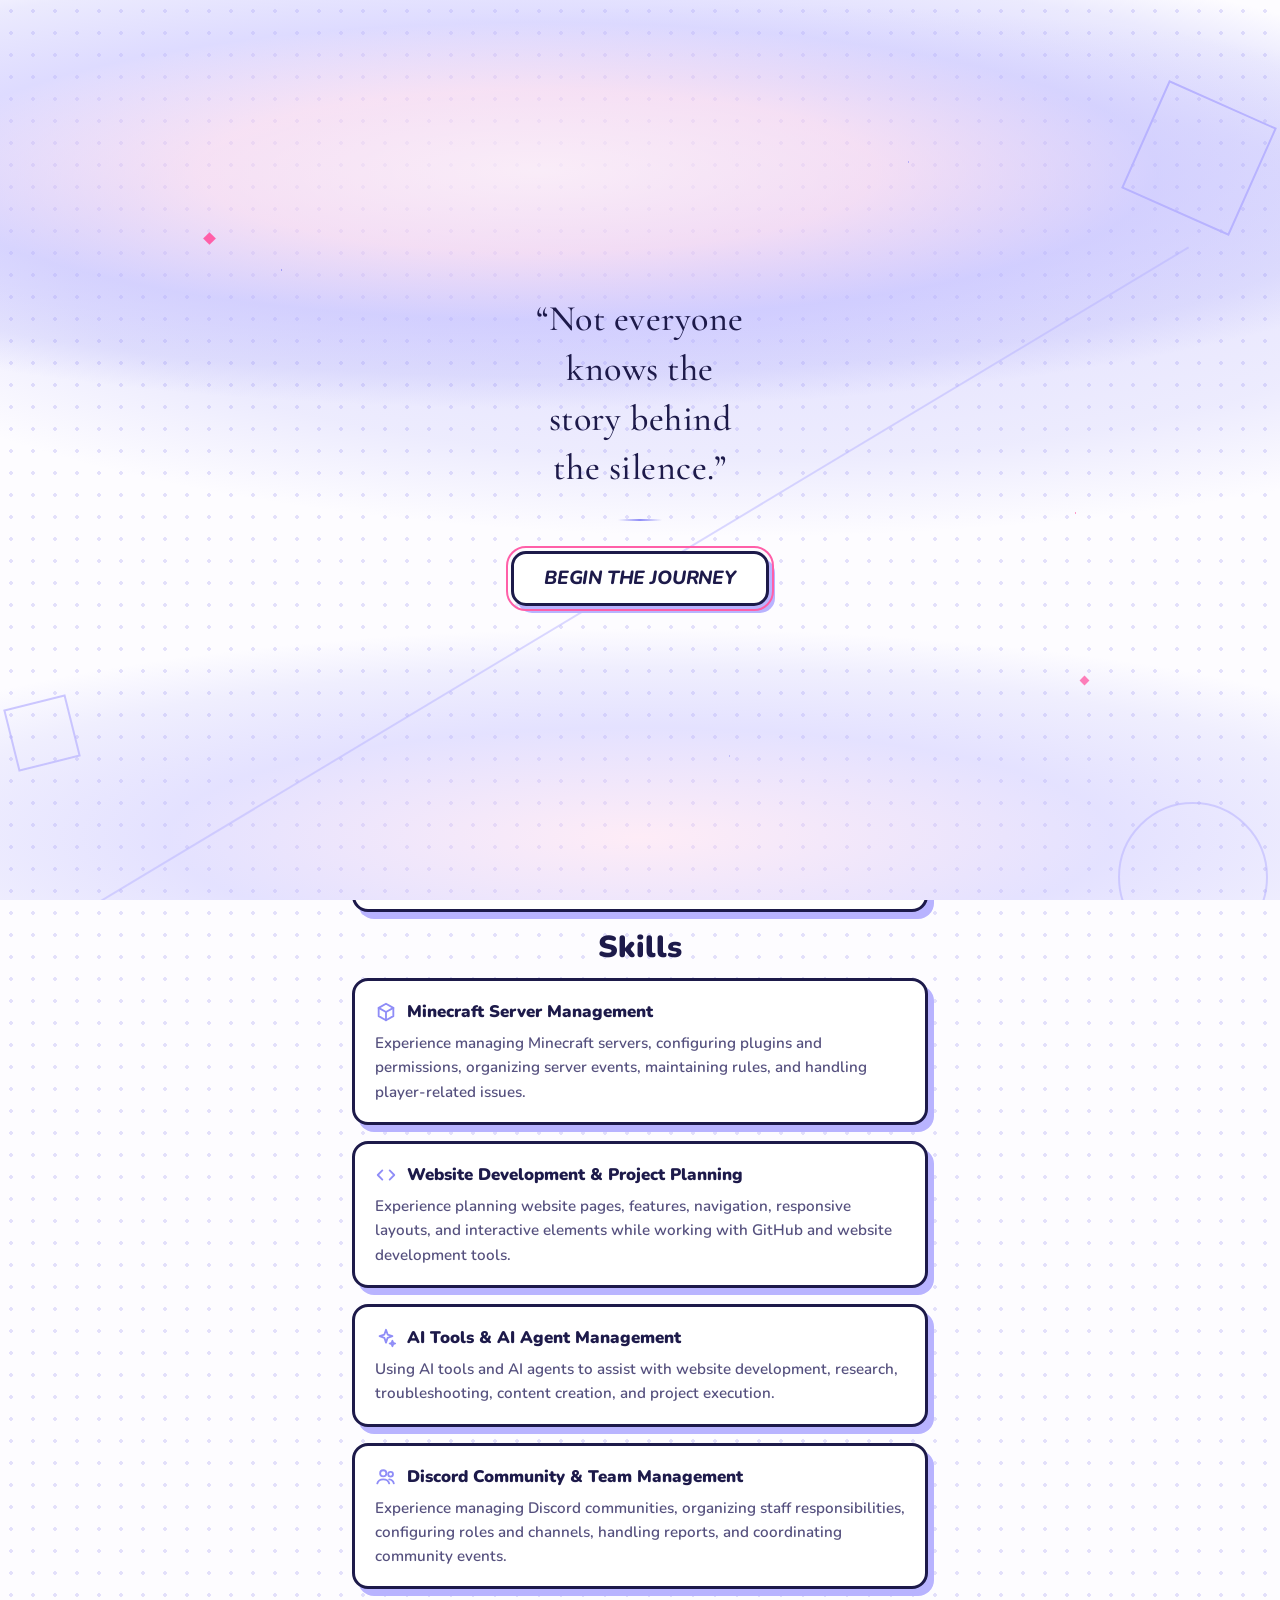
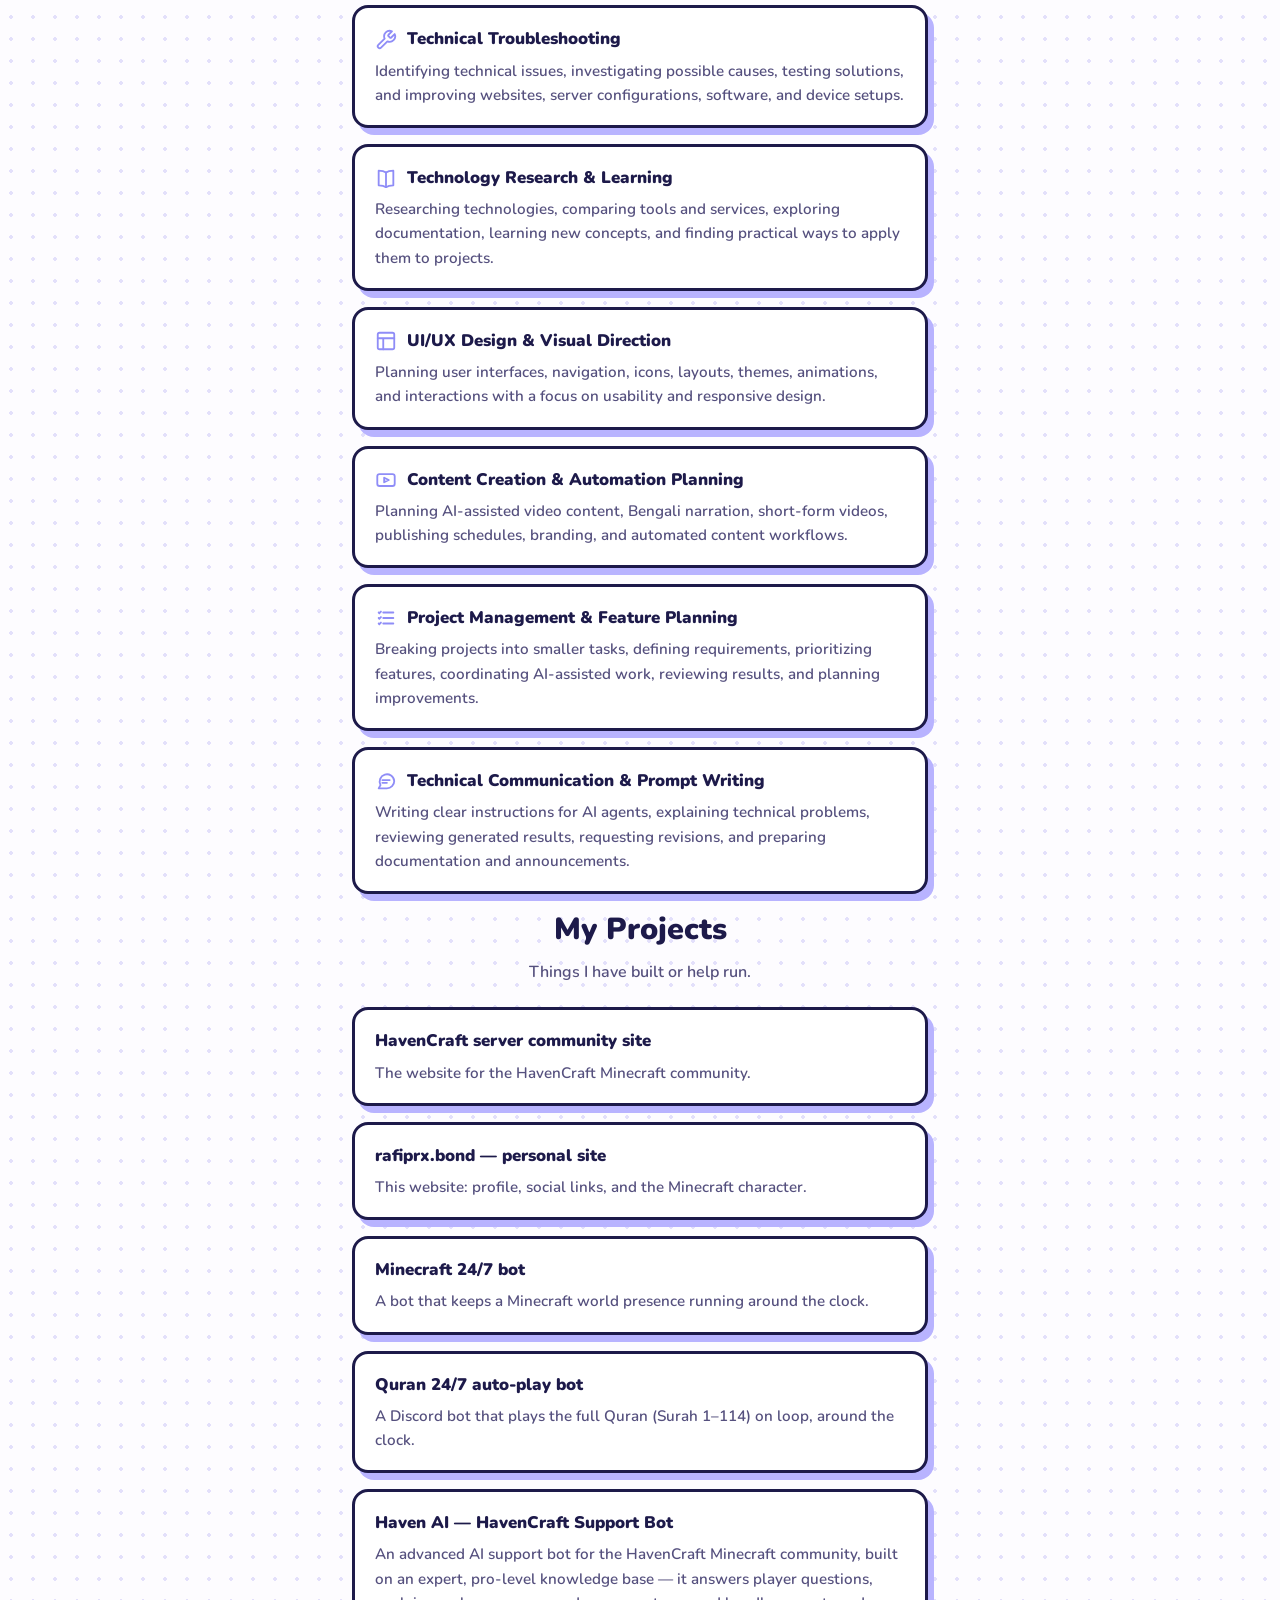
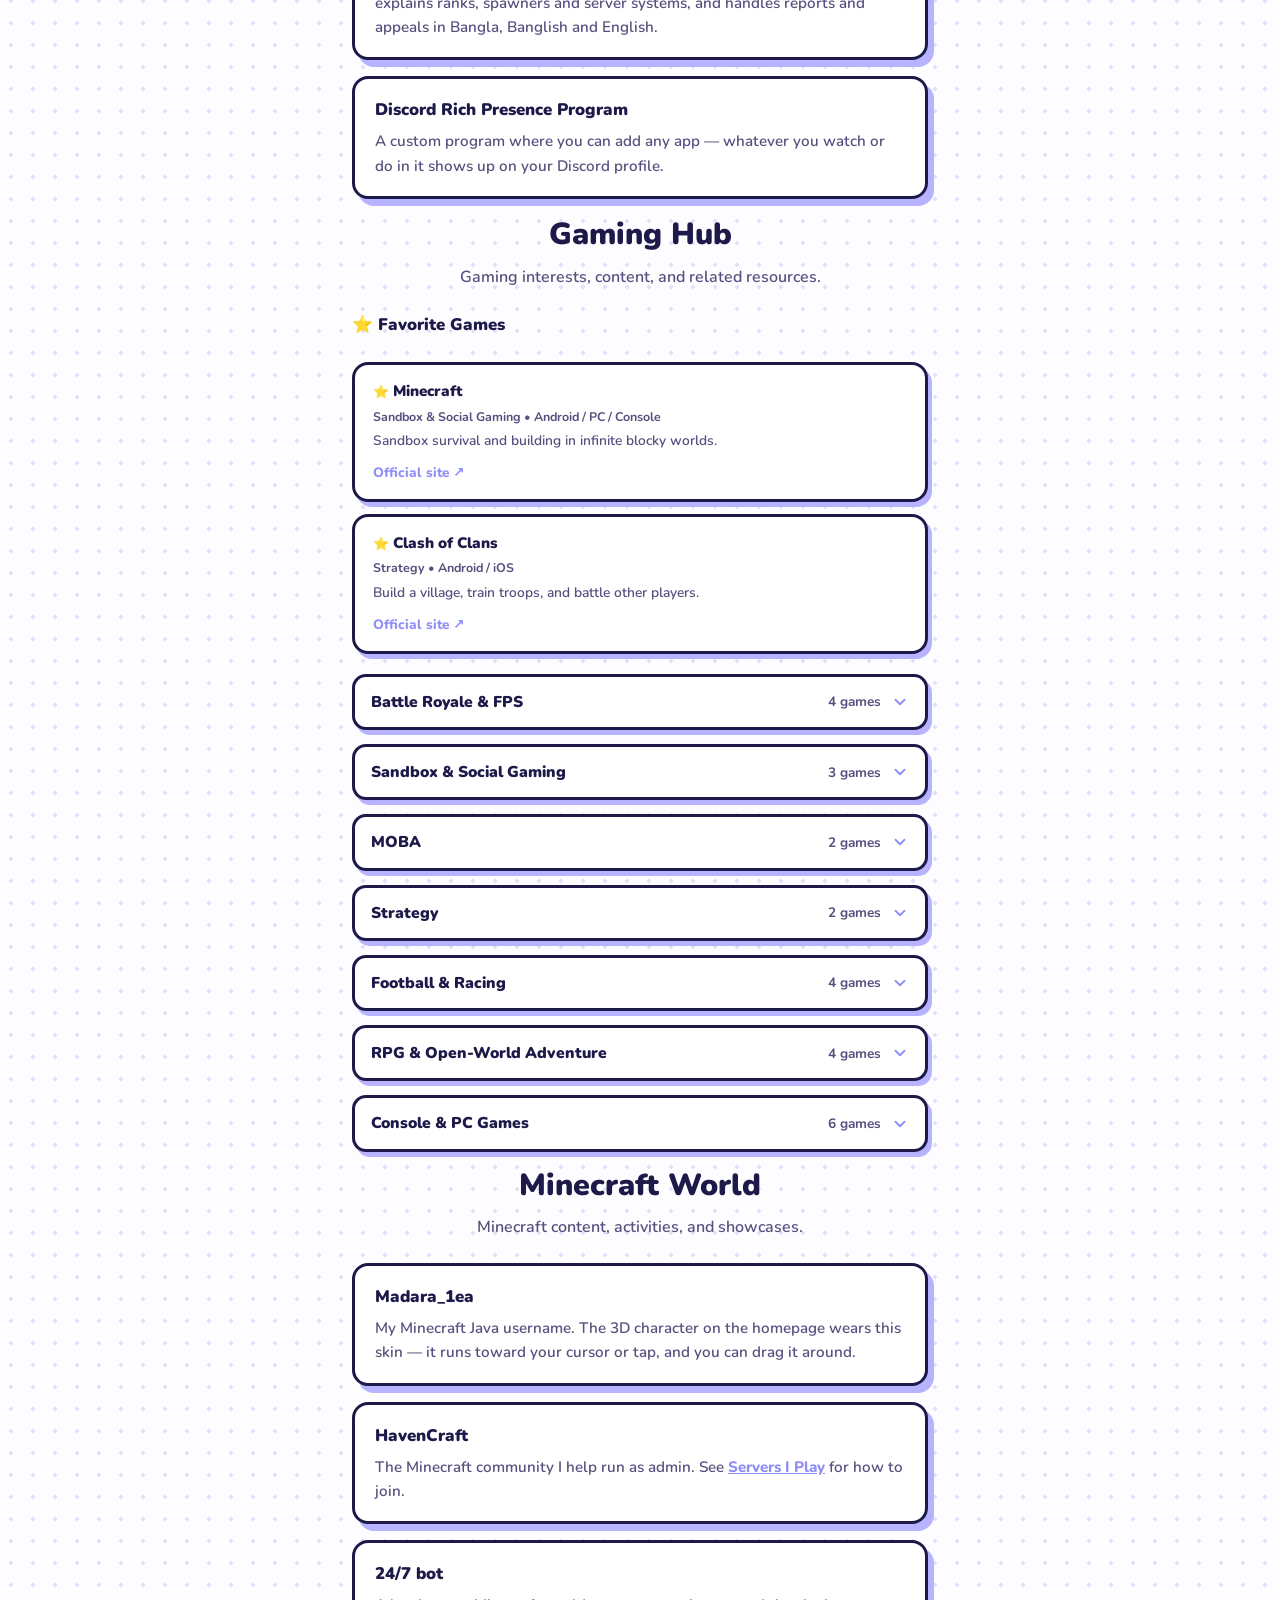
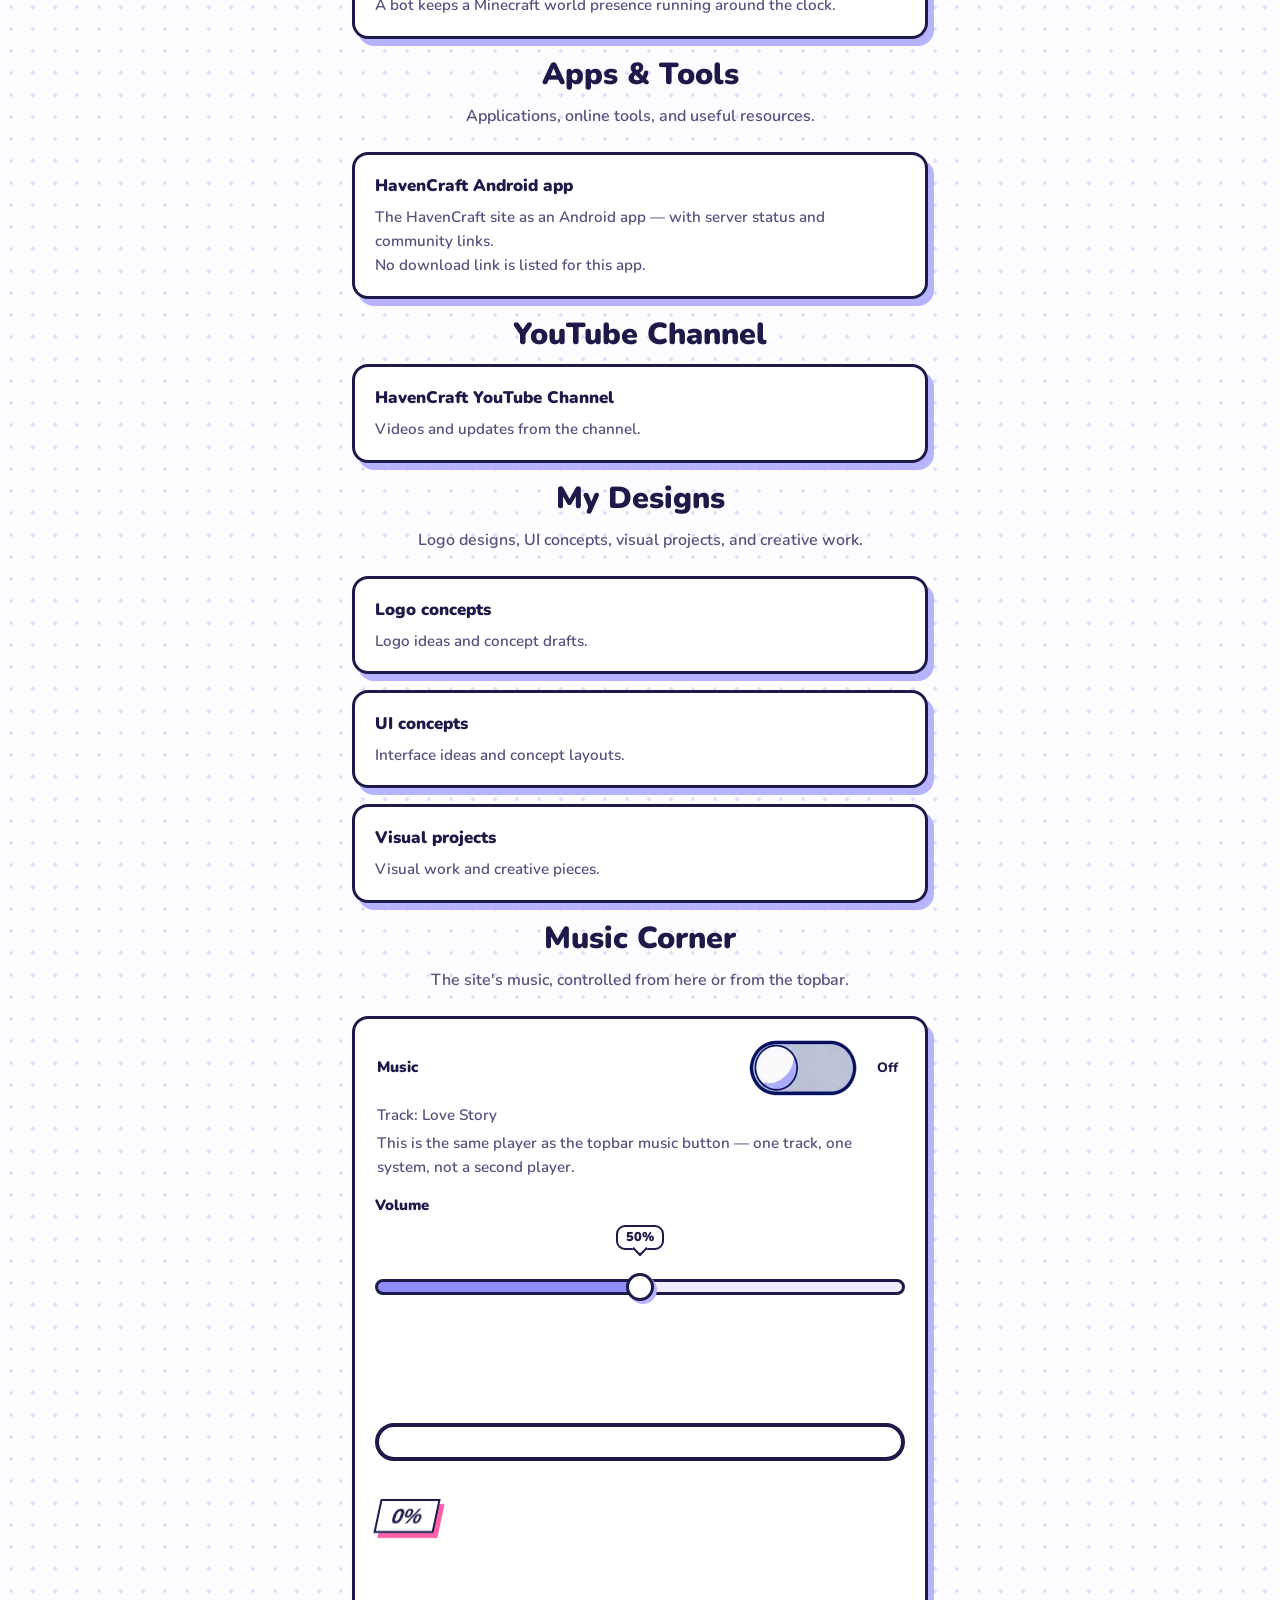
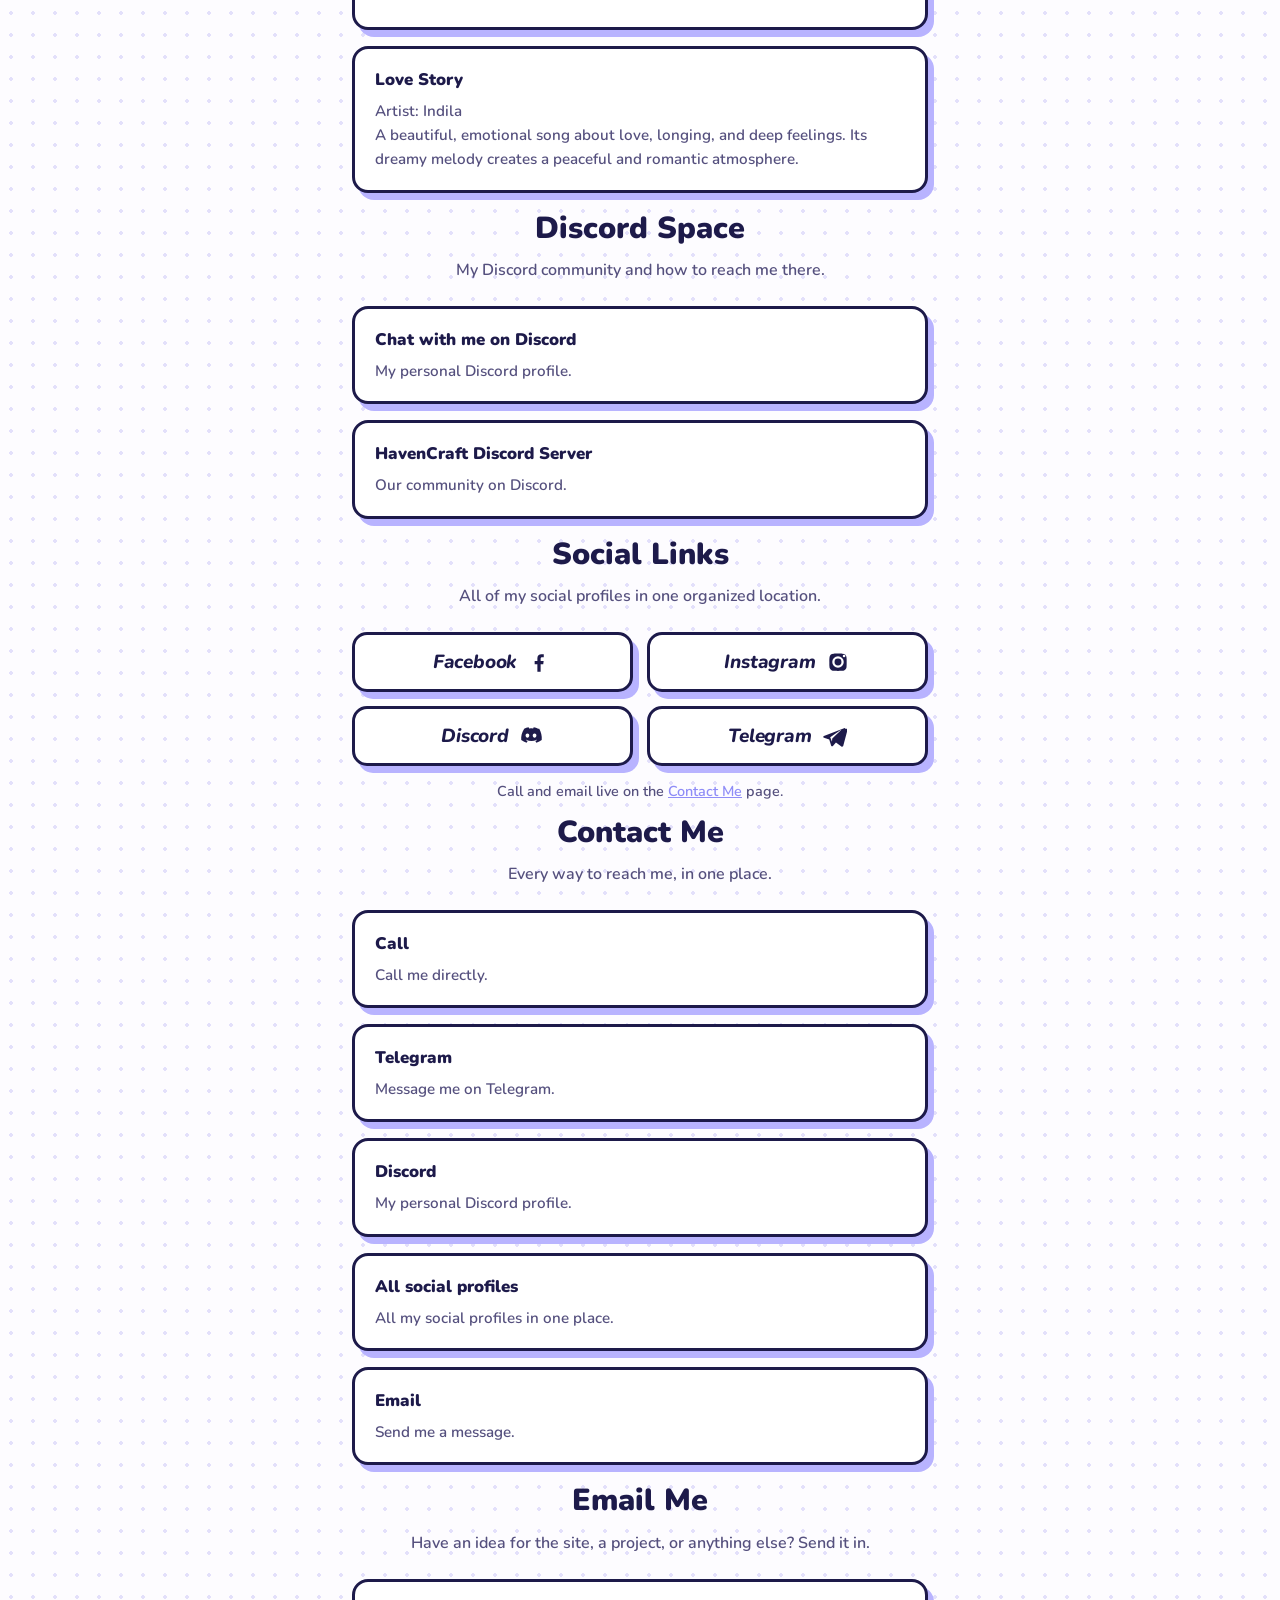
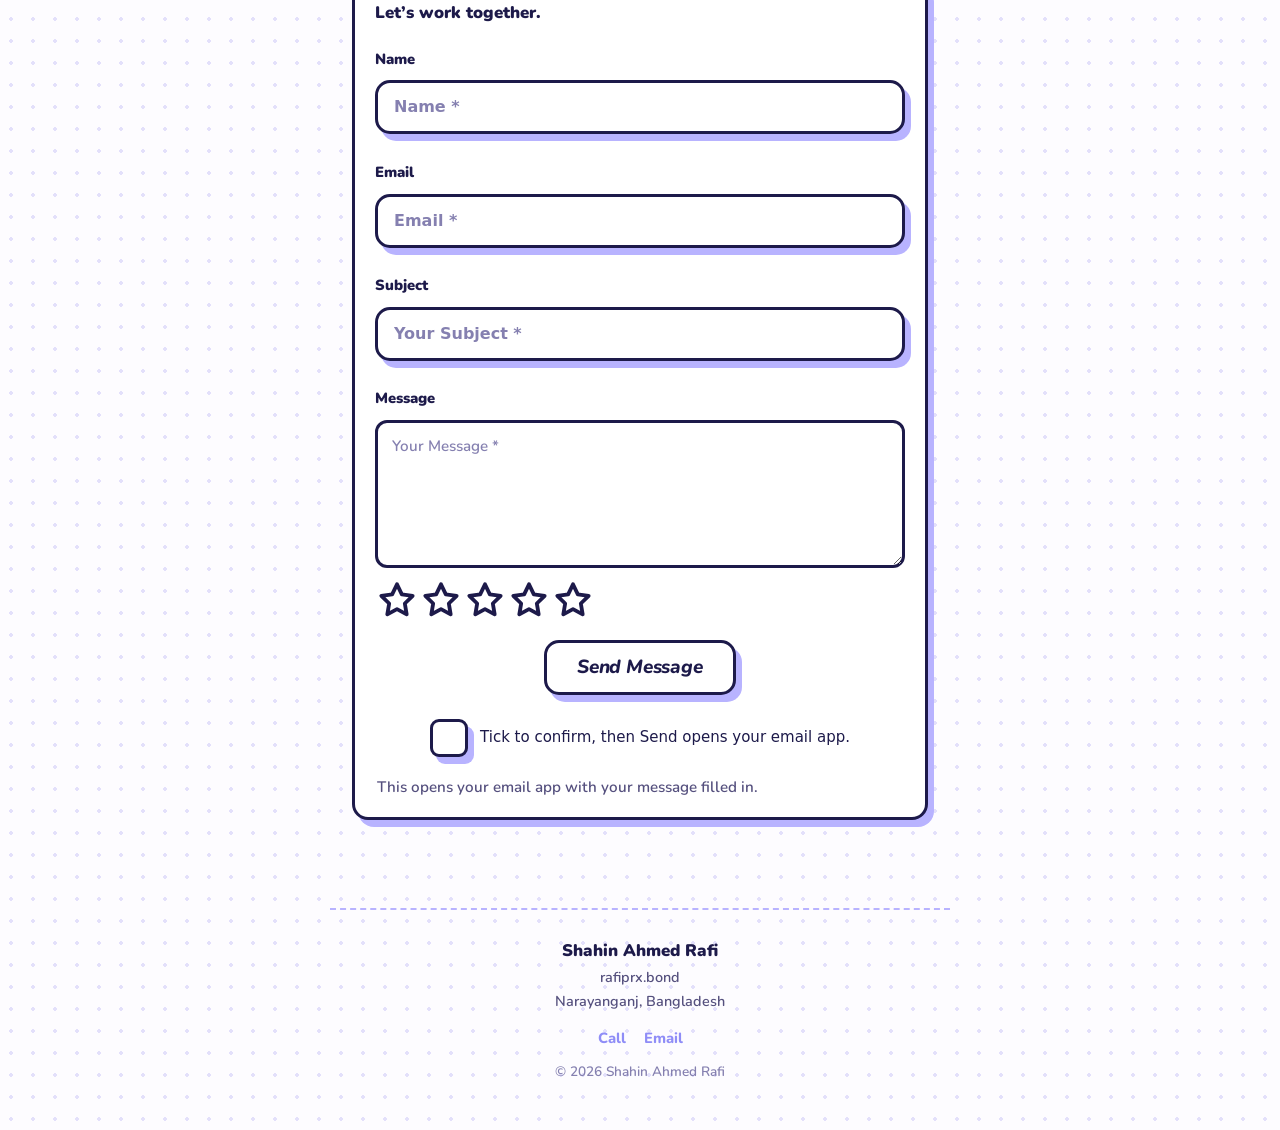
<file: index.html>
<!DOCTYPE html>
<html lang="en" data-theme="light">
<head>
<meta charset="UTF-8">
<meta name="viewport" content="width=device-width, initial-scale=1.0">
<title>About Me</title>
<meta name="description" content="Life is short focus on what truly matters, grow daily, and leave a positive impact.">
<link rel="icon" href="data:,">
<meta name="color-scheme" content="light dark">
<script>
/* Always open in Light theme on every fresh load — any previously saved
   theme is ignored and cleared, so Dark never carries over to the next visit.
   Switching to Dark still works for the current visit only. */
(function(){try{localStorage.removeItem('rafiprx-theme');}catch(e){}document.documentElement.setAttribute('data-theme','light');})();
</script>
<script>
/* Entry gate state before first paint: visitors who already entered in this
   tab session skip the Entry Page; everyone else sees it first. */
(function(){try{if(sessionStorage.getItem('rafiprx-entered')==='1'){document.documentElement.classList.add('entered');}else{document.documentElement.classList.add('gated');}}catch(e){document.documentElement.classList.add('gated');}})();
</script>
<link rel="preconnect" href="https://fonts.googleapis.com">
<link rel="preconnect" href="https://fonts.gstatic.com" crossorigin>
<link href="https://fonts.googleapis.com/css2?family=Cormorant+Garamond:ital,wght@0,500;0,600;1,500&family=Nunito:ital,wght@0,600;0,800;0,900;1,800;1,900&display=swap" rel="stylesheet">
<script defer src="assets/skinview3d.bundle.js"></script>
<style>
  /* Animated controls keep their own default colours; only layout widths are set here.
     The dark theme below re-skins them to match the page's dark paper. */
  :root{
    --sk-slider-width:100%;
    --sk-input-width:100%;
    --sk-progress-width:100%;
  }
  [data-theme="dark"]{
    --sk-ink:#f2f0ff; --sk-card:#262052; --sk-pri:#8f8df7; --sk-acc:#ff5fa8;
    --sk-soft:#3d3577; --sk-dim:#a49fd0; --sk-track:#453d85; --sk-sh:6px 7px 0 #14102c;
    --sk-btn-line:#f2f0ff; --sk-alt-line:#f2f0ff;
  }

  /* ---------- Page theme: white paper, lavender / violet line, pink accents ---------- */
  :root, :root[data-theme="light"]{
    color-scheme:light;
    --paper:#fdfcff; --paper-dot:#e3e0fb;
    --ink:#1d1a4a; --muted:#55507e; --faint:#8580b0;
    --lav:#8f8df7; --lav-soft:#b8b3ff; --lav-bg:#efedff;
    --pink:#ff5fa8; --pink-bg:#ffeef6;
    --card:#ffffff; --line:#1d1a4a;
    --shadow:6px 7px 0 var(--lav-soft);
    --focus:#7e22ce;
  }
  :root[data-theme="dark"]{
    color-scheme:dark;
    --paper:#16132e; --paper-dot:#241e4d;
    --ink:#f2f0ff; --muted:#c6c1ea; --faint:#a49fd0;
    --lav-bg:#241e4d; --card:#1f1a42; --line:#b8b3ff;
    --shadow:6px 7px 0 #0d0a22; --pink-bg:#3a1f38;
    --focus:#d8b4fe;
  }
  *{margin:0;padding:0;box-sizing:border-box}
  /* overscroll-behavior:none — no rubber-band travel past the top or
     bottom of the page; scrolling ends at the footer. */
  html{scroll-behavior:smooth;overflow-x:hidden;overscroll-behavior:none}
  /* The animated controls bleed a local effects canvas 160px past their box
     on every side (inside their shadow roots). Clipping — not hiding — the
     root's horizontal overflow keeps that bleed from widening the page,
     which on phones pushed the fixed top bar's right-hand buttons off
     screen. */
  @supports (overflow:clip){
    html{overflow-x:clip}
    body{overflow-x:clip}
  }
  /* The animated controls' effects canvases bleed ~160px past their hosts
     inside their shadow roots, which still inflated the body's scroll
     width on phones even with the root clipped. Clipping horizontal
     overflow at the top-level section containers stops the bleed from
     widening the page; the effects themselves still paint across the
     full screen width on phones, and the roaming character sits in its
     own fixed full-screen layer (below), so it is not clipped either. */
  #destViews, main.card, .site-footer, .entry-frame{overflow-x:clip}
  body{
    font-family:"Nunito",system-ui,-apple-system,"Segoe UI",sans-serif;
    font-weight:600;
    color:var(--ink);
    min-height:100vh;
    position:relative;
    overflow-x:hidden;
    line-height:1.55;
    background:
      radial-gradient(var(--paper-dot) 1.6px, transparent 1.7px) 0 0/22px 22px,
      var(--paper);
    transition:background-color .35s ease, color .35s ease;
  }
  a{color:var(--lav)}
  button,[role="button"]{min-height:36px}
  a:focus-visible, button:focus-visible{outline:2px solid var(--focus);outline-offset:3px}

  .card{position:relative;z-index:1;width:100%;max-width:620px;margin:0 auto;text-align:center;padding:clamp(72px,8vh,76px) 22px 72px}
  /* The hero card hosts the fixed 3D character: its stacking context sits
     above the destination sections, so the character always renders on top
     of section cards — never sliding under them. The top bar (z 60),
     settings (70), drawer (80) and entry gate (200) still stay above it. */
  #homeView{z-index:30}
  .card[hidden]{display:none}

  /* ---------- 3D avatar: fixed overlay, displayed at 27% via scale (~100px tall) ---------- */
  .avatar-wrap{position:relative;height:132px;width:104px;flex:0 0 104px}
  /* The roaming character lives inside this fixed, viewport-sized layer:
     inset:0 pins the layer itself to the screen, and overflow:hidden clips
     the character's transformed box inside it, so the character can never
     add scrollable height or width to the document. (A transformed fixed
     element fed the page's scrollable overflow in the phone WebView,
     opening a long empty void below the footer that grew as you scrolled.) */
  .char-layer{position:fixed;inset:0;overflow:hidden;pointer-events:none;z-index:40}
  /* The layer and wrapper stay pointer-events:none — roaming is driven by
     window-level listeners and the character never blocks a tap, click,
     link or form field underneath it. Only the canvas itself re-enables
     pointer events, so a press that lands on the character's own small
     displayed box (~78×100px) is captured by the character instead of
     passing through to the text below: hold and drag to lead it around —
     it runs after the pointer while the press lasts.
     touch-action:none makes a finger drag move it rather than scroll, and
     user-select / -webkit-touch-callout:none make sure pressing and
     holding the character can never select or call out page text. */
  .skin-viewer{width:min(74vw,290px);height:372px;margin:0;position:absolute;left:0;top:0;transform-origin:0 0;pointer-events:none}
  .skin-viewer .skin-ph{position:absolute;left:50%;top:8%;transform:translateX(-50%);width:125px;height:125px;border-radius:22px;pointer-events:none;display:none;animation:phPulse 1.6s ease-in-out infinite}
  @keyframes phPulse{0%,100%{opacity:.55}50%{opacity:1}}
  .skin-viewer canvas{width:100%;height:100%;display:block;border-radius:18px;pointer-events:auto;touch-action:none;user-select:none;-webkit-user-select:none;-webkit-touch-callout:none;cursor:grab}
  .skin-viewer canvas:active{cursor:grabbing}
  .skin-note{color:var(--muted);font-size:.9rem;padding:24px 10px}

  h1{font-size:clamp(1.35rem,4.6vw,1.9rem);font-weight:900;line-height:1.3;letter-spacing:-.01em;margin:26px 0 30px}

  /* ---------- hero top (approved mockup): name + roles + intro beside the
     character, quote under them, About cards directly below the quote ---------- */
  .hero-top{display:flex;align-items:center;gap:16px;text-align:left;margin-top:4px}
  .hero-text{flex:1 1 auto;min-width:0}
  .hero-name{font-size:clamp(1.65rem,6.2vw,2.45rem);font-weight:900;line-height:1.15;letter-spacing:-.01em}
  .hero-roles{margin-top:8px;font-weight:900;color:var(--lav);font-size:clamp(.9rem,3.3vw,1.03rem);line-height:1.45}
  .hero-intro{margin-top:8px;color:var(--muted);line-height:1.55;font-size:.97rem}

  /* ---------- social pills + contact halves (animated secondary buttons inside the original links) ---------- */
  .pills{display:flex;flex-direction:column;gap:14px;margin-top:38px}
  /* homepage social grid, as on the original site: 4 icon-only buttons in a row */
  .pills-grid{display:grid;grid-template-columns:repeat(4,1fr);gap:10px}
  .pills-grid .pill-link{display:flex;min-width:0}
  .pills-grid sakuga-button{flex:1 1 0;min-width:0}
  .pills-grid .pill-txt{display:none}
  .pills-grid .pill-link svg{width:30px;height:30px;margin:0;vertical-align:middle}
  .pill-link{display:inline-flex;text-decoration:none}
  .pill-link svg{width:26px;height:26px;fill:currentColor;vertical-align:-7px;margin-left:9px}
  /* Social Links: two rows of two equal-width pills — Facebook + Instagram
     on the first row, Discord + Telegram on the second. */
  .dest-social{display:grid;grid-template-columns:1fr 1fr;gap:14px;margin-top:6px}
  .dest-social .pill-link{display:flex;min-width:0}
  .dest-social .pill-link sakuga-button{flex:1 1 0;min-width:0}
  .contact-split{display:flex;gap:14px;margin-top:26px}
  .contact-half{flex:1 1 0;min-width:0;display:flex;text-decoration:none}
  .contact-half sakuga-button{flex:1 1 0;min-width:0}
  .contact-half svg{width:20px;height:20px;fill:currentColor;vertical-align:-4px;margin-right:7px}
  .contact-half svg[fill="none"]{fill:none;stroke:currentColor}

  /* ---------- top bar ---------- */
  .topbar{position:fixed;top:0;left:0;right:0;height:56px;z-index:60;display:flex;align-items:center;justify-content:space-between;padding:0 12px}
  .topbar-right{display:flex;align-items:center;gap:10px}
  .topbar-btn{position:relative;width:42px;height:42px;border-radius:50%;background:var(--card);border:2.5px solid var(--line);color:var(--ink);cursor:pointer;display:flex;align-items:center;justify-content:center;transition:transform .18s ease;flex:0 0 42px;font-family:inherit}
  .topbar-btn:active{transform:scale(.94)}
  .topbar-btn svg{width:21px;height:21px}
  .theme-toggle svg{position:absolute;inset:0;margin:auto;transition:opacity .45s ease,transform .45s ease}
  .theme-toggle .ic-moon{opacity:1;transform:rotate(0deg) scale(1)}
  .theme-toggle .ic-sun{opacity:0;transform:rotate(-90deg) scale(.5)}
  :root[data-theme="light"] .theme-toggle .ic-moon{opacity:0;transform:rotate(90deg) scale(.5)}
  :root[data-theme="light"] .theme-toggle .ic-sun{opacity:1;transform:rotate(0deg) scale(1)}
  /* Mute slash: the A(top-left) -> D(bottom-right) diagonal, built from two
     halves. Muting: one half draws in from corner A, the other from corner
     D, and they meet at the centre. Unmuting: the halves split at the
     centre and slide back out to A and D until the line is gone. Each half
     is a 17px bar rotated 45deg about its outer (corner) end, so scaleX
     grows/shrinks it along the diagonal from that corner. Both halves lie
     on the same diagonal through the button centre, and at full length
     each one runs ~3px PAST the centre, so the two overlap there: the
     muted slash is one continuous stick with no gap, no step and no
     pinched joint. The meeting ends are square-cut for the same reason —
     only the outer, corner ends are rounded. */
  .music-btn .slash{position:absolute;inset:0;pointer-events:none}
  .music-btn .slash i{position:absolute;width:17px;height:2.5px;background:currentColor;transition:transform .28s ease}
  .music-btn .slash .s-a{left:50%;top:50%;margin-left:-9.9px;margin-top:-11.15px;border-radius:2px 0 0 2px;transform-origin:0 50%;transform:rotate(45deg) scaleX(0)}
  .music-btn .slash .s-d{left:50%;top:50%;margin-left:-7.1px;margin-top:8.65px;border-radius:0 2px 2px 0;transform-origin:100% 50%;transform:rotate(45deg) scaleX(0)}
  .music-btn.muted .slash .s-a,.music-btn.muted .slash .s-d{transform:rotate(45deg) scaleX(1)}
  #settingsBtn svg{transition:transform .35s ease}
  #settingsBtn[aria-expanded="true"] svg{transform:rotate(45deg)}

  /* ---------- settings panel ---------- */
  .settings{position:fixed;top:64px;right:12px;z-index:70;width:min(264px,82vw);background:var(--card);border:3px solid var(--line);border-radius:18px;box-shadow:var(--shadow);padding:14px;text-align:left}
  .settings[hidden]{display:none}
  .set-row{display:flex;align-items:center;justify-content:space-between;gap:12px;padding:4px 2px}
  .set-label{font-weight:900;font-size:.95rem}
  .set-note{font-size:.8rem;color:var(--muted);padding:4px 2px 0;line-height:1.5}
  .set-sep{height:2px;background:var(--lav-soft);margin:10px 0;opacity:.7;border-radius:2px}
  .switch-state{font-size:.85rem;font-weight:800;min-width:26px}
  .toggle-cell{display:inline-flex;align-items:center;gap:10px}

  /* native switch fallback (built by JS only if the animated toggle fails to load) */
  .switch{display:inline-flex;align-items:center;gap:8px;background:var(--card);border:2.5px solid var(--line);border-radius:999px;padding:5px 10px 5px 5px;cursor:pointer;color:var(--ink);font:inherit;font-size:.85rem;font-weight:800}
  .switch .track{width:34px;height:19px;border-radius:999px;background:var(--lav-bg);position:relative;transition:background .2s ease;flex:0 0 34px;border:2px solid var(--line)}
  .switch .track::after{content:"";position:absolute;top:1px;left:2px;width:13px;height:13px;border-radius:50%;background:var(--card);border:2px solid var(--line);transition:left .2s ease}
  .switch[aria-checked="true"] .track{background:var(--lav)}
  .switch[aria-checked="true"] .track::after{left:15px}

  /* native radio fallback */
  .fb-radio{display:flex;gap:10px;align-items:center;padding:9px 2px;font-weight:800;cursor:pointer;min-height:40px}
  .fb-radio input{width:22px;height:22px;accent-color:var(--lav);flex:none}

  /* scroll reveal (kept from the original page) */
  .rv{opacity:0;transform:translateY(18px);transition:opacity .7s ease,transform .7s ease}
  .rv.in{opacity:1;transform:none}

  @media (max-width:480px){
    .avatar-wrap{height:124px;width:92px;flex-basis:92px}
    .skin-viewer{height:336px}
    h1{margin:22px 0 26px}
  }

  /* ================= Entry Page (mobile-first) ================= */
  html.gated body{overflow:hidden}
  .entry{display:none}
  html.gated .entry{
    display:flex;align-items:center;justify-content:center;
    position:fixed;inset:0;z-index:200;
    background:
      radial-gradient(var(--paper-dot) 1.6px, transparent 1.7px) 0 0/22px 22px,
      var(--paper);
    opacity:1;transition:opacity .5s ease;
  }
  .entry.leaving{opacity:0;pointer-events:none}
  .entry-frame{position:relative;width:100%;height:100%;overflow:hidden;isolation:isolate;display:flex;align-items:center;justify-content:center}
  /* The glow bands are painted as background layers on this box itself:
     as separate oversized divs their boxes stuck out past the frame and
     widened the whole page sideways on phones. Same soft lavender/pink
     glow, nothing outside the frame. */
  .entry-art{position:absolute;inset:0;z-index:0;overflow:hidden;background:
    radial-gradient(ellipse 88% 30% at 42% 19%, rgba(255,238,246,.75) 0%, rgba(255,214,235,.5) 30%, rgba(184,179,255,.45) 55%, rgba(143,141,247,.16) 76%, transparent 88%),
    radial-gradient(ellipse 96% 38% at 58% 30%, rgba(184,179,255,.38) 0%, rgba(143,141,247,.15) 55%, transparent 78%),
    radial-gradient(ellipse 82% 27% at 50% 93%, rgba(255,214,235,.42) 0%, rgba(184,179,255,.36) 45%, rgba(143,141,247,.12) 70%, transparent 86%)}
  .entry-art .dust{position:absolute;inset:0;background-image:
      radial-gradient(1.6px 1.6px at 22% 30%, rgba(143,141,247,.75) 50%, transparent 51%),
      radial-gradient(1.2px 1.2px at 71% 18%, rgba(143,141,247,.55) 50%, transparent 51%),
      radial-gradient(1.3px 1.3px at 84% 57%, rgba(255,95,168,.6) 50%, transparent 51%),
      radial-gradient(1.1px 1.1px at 14% 68%, rgba(255,95,168,.5) 50%, transparent 51%),
      radial-gradient(1.5px 1.5px at 57% 84%, rgba(143,141,247,.45) 50%, transparent 51%),
      radial-gradient(1px 1px at 40% 12%, rgba(143,141,247,.5) 50%, transparent 51%)}
  .entry-art .geo{position:absolute;border:2px solid var(--lav-soft)}
  .entry-art .geo.sq1{width:118px;height:118px;top:11%;right:22px;transform:rotate(24deg)}
  .entry-art .geo.sq2{width:64px;height:64px;bottom:15%;left:10px;transform:rotate(-14deg);opacity:.7}
  .entry-art .geo.ring{width:150px;height:150px;border-radius:50%;bottom:-52px;right:12px;opacity:.55}
  .entry-art .geo.line{width:100%;height:0;border:none;border-top:2px solid var(--lav-soft);top:64%;left:0;transform:rotate(-31deg);opacity:.5}
  .entry-art .geo.dia{width:9px;height:9px;top:26%;left:16%;transform:rotate(45deg);background:var(--pink);border:none}
  .entry-art .geo.dia.d2{top:auto;left:auto;bottom:24%;right:15%;width:7px;height:7px;opacity:.8}
  .entry-inner{position:relative;z-index:1;text-align:center;padding:34px 30px;max-width:340px}
  .entry-quote{font-family:"Cormorant Garamond",Georgia,"Times New Roman",serif;font-weight:500;font-size:clamp(1.78rem,7.4vw,2.25rem);line-height:1.38;letter-spacing:.015em;color:var(--ink);text-wrap:balance;animation:entryRise .9s ease both .1s}
  .entry-rule{width:44px;height:2px;margin:26px auto 30px;background:linear-gradient(90deg,transparent,var(--lav),transparent);animation:entryRise .9s ease both .25s}
  .entry-btn-wrap{display:inline-block;animation:entryRise .9s ease both .4s}
  @keyframes entryRise{from{opacity:0;transform:translateY(16px)}to{opacity:1;transform:none}}
  @media (max-height:560px){.entry-quote{font-size:1.55rem}.entry-inner{padding:22px 24px}}

  /* ================= navigation drawer ================= */
  .drawer-backdrop{position:fixed;inset:0;z-index:75;background:rgba(10,6,32,.55)}
  .drawer-backdrop[hidden]{display:none}
  .drawer{position:fixed;top:0;left:0;bottom:0;height:100vh;height:100dvh;width:min(320px,88vw);z-index:80;background:var(--card);border-right:3px solid var(--line);box-shadow:var(--shadow);overflow-y:auto;overscroll-behavior:contain;display:none;transform:translateX(-105%);pointer-events:none;transition:transform .28s ease}
  .drawer.open{transform:translateX(0);pointer-events:auto}
  .drawer-head{display:flex;align-items:center;justify-content:space-between;gap:12px;padding:16px;border-bottom:2.5px dashed var(--lav-soft)}
  .drawer-brand{display:flex;align-items:center;gap:12px;text-decoration:none;color:var(--ink);min-width:0}
  .drawer-brand img{width:48px;height:48px;border-radius:14px;flex:0 0 48px;border:2px solid var(--line)}
  .drawer-brand-text{display:flex;flex-direction:column;line-height:1.25;min-width:0}
  .drawer-brand-text strong{font-size:1rem;letter-spacing:.02em;font-weight:900}
  .drawer-brand-text small{font-size:.8rem;color:var(--muted);overflow:hidden;text-overflow:ellipsis;white-space:nowrap;font-weight:700}
  .drawer-tabs{display:flex;justify-content:center;padding:14px 12px 4px}
  .drawer-cats{padding:10px 12px 20px}
  .drawer-cat{margin-bottom:6px}
  .drawer-cat-btn{width:100%;display:flex;align-items:center;gap:12px;background:transparent;border:0;color:var(--ink);font:inherit;font-weight:900;font-size:.98rem;text-align:left;padding:11px 10px;border-radius:12px;cursor:pointer;transition:background .18s ease}
  .drawer-cat-btn:hover{background:var(--lav-bg)}
  .drawer-cat-btn svg{width:22px;height:22px;flex:0 0 22px;color:var(--lav)}
  .drawer-cat-btn .chev{width:18px;height:18px;flex:0 0 18px;margin-left:auto;color:var(--faint);transition:transform .25s ease}
  .drawer-cat-btn[aria-expanded="true"] .chev{transform:rotate(180deg)}
  .drawer-items{display:grid;grid-template-rows:0fr;transition:grid-template-rows .28s ease}
  .drawer-items.open{grid-template-rows:1fr}
  .drawer-items ul{overflow:hidden;min-height:0;list-style:none;margin:0;padding:0}
  .drawer-link{display:block;margin:2px 0 2px 34px;padding:10px 12px;border-radius:10px;color:var(--ink);text-decoration:none;font-size:.94rem;font-weight:700;transition:background .18s ease}
  .drawer-link:hover{background:var(--lav-bg)}
  .drawer-link[aria-current="page"]{background:var(--lav-bg);font-weight:900}
  .drawer-foot{border-top:2.5px dashed var(--lav-soft);padding:12px 16px}
  .drawer-foot .drawer-link{margin:2px 0}
  .drawer-standalone{display:flex;align-items:center;gap:12px;margin:2px 0 6px;padding:11px 10px;border-radius:12px;color:var(--ink);text-decoration:none;font-size:.98rem;font-weight:900;transition:background .18s ease}
  .drawer-standalone:hover{background:var(--lav-bg)}
  .drawer-standalone svg{width:22px;height:22px;flex:0 0 22px;color:var(--lav)}
  .drawer-standalone[aria-current="page"]{background:var(--lav-bg)}

  /* ================= destination views ================= */
  #destViews{position:relative;z-index:1;width:100%;max-width:620px;margin:0 auto;padding:clamp(72px,8vh,76px) 22px 72px}
  #destViews.home-scroll{padding-top:2px}
  .card.home-top{padding-bottom:16px}
  .dest{text-align:left;scroll-margin-top:66px}
  .dest[hidden]{display:none}
  .dest h2{font-size:clamp(1.4rem,5vw,1.9rem);font-weight:900;line-height:1.3;text-align:center;margin:10px 0}
  .dest-intro{color:var(--muted);text-align:center;margin-bottom:22px;line-height:1.6}
  .dest-note{color:var(--muted);font-size:.9rem;text-align:center;margin-top:14px;line-height:1.6}
  .dest-muted{color:var(--muted)}
  .dest-card{position:relative;background:var(--card);border:3px solid var(--line);border-radius:16px;box-shadow:var(--shadow);padding:18px 20px;margin-bottom:16px}
  .dest-card h3{font-size:1.05rem;margin-bottom:6px;font-weight:900}
  .dest-card p{color:var(--muted);line-height:1.6;font-size:.95rem}
  .dest-card p strong{color:var(--ink)}
  .dest-card a{color:var(--lav);font-weight:800}
  a.dest-card{display:block;color:var(--ink);text-decoration:none}
  a.dest-card-link{transition:transform .18s ease}
  a.dest-card-link:hover{transform:translateY(-2px)}
  a.dest-card-link:focus-visible{outline:2px solid var(--focus);outline-offset:3px}
  .ph-note{border:2.5px dashed var(--lav-soft);border-radius:12px;padding:13px 15px;color:var(--muted);font-size:.9rem;line-height:1.55;margin-bottom:14px;background:var(--card)}
  .skill-head{display:flex;align-items:center;gap:10px;margin-bottom:6px}
  .skill-head svg{width:22px;height:22px;flex:0 0 22px;color:var(--lav)}
  .skill-head h3{margin-bottom:0}
  #view-about .dest-intro{font-size:.88rem}

  /* ================= footer (bottom of the home scroll page) ================= */
  .site-footer{position:relative;z-index:1;max-width:620px;margin:0 auto;padding:28px 22px 48px;text-align:center;border-top:2.5px dashed var(--lav-soft)}
  .site-footer[hidden]{display:none}
  .foot-name{font-weight:900;font-size:1.05rem}
  .foot-line{color:var(--muted);font-size:.9rem;margin-top:2px}
  .foot-links{display:flex;flex-wrap:wrap;gap:8px 18px;justify-content:center;margin:14px 0 12px}
  .foot-links a{color:var(--lav);font-weight:800;text-decoration:none;font-size:.92rem}
  .foot-links a:hover{text-decoration:underline}
  .foot-copy{color:var(--faint);font-size:.85rem}

  /* ================= gaming hub ================= */
  .gh-favs{margin-bottom:20px;scroll-margin-top:72px}
  .gh-favs-title{font-size:1.05rem;margin:0 0 12px;font-weight:900}
  .gh-cat{margin-bottom:14px;scroll-margin-top:72px}
  .gh-cat-head{width:100%;display:flex;align-items:center;gap:10px;background:var(--card);border:3px solid var(--line);border-radius:14px;box-shadow:4px 5px 0 var(--lav-soft);padding:13px 16px;color:var(--ink);font:inherit;font-weight:900;font-size:.98rem;text-align:left;cursor:pointer}
  .gh-cat-head .gh-count{margin-left:auto;color:var(--muted);font-size:.85rem;font-weight:700}
  .gh-cat-head .gh-chev{width:18px;height:18px;flex:0 0 18px;color:var(--lav);transition:transform .25s ease}
  .gh-cat-head[aria-expanded="true"] .gh-chev{transform:rotate(180deg)}
  .gh-items{display:grid;grid-template-rows:0fr;transition:grid-template-rows .28s ease}
  .gh-items.open{grid-template-rows:1fr}
  .gh-items > div{overflow:hidden;min-height:0}
  .gh-grid{display:grid;gap:12px;grid-template-columns:1fr;padding-top:12px}
  .gh-card{position:relative;background:var(--card);border:3px solid var(--line);border-radius:16px;box-shadow:4px 5px 0 var(--lav-soft);overflow:hidden;display:flex;flex-direction:column}
  .gh-body{padding:16px 18px;display:flex;flex-direction:column;gap:6px;flex:1}
  .gh-body h4{font-size:.95rem;margin:0;line-height:1.35;font-weight:900}
  .gh-favstar{font-size:.85em}
  .gh-meta{font-size:.78rem;color:var(--muted);line-height:1.4;font-weight:700}
  .gh-body p{font-size:.86rem;color:var(--muted);line-height:1.5;margin:0;flex:1}
  .gh-link{align-self:flex-start;color:var(--lav);font-weight:800;font-size:.85rem;text-decoration:none;margin-top:4px}
  .gh-link:hover{text-decoration:underline}
  .gh-note{font-size:.8rem;color:var(--warn,#b97e06);margin-top:4px;font-weight:700}

  /* ================= Access Denied ================= */
  .denied{text-align:center;padding:38px 8px 22px;display:flex;flex-direction:column;align-items:center}
  .denied-icon{width:94px;height:94px;border-radius:50%;background:var(--card);border:3px solid var(--line);box-shadow:var(--shadow);display:flex;align-items:center;justify-content:center;margin-bottom:20px}
  .denied-icon svg{width:44px;height:44px;color:var(--ink)}
  .denied h2{margin:0 0 6px}
  .denied-sub{font-size:1.06rem;font-weight:800;color:var(--ink);margin:0 0 10px}
  .denied-msg{color:var(--muted);line-height:1.6;font-size:.95rem;max-width:430px;margin:0 0 22px}

  /* ================= forms ================= */
  .dest-form{display:flex;flex-direction:column;gap:10px}
  .field-label{font-weight:900;font-size:.92rem;margin-top:6px}
  .field{width:100%;background:var(--card);border:3px solid var(--line);border-radius:12px;padding:12px 14px;color:var(--ink);font:inherit;font-size:.95rem;font-weight:600;resize:vertical}
  .field::placeholder{color:var(--faint)}
  .fb-input{width:100%;min-height:46px;border:3px solid var(--line);border-radius:12px;background:var(--card);color:var(--ink);padding:8px 12px;font:inherit;font-weight:600}
  .fb-range{width:100%;accent-color:var(--lav);height:40px}
  .fb-bar{height:16px;border:3px solid var(--line);border-radius:999px;background:var(--lav-bg);overflow:hidden}
  .fb-bar-fill{height:100%;width:0%;background:var(--lav);transition:width .15s linear}
  .fb-check{display:flex;gap:10px;align-items:flex-start;padding:9px 0;font-weight:700;cursor:pointer;min-height:40px}
  .fb-check input{width:22px;height:22px;accent-color:var(--lav);flex:none;margin-top:1px}
  .fb-stars{display:flex;gap:4px}
  .fb-stars button{background:none;border:none;font-size:2rem;line-height:1;cursor:pointer;color:var(--lav-soft);padding:4px;min-width:44px;min-height:44px;font-family:inherit}
  .fb-stars button.on{color:var(--pink)}
  .form-btn-row{display:flex;justify-content:center;margin-top:8px}
  /* small confirm tick-box directly under the Send button */
  .consent-row{display:flex;justify-content:center;margin-top:10px;padding:4px 8px;font-size:.88rem;border-radius:12px}
  .consent-row.pulse{animation:consentPulse .45s ease-in-out 2}
  @keyframes consentPulse{0%,100%{box-shadow:0 0 0 0 rgba(255,95,168,0)}50%{box-shadow:0 0 0 5px rgba(255,95,168,.5)}}
  .music-ctl{margin-top:14px}
  .music-ctl .f-label{display:block;font-weight:900;margin:0 0 8px;font-size:.93rem}
  /* Volume control: native range (the animated slider's thumb detached from
     its track on touch). The % bubble rides above the thumb with clear
     space under the label, and the track fills up to the thumb. */
  .vol-wrap{position:relative;padding-top:40px}
  .vol-bubble{position:absolute;top:0;left:50%;transform:translateX(-50%);background:var(--card);border:2.5px solid var(--line);border-radius:9px;padding:2px 8px;font-size:.8rem;font-weight:900;line-height:1.35;white-space:nowrap;pointer-events:none}
  .vol-bubble::after{content:"";position:absolute;left:50%;bottom:-6px;width:9px;height:9px;background:var(--card);border-right:2.5px solid var(--line);border-bottom:2.5px solid var(--line);transform:translateX(-50%) rotate(45deg)}
  .vol-range{-webkit-appearance:none;appearance:none;display:block;width:100%;height:44px;background:transparent;cursor:pointer;--vol-p:50%}
  .vol-range::-webkit-slider-runnable-track{height:16px;border-radius:999px;border:3px solid var(--line);background:linear-gradient(90deg,var(--lav) var(--vol-p),var(--lav-bg) var(--vol-p))}
  .vol-range::-webkit-slider-thumb{-webkit-appearance:none;appearance:none;width:28px;height:28px;border-radius:50%;background:var(--card);border:3px solid var(--line);box-shadow:3px 3px 0 var(--lav-soft);margin-top:-9px;cursor:grab}
  .vol-range::-moz-range-track{height:16px;border-radius:999px;border:3px solid var(--line);background:var(--lav-bg)}
  .vol-range::-moz-range-progress{height:10px;border-radius:999px;background:var(--lav)}
  .vol-range::-moz-range-thumb{width:22px;height:22px;border-radius:50%;background:var(--card);border:3px solid var(--line);box-shadow:3px 3px 0 var(--lav-soft);cursor:grab}
  .vol-range:focus-visible{outline:2px solid var(--focus);outline-offset:4px}
  .progress-pad{padding:44px 0 64px;display:flex;justify-content:center}
  #fbToast{position:fixed;left:14px;bottom:14px;z-index:90;background:var(--card);color:var(--ink);border:3px solid var(--line);border-radius:14px;box-shadow:var(--shadow);padding:12px 16px;font-weight:900;max-width:min(320px,86vw)}
  sakuga-toast{position:fixed;left:14px;bottom:14px;z-index:85}
  sakuga-button:not(:defined){display:inline-block;padding:13px 26px;border:3px solid var(--line);border-radius:15px;background:var(--card);color:var(--ink);font-weight:900;font-style:italic;cursor:pointer;min-height:48px;box-shadow:var(--shadow);text-align:center}
  sakuga-tabs:not(:defined){display:flex;gap:8px;flex-wrap:wrap}
  sakuga-tabs:not(:defined) option{padding:10px 16px;border:2.5px solid var(--line);border-radius:999px;background:var(--lav-bg);cursor:pointer;font-weight:800}

  @media (prefers-reduced-motion: reduce){
    .cube,.skin-ph,.entry-quote,.entry-rule,.entry-btn-wrap,.consent-row.pulse{animation:none}
    .rv{opacity:1;transform:none;transition:none}
    .drawer,.drawer-items,.drawer-cat-btn .chev,.gh-items,.gh-cat-head .gh-chev{transition:none}
    html{scroll-behavior:auto}
  }
</style>
</head>
<body>
  <!-- Entry Page: shown once per tab session. BEGIN THE JOURNEY closes it
       and starts the background music from that click. -->
  <div id="entryGate" class="entry" role="dialog" aria-modal="true" aria-labelledby="entryQuote">
    <div class="entry-frame">
      <div class="entry-art" aria-hidden="true">
        <div class="dust"></div>
        <div class="geo sq1"></div>
        <div class="geo sq2"></div>
        <div class="geo ring"></div>
        <div class="geo line"></div>
        <div class="geo dia"></div>
        <div class="geo dia d2"></div>
      </div>
      <div class="entry-inner">
        <p class="entry-quote" id="entryQuote">&ldquo;Not everyone knows the story behind the silence.&rdquo;</p>
        <div class="entry-rule" aria-hidden="true"></div>
        <span class="entry-btn-wrap"><sakuga-button id="entryBtn" type="button">BEGIN THE JOURNEY</sakuga-button></span>
      </div>
    </div>
  </div>

  <!-- Top bar: hamburger (navigation drawer) on the left; music, theme quick-toggle and settings on the right -->
  <header class="topbar">
    <sakuga-tooltip text="Menu" label="Menu"><button id="navBtn" class="topbar-btn" type="button" aria-label="Menu" aria-haspopup="true" aria-expanded="false" aria-controls="navDrawer">
      <svg viewBox="0 0 24 24" aria-hidden="true"><path d="M4 7h16M4 12h16M4 17h16" stroke="currentColor" stroke-width="2.6" stroke-linecap="round" fill="none"/></svg>
    </button></sakuga-tooltip>
    <div class="topbar-right">
      <sakuga-tooltip text="Music" label="Music"><button id="musicToggleTop" class="topbar-btn music-btn muted" type="button" role="switch" aria-checked="false" aria-label="Music">
        <svg viewBox="0 0 24 24" aria-hidden="true"><path d="M9 18V5l12-2v13" fill="none" stroke="currentColor" stroke-width="2.4" stroke-linecap="round" stroke-linejoin="round"/><circle cx="6" cy="18" r="3" fill="none" stroke="currentColor" stroke-width="2.4"/><circle cx="18" cy="16" r="3" fill="none" stroke="currentColor" stroke-width="2.4"/></svg>
        <span class="slash" aria-hidden="true"><i class="s-a"></i><i class="s-d"></i></span>
      </button></sakuga-tooltip>
      <sakuga-tooltip text="Theme" label="Theme"><button id="themeToggleTop" class="topbar-btn theme-toggle" type="button" aria-label="Switch to dark theme">
        <svg class="ic-moon" viewBox="0 0 24 24" aria-hidden="true"><path d="M21 12.79A9 9 0 1 1 11.21 3 7 7 0 0 0 21 12.79z" fill="none" stroke="currentColor" stroke-width="2.4" stroke-linecap="round" stroke-linejoin="round"/></svg>
        <svg class="ic-sun" viewBox="0 0 24 24" aria-hidden="true"><circle cx="12" cy="12" r="4" fill="none" stroke="currentColor" stroke-width="2.6" stroke-linecap="round"/><path d="M12 5V2.5M12 21.5V19M5 12H2.5M21.5 12H19M6.95 6.95L5.28 5.28M18.72 18.72L17.05 17.05M17.05 6.95L18.72 5.28M5.28 18.72L6.95 17.05" fill="none" stroke="currentColor" stroke-width="2.6" stroke-linecap="round"/></svg>
      </button></sakuga-tooltip>
      <sakuga-tooltip text="Settings" label="Settings"><button id="settingsBtn" class="topbar-btn" type="button" aria-label="Settings" aria-haspopup="true" aria-expanded="false" aria-controls="settingsMenu">
        <svg viewBox="0 0 24 24" aria-hidden="true"><path d="M 9.93 3.04 A 9.2 9.2 0 0 1 14.07 3.04 L 14.05 5.31 A 7.0 7.0 0 0 1 16.77 6.88 L 18.73 5.73 A 9.2 9.2 0 0 1 20.80 9.31 L 18.82 10.43 A 7.0 7.0 0 0 1 18.82 13.57 L 20.80 14.69 A 9.2 9.2 0 0 1 18.73 18.27 L 16.77 17.12 A 7.0 7.0 0 0 1 14.05 18.69 L 14.07 20.96 A 9.2 9.2 0 0 1 9.93 20.96 L 9.95 18.69 A 7.0 7.0 0 0 1 7.23 17.12 L 5.27 18.27 A 9.2 9.2 0 0 1 3.20 14.69 L 5.18 13.57 A 7.0 7.0 0 0 1 5.18 10.43 L 3.20 9.31 A 9.2 9.2 0 0 1 5.27 5.73 L 7.23 6.88 A 7.0 7.0 0 0 1 9.95 5.31 Z" fill="none" stroke="currentColor" stroke-width="2.0" stroke-linejoin="round"/><circle cx="12" cy="12" r="3.4" fill="none" stroke="currentColor" stroke-width="2.0"/></svg>
      </button></sakuga-tooltip>
    </div>
  </header>
  <div id="drawerBackdrop" class="drawer-backdrop" hidden></div>
  <nav id="navDrawer" class="drawer" aria-label="Site navigation">
    <div class="drawer-head">
      <a class="drawer-brand" href="/">
        <img src="assets/avatar.png" alt="" width="48" height="48">
        <span class="drawer-brand-text"><strong>Shahin Ahmed Rafi</strong><small>rafiprx.bond</small></span>
      </a>
      <button id="drawerClose" class="topbar-btn" type="button" aria-label="Close menu">
        <svg viewBox="0 0 24 24" aria-hidden="true"><path d="M6 6l12 12M18 6L6 18" stroke="currentColor" stroke-width="2.6" stroke-linecap="round" fill="none"/></svg>
      </button>
    </div>
    <div class="drawer-tabs">
      <sakuga-tabs id="drawerTabs" label="Site sections">
        <option value="about">About</option>
        <option value="skills">Skills</option>
        <option value="projects">Projects</option>
        <option value="gaming-hub">Gaming</option>
      </sakuga-tabs>
    </div>
    <div class="drawer-cats">
      <a class="drawer-link drawer-standalone" data-route="" href="/">
        <svg viewBox="0 0 24 24" aria-hidden="true"><path d="M4 11l8-7 8 7" fill="none" stroke="currentColor" stroke-width="2" stroke-linecap="round" stroke-linejoin="round"/><path d="M6 10v10h12V10" fill="none" stroke="currentColor" stroke-width="2" stroke-linecap="round" stroke-linejoin="round"/><path d="M10 20v-6h4v6" fill="none" stroke="currentColor" stroke-width="2" stroke-linecap="round" stroke-linejoin="round"/></svg>
        <span>Home</span>
      </a>
      <div class="drawer-cat">
        <button class="drawer-cat-btn" type="button" aria-expanded="false" aria-controls="drawer-items-personal">
          <svg viewBox="0 0 24 24" aria-hidden="true"><circle cx="12" cy="8" r="4" fill="none" stroke="currentColor" stroke-width="2"/><path d="M4 20c0-3.3 3.6-5 8-5s8 1.7 8 5" fill="none" stroke="currentColor" stroke-width="2" stroke-linecap="round"/></svg>
          <span>Personal &amp; Projects</span>
          <svg class="chev" viewBox="0 0 24 24" aria-hidden="true"><path d="M6 9l6 6 6-6" fill="none" stroke="currentColor" stroke-width="2.4" stroke-linecap="round" stroke-linejoin="round"/></svg>
        </button>
        <div class="drawer-items" id="drawer-items-personal"><ul>
          <li><a class="drawer-link" data-route="about" href="/about">About Me</a></li>
          <li><a class="drawer-link" data-route="projects" href="/projects">My Projects</a></li>
          <li><a class="drawer-link" data-route="apps-tools" href="/apps-tools">Apps &amp; Tools</a></li>
          <li><a class="drawer-link" data-route="experiments" href="/experiments">Experiments</a></li>
        </ul></div>
      </div>
      <a class="drawer-link drawer-standalone" data-route="skills" href="/skills">
        <svg viewBox="0 0 24 24" aria-hidden="true"><path d="M12 3l1.8 5.2L19 10l-5.2 1.8L12 17l-1.8-5.2L5 10l5.2-1.8L12 3z" fill="none" stroke="currentColor" stroke-width="2" stroke-linecap="round" stroke-linejoin="round"/><path d="M19 15l.8 2.2L22 18l-2.2.8L19 21l-.8-2.2L16 18l2.2-.8L19 15z" fill="none" stroke="currentColor" stroke-width="2" stroke-linecap="round" stroke-linejoin="round"/></svg>
        <span>Skills</span>
      </a>
      <div class="drawer-cat">
        <button class="drawer-cat-btn" type="button" aria-expanded="false" aria-controls="drawer-items-gaming">
          <svg viewBox="0 0 24 24" aria-hidden="true"><rect x="3" y="7" width="18" height="11" rx="5" fill="none" stroke="currentColor" stroke-width="2"/><path d="M7 11v4M5 13h4" fill="none" stroke="currentColor" stroke-width="2" stroke-linecap="round"/><circle cx="17" cy="12" r="1.1" fill="currentColor"/><circle cx="19" cy="14.5" r="1.1" fill="currentColor"/></svg>
          <span>Gaming Zone</span>
          <svg class="chev" viewBox="0 0 24 24" aria-hidden="true"><path d="M6 9l6 6 6-6" fill="none" stroke="currentColor" stroke-width="2.4" stroke-linecap="round" stroke-linejoin="round"/></svg>
        </button>
        <div class="drawer-items" id="drawer-items-gaming"><ul>
          <li><a class="drawer-link" data-route="minecraft-world" href="/minecraft-world">Minecraft World</a></li>
          <li><a class="drawer-link" data-route="servers" href="/servers">Servers I Play</a></li>
          <li><a class="drawer-link" data-route="gaming-hub" href="/gaming-hub">Gaming Hub</a></li>
          <li><a class="drawer-link" data-route="gaming-setup" href="/gaming-setup">My Gaming Setup</a></li>
        </ul></div>
      </div>
      <div class="drawer-cat">
        <button class="drawer-cat-btn" type="button" aria-expanded="false" aria-controls="drawer-items-creative">
          <svg viewBox="0 0 24 24" aria-hidden="true"><path d="M12 3a9 9 0 1 0 0 18c1.5 0 2-.9 2-2 0-1.4-1.2-1.6-1.2-2.6 0-1 1-1.4 2.2-1.4H17a4 4 0 0 0 4-4c0-3.6-4-6-9-6z" fill="none" stroke="currentColor" stroke-width="2" stroke-linejoin="round"/><circle cx="7.5" cy="11" r="1.2" fill="currentColor"/><circle cx="11" cy="7.5" r="1.2" fill="currentColor"/><circle cx="15.5" cy="8.5" r="1.2" fill="currentColor"/></svg>
          <span>Creative Corner</span>
          <svg class="chev" viewBox="0 0 24 24" aria-hidden="true"><path d="M6 9l6 6 6-6" fill="none" stroke="currentColor" stroke-width="2.4" stroke-linecap="round" stroke-linejoin="round"/></svg>
        </button>
        <div class="drawer-items" id="drawer-items-creative"><ul>
          <li><a class="drawer-link" data-route="youtube" href="/youtube">YouTube Channel</a></li>
          <li><a class="drawer-link" data-route="designs" href="/designs">My Designs</a></li>
          <li><a class="drawer-link" data-route="music" href="/music">Music Corner</a></li>
        </ul></div>
      </div>
      <div class="drawer-cat">
        <button class="drawer-cat-btn" type="button" aria-expanded="false" aria-controls="drawer-items-community">
          <svg viewBox="0 0 24 24" aria-hidden="true"><circle cx="9" cy="8" r="3.4" fill="none" stroke="currentColor" stroke-width="2"/><path d="M2.5 19c.8-3 3.4-4.5 6.5-4.5S14.7 16 15.5 19" fill="none" stroke="currentColor" stroke-width="2" stroke-linecap="round"/><circle cx="17" cy="9" r="2.6" fill="none" stroke="currentColor" stroke-width="2"/><path d="M15.5 14.6c2.6.3 4.4 1.7 5 4.4" fill="none" stroke="currentColor" stroke-width="2" stroke-linecap="round"/></svg>
          <span>Community &amp; Contact</span>
          <svg class="chev" viewBox="0 0 24 24" aria-hidden="true"><path d="M6 9l6 6 6-6" fill="none" stroke="currentColor" stroke-width="2.4" stroke-linecap="round" stroke-linejoin="round"/></svg>
        </button>
        <div class="drawer-items" id="drawer-items-community"><ul>
          <li><a class="drawer-link" data-route="discord" href="/discord">Discord Space</a></li>
          <li><a class="drawer-link" data-route="social" href="/social">Social Links</a></li>
          <li><a class="drawer-link" data-route="email" href="/email">Email Me</a></li>
          <li><a class="drawer-link" data-route="suggestions" href="/suggestions">Suggestions</a></li>
        </ul></div>
      </div>
      <div class="drawer-cat">
        <button class="drawer-cat-btn" type="button" aria-expanded="false" aria-controls="drawer-items-prefs">
          <svg viewBox="0 0 24 24" aria-hidden="true"><path d="M4 7h10M18 7h2M4 17h4M12 17h8" fill="none" stroke="currentColor" stroke-width="2" stroke-linecap="round"/><circle cx="16" cy="7" r="2" fill="none" stroke="currentColor" stroke-width="2"/><circle cx="10" cy="17" r="2" fill="none" stroke="currentColor" stroke-width="2"/></svg>
          <span>Preferences</span>
          <svg class="chev" viewBox="0 0 24 24" aria-hidden="true"><path d="M6 9l6 6 6-6" fill="none" stroke="currentColor" stroke-width="2.4" stroke-linecap="round" stroke-linejoin="round"/></svg>
        </button>
        <div class="drawer-items" id="drawer-items-prefs"><ul>
          <li><a class="drawer-link" data-route="settings" href="/settings">Settings</a></li>
          <li><a class="drawer-link" data-route="appearance" href="/appearance">Appearance / Theme</a></li>
        </ul></div>
      </div>
      <div class="drawer-foot">
        <a class="drawer-link" data-route="contact" href="/contact">Contact Me</a>
      </div>
    </div>
  </nav>

  <div id="settingsMenu" class="settings" role="menu" aria-label="Settings" hidden>
    <div class="set-row">
      <span class="set-label" id="musicLabel">Music</span>
      <span class="toggle-cell"><sakuga-toggle id="musicToggle" label="Music on or off"></sakuga-toggle><span id="musicToggleFb"></span><span class="switch-state" id="musicState">Off</span></span>
    </div>
    <p id="musicNote" class="set-note" hidden>Music unavailable right now.</p>
    <p class="set-note">Track: Love Story</p>
    <div class="set-sep" aria-hidden="true"></div>
    <div class="set-row" style="flex-direction:column;align-items:stretch">
      <span class="set-label">Theme</span>
      <sakuga-radio id="themeRadioMenu" label="Theme" name="theme-menu">
        <option value="dark">Dark Theme</option>
        <option value="light" selected>Light Theme</option>
      </sakuga-radio>
      <div id="themeRadioMenuFb"></div>
    </div>
  </div>

  <main class="card" id="homeView">
    <div class="hero-top rv">
      <div class="hero-text">
        <p class="hero-name">Shahin Ahmed Rafi</p>
        <p class="hero-roles">Honours Student &bull; Developer &bull; Minecraft Community Admin</p>
        <p class="hero-intro">Developer and Minecraft community admin from Narayanganj, Bangladesh.</p>
      </div>
      <div class="avatar-wrap" id="avatarWrap">
        <div class="char-layer" id="charLayer">
          <div class="skin-viewer" id="skinViewer">
            <img id="skinPlaceholder" class="skin-ph" src="assets/avatar.png" alt="" aria-hidden="true" onerror="this.style.display='none'">
            <canvas id="skinCanvas" role="img" aria-label="3D Minecraft avatar for alxxq. It stands in the hero, runs after your cursor on desktop, and runs to wherever you tap on a phone. Press and drag the character itself to lead it around — it runs after your finger or mouse while you hold it."></canvas>
            <p id="skinNote" class="skin-note" hidden>3D avatar could not load. Minecraft username: <strong>alxxq</strong></p>
          </div>
        </div>
      </div>
    </div>

    <h1 class="rv">Life is short focus on what truly matters, grow daily, and leave a positive impact.</h1>
  </main>

  <!-- Destination views: single-file routing. On Home the sections stack
       into one long scroll page under the hero; the remaining routes are
       standalone views shown one at a time. -->
  <div id="destViews">
    <section class="dest" id="view-about" data-route="about" hidden>
      <h2>About Me</h2>
      <p class="dest-intro">A short introduction to who I am and what I do.</p>
      <div class="dest-card">
        <h3>Shahin Ahmed Rafi</h3>
        <p>I'm an Honours student, developer, and Minecraft community admin from Narayanganj, Bangladesh. I'm interested in web development, programming, and exploring new technologies. I also enjoy managing online communities and working on creative projects.</p>
      </div>
      <div class="dest-card">
        <h3>A Little About Me</h3>
        <p>I'm naturally quiet and introverted. I prefer peaceful environments, value my personal space, and enjoy spending time on my own. Most of my friends are online, and I enjoy my time with them just as much. I'm also an anime enthusiast and a gaming lover — and a true cat lover.</p>
        <p>And yes — I can be bribed with cats. Cats work every time.</p>
      </div>
    </section>

    <section class="dest" id="view-skills" data-route="skills" hidden>
      <h2>Skills</h2>
      <div class="dest-card skill-card">
        <div class="skill-head">
          <svg viewBox="0 0 24 24" aria-hidden="true" fill="none" stroke="currentColor" stroke-width="2" stroke-linecap="round" stroke-linejoin="round"><path d="M12 3l8 4.5v9L12 21l-8-4.5v-9L12 3z"/><path d="M12 12l8-4.5M12 12L4 7.5M12 12v9"/></svg>
          <h3>Minecraft Server Management</h3>
        </div>
        <p>Experience managing Minecraft servers, configuring plugins and permissions, organizing server events, maintaining rules, and handling player-related issues.</p>
      </div>
      <div class="dest-card skill-card">
        <div class="skill-head">
          <svg viewBox="0 0 24 24" aria-hidden="true" fill="none" stroke="currentColor" stroke-width="2" stroke-linecap="round" stroke-linejoin="round"><path d="M8 7l-5 5 5 5M16 7l5 5-5 5"/></svg>
          <h3>Website Development &amp; Project Planning</h3>
        </div>
        <p>Experience planning website pages, features, navigation, responsive layouts, and interactive elements while working with GitHub and website development tools.</p>
      </div>
      <div class="dest-card skill-card">
        <div class="skill-head">
          <svg viewBox="0 0 24 24" aria-hidden="true" fill="none" stroke="currentColor" stroke-width="2" stroke-linecap="round" stroke-linejoin="round"><path d="M12 3l1.8 5.2L19 10l-5.2 1.8L12 17l-1.8-5.2L5 10l5.2-1.8L12 3z"/><path d="M19 15l.8 2.2L22 18l-2.2.8L19 21l-.8-2.2L16 18l2.2-.8L19 15z"/></svg>
          <h3>AI Tools &amp; AI Agent Management</h3>
        </div>
        <p>Using AI tools and AI agents to assist with website development, research, troubleshooting, content creation, and project execution.</p>
      </div>
      <div class="dest-card skill-card">
        <div class="skill-head">
          <svg viewBox="0 0 24 24" aria-hidden="true" fill="none" stroke="currentColor" stroke-width="2" stroke-linecap="round" stroke-linejoin="round"><circle cx="9" cy="8" r="3.4"/><path d="M2.5 19c.8-3 3.4-4.5 6.5-4.5S14.7 16 15.5 19"/><circle cx="17" cy="9" r="2.6"/><path d="M15.5 14.6c2.6.3 4.4 1.7 5 4.4"/></svg>
          <h3>Discord Community &amp; Team Management</h3>
        </div>
        <p>Experience managing Discord communities, organizing staff responsibilities, configuring roles and channels, handling reports, and coordinating community events.</p>
      </div>
      <div class="dest-card skill-card">
        <div class="skill-head">
          <svg viewBox="0 0 24 24" aria-hidden="true" fill="none" stroke="currentColor" stroke-width="2" stroke-linecap="round" stroke-linejoin="round"><path d="M14.7 6.3a1 1 0 0 0 0 1.4l1.6 1.6a1 1 0 0 0 1.4 0l3.77-3.77a6 6 0 0 1-7.94 7.94l-6.91 6.91a2.12 2.12 0 0 1-3-3l6.91-6.91a6 6 0 0 1 7.94-7.94l-3.76 3.76z"/></svg>
          <h3>Technical Troubleshooting</h3>
        </div>
        <p>Identifying technical issues, investigating possible causes, testing solutions, and improving websites, server configurations, software, and device setups.</p>
      </div>
      <div class="dest-card skill-card">
        <div class="skill-head">
          <svg viewBox="0 0 24 24" aria-hidden="true" fill="none" stroke="currentColor" stroke-width="2" stroke-linecap="round" stroke-linejoin="round"><path d="M12 6c-2-1.5-4.5-2-8-2v16c3.5 0 6 .5 8 2 2-1.5 4.5-2 8-2V4c-3.5 0-6 .5-8 2z"/><path d="M12 6v16"/></svg>
          <h3>Technology Research &amp; Learning</h3>
        </div>
        <p>Researching technologies, comparing tools and services, exploring documentation, learning new concepts, and finding practical ways to apply them to projects.</p>
      </div>
      <div class="dest-card skill-card">
        <div class="skill-head">
          <svg viewBox="0 0 24 24" aria-hidden="true" fill="none" stroke="currentColor" stroke-width="2" stroke-linecap="round" stroke-linejoin="round"><rect x="3" y="3" width="18" height="18" rx="2"/><path d="M3 9h18M9 21V9"/></svg>
          <h3>UI/UX Design &amp; Visual Direction</h3>
        </div>
        <p>Planning user interfaces, navigation, icons, layouts, themes, animations, and interactions with a focus on usability and responsive design.</p>
      </div>
      <div class="dest-card skill-card">
        <div class="skill-head">
          <svg viewBox="0 0 24 24" aria-hidden="true" fill="none" stroke="currentColor" stroke-width="2" stroke-linecap="round" stroke-linejoin="round"><rect x="2.5" y="5.5" width="19" height="13" rx="2.5"/><path d="M10 9.5l5 2.5-5 2.5z"/></svg>
          <h3>Content Creation &amp; Automation Planning</h3>
        </div>
        <p>Planning AI-assisted video content, Bengali narration, short-form videos, publishing schedules, branding, and automated content workflows.</p>
      </div>
      <div class="dest-card skill-card">
        <div class="skill-head">
          <svg viewBox="0 0 24 24" aria-hidden="true" fill="none" stroke="currentColor" stroke-width="2" stroke-linecap="round" stroke-linejoin="round"><path d="M9 6h11M9 12h11M9 18h11M4 6l.8.8L6.5 5M4 12l.8.8L6.5 11M4 18l.8.8L6.5 17"/></svg>
          <h3>Project Management &amp; Feature Planning</h3>
        </div>
        <p>Breaking projects into smaller tasks, defining requirements, prioritizing features, coordinating AI-assisted work, reviewing results, and planning improvements.</p>
      </div>
      <div class="dest-card skill-card">
        <div class="skill-head">
          <svg viewBox="0 0 24 24" aria-hidden="true" fill="none" stroke="currentColor" stroke-width="2" stroke-linecap="round" stroke-linejoin="round"><path d="M21 12a8 8 0 0 1-8 8H4l2-3.5A8 8 0 1 1 21 12z"/><path d="M8 11h8M8 14h5"/></svg>
          <h3>Technical Communication &amp; Prompt Writing</h3>
        </div>
        <p>Writing clear instructions for AI agents, explaining technical problems, reviewing generated results, requesting revisions, and preparing documentation and announcements.</p>
      </div>
    </section>

    <section class="dest" id="view-projects" data-route="projects" hidden>
      <h2>My Projects</h2>
      <p class="dest-intro">Things I have built or help run.</p>
      <a class="dest-card dest-card-link" href="https://havencraft.pro" target="_blank" rel="noopener">
        <h3>HavenCraft server community site</h3>
        <p>The website for the HavenCraft Minecraft community.</p>
      </a>
      <a class="dest-card dest-card-link" href="/">
        <h3>rafiprx.bond — personal site</h3>
        <p>This website: profile, social links, and the Minecraft character.</p>
      </a>
      <a class="dest-card dest-card-link" href="/minecraft-world">
        <h3>Minecraft 24/7 bot</h3>
        <p>A bot that keeps a Minecraft world presence running around the clock.</p>
      </a>
      <div class="dest-card">
        <h3>Quran 24/7 auto-play bot</h3>
        <p>A Discord bot that plays the full Quran (Surah 1–114) on loop, around the clock.</p>
      </div>
      <div class="dest-card">
        <h3>Haven AI — HavenCraft Support Bot</h3>
        <p>An advanced AI support bot for the HavenCraft Minecraft community, built on an expert, pro-level knowledge base — it answers player questions, explains ranks, spawners and server systems, and handles reports and appeals in Bangla, Banglish and English.</p>
      </div>
      <div class="dest-card">
        <h3>Discord Rich Presence Program</h3>
        <p>A custom program where you can add any app — whatever you watch or do in it shows up on your Discord profile.</p>
      </div>
    </section>

    <section class="dest" id="view-apps-tools" data-route="apps-tools" hidden>
      <h2>Apps &amp; Tools</h2>
      <p class="dest-intro">Applications, online tools, and useful resources.</p>
      <div class="dest-card">
        <h3>HavenCraft Android app</h3>
        <p>The HavenCraft site as an Android app — with server status and community links.</p>
        <p class="dest-muted">No download link is listed for this app.</p>
      </div>
    </section>

    <section class="dest" id="view-experiments" data-route="experiments" hidden>
      <h2>Experiments</h2>
      <p class="dest-intro">Experimental features, prototypes, and new ideas.</p>
    </section>

    <section class="dest" id="view-minecraft-world" data-route="minecraft-world" hidden>
      <h2>Minecraft World</h2>
      <p class="dest-intro">Minecraft content, activities, and showcases.</p>
      <div class="dest-card">
        <h3>Madara_1ea</h3>
        <p>My Minecraft Java username. The 3D character on the homepage wears this skin — it runs toward your cursor or tap, and you can drag it around.</p>
      </div>
      <div class="dest-card">
        <h3>HavenCraft</h3>
        <p>The Minecraft community I help run as admin. See <a href="/servers">Servers I Play</a> for how to join.</p>
      </div>
      <div class="dest-card">
        <h3>24/7 bot</h3>
        <p>A bot keeps a Minecraft world presence running around the clock.</p>
      </div>
    </section>

    <section class="dest" id="view-servers" data-route="servers" hidden>
      <h2>Servers I Play</h2>
      <a class="dest-card dest-card-link" href="https://havencraft.pro" target="_blank" rel="noopener">
        <h3>HavenCraft</h3>
        <p>Java + Bedrock 1.26.x<br>Address: <strong>mc.havencraft.pro:2566</strong></p>
      </a>
    </section>

    <section class="dest" id="view-gaming-hub" data-route="gaming-hub" hidden>
      <h2>Gaming Hub</h2>
      <p class="dest-intro">Gaming interests, content, and related resources.</p>
      <div class="gh-favs" id="ghFavs">
        <h3 class="gh-favs-title">⭐ Favorite Games</h3>
        <div class="gh-grid" id="ghFavGrid"></div>
      </div>
      <div id="ghCats"></div>
    </section>

    <section class="dest" id="view-gaming-setup" data-route="gaming-setup" hidden>
      <div class="denied">
        <div class="denied-icon" aria-hidden="true">
          <svg viewBox="0 0 24 24" fill="none" stroke="currentColor" stroke-width="2" stroke-linecap="round"><rect x="5" y="11" width="14" height="9" rx="2"/><path d="M8 11V7a4 4 0 0 1 8 0v4"/><circle cx="12" cy="15.5" r="1.4" fill="currentColor" stroke="none"/></svg>
        </div>
        <h2>Access Denied!</h2>
        <p class="denied-sub">This page is restricted.</p>
        <p class="denied-msg">Sorry, this page is currently private and not available for public access.</p>
        <sakuga-button id="deniedBtn" type="button">Back to Home</sakuga-button>
      </div>
    </section>

    <section class="dest" id="view-youtube" data-route="youtube" hidden>
      <h2>YouTube Channel</h2>
      <a class="dest-card dest-card-link" href="https://youtube.com/@hvn-bd?si=ZwTRp5ha6Z-C4VkP" target="_blank" rel="noopener">
        <h3>HavenCraft YouTube Channel</h3>
        <p>Videos and updates from the channel.</p>
      </a>
    </section>

    <section class="dest" id="view-designs" data-route="designs" hidden>
      <h2>My Designs</h2>
      <p class="dest-intro">Logo designs, UI concepts, visual projects, and creative work.</p>
      <div class="dest-card"><h3>Logo concepts</h3><p class="dest-muted">Logo ideas and concept drafts.</p></div>
      <div class="dest-card"><h3>UI concepts</h3><p class="dest-muted">Interface ideas and concept layouts.</p></div>
      <div class="dest-card"><h3>Visual projects</h3><p class="dest-muted">Visual work and creative pieces.</p></div>
    </section>

    <section class="dest" id="view-music" data-route="music" hidden>
      <h2>Music Corner</h2>
      <p class="dest-intro">The site's music, controlled from here or from the topbar.</p>
      <div class="dest-card">
        <div class="set-row">
          <span class="set-label">Music</span>
          <span class="toggle-cell"><sakuga-toggle id="musicToggleCorner" label="Music on or off"></sakuga-toggle><span id="musicToggleCornerFb"></span><span class="switch-state" id="musicStateCorner">Off</span></span>
        </div>
        <p class="set-note">Track: Love Story</p>
        <p class="set-note">This is the same player as the topbar music button — one track, one system, not a second player.</p>
        <div class="music-ctl">
          <span class="f-label" id="volLabel">Volume</span>
          <div class="vol-wrap">
            <span class="vol-bubble" id="volBubble" aria-hidden="true">50%</span>
            <input class="vol-range" id="volSlider" type="range" min="0" max="100" step="1" value="50" aria-labelledby="volLabel">
          </div>
        </div>
        <div class="progress-pad"><sakuga-progress id="playProgress" label="Song playback"></sakuga-progress><div id="progFallback" hidden style="width:100%"><div class="fb-bar"><div class="fb-bar-fill" id="progFill"></div></div></div></div>
      </div>
      <div class="dest-card">
        <h3>Love Story</h3>
        <p>Artist: Indila</p>
        <p>A beautiful, emotional song about love, longing, and deep feelings. Its dreamy melody creates a peaceful and romantic atmosphere.</p>
      </div>
    </section>

    <section class="dest" id="view-discord" data-route="discord" hidden>
      <h2>Discord Space</h2>
      <p class="dest-intro">My Discord community and how to reach me there.</p>
      <a class="dest-card dest-card-link" href="https://discord.com/users/1426988198692913363" target="_blank" rel="noopener">
        <h3>Chat with me on Discord</h3>
        <p>My personal Discord profile.</p>
      </a>
      <a class="dest-card dest-card-link" href="https://dc.havencraft.pro" target="_blank" rel="noopener">
        <h3>HavenCraft Discord Server</h3>
        <p>Our community on Discord.</p>
      </a>
    </section>

    <section class="dest" id="view-contact" data-route="contact" hidden>
      <h2>Contact Me</h2>
      <p class="dest-intro">Every way to reach me, in one place.</p>
      <a class="dest-card dest-card-link" href="tel:+8809638766466">
        <h3>Call</h3>
        <p>Call me directly.</p>
      </a>
      <a class="dest-card dest-card-link" href="https://t.me/Rafi_PRX" target="_blank" rel="noopener">
        <h3>Telegram</h3>
        <p>Message me on Telegram.</p>
      </a>
      <a class="dest-card dest-card-link" href="https://discord.com/users/1426988198692913363" target="_blank" rel="noopener">
        <h3>Discord</h3>
        <p>My personal Discord profile.</p>
      </a>
      <a class="dest-card dest-card-link" href="/social">
        <h3>All social profiles</h3>
        <p>All my social profiles in one place.</p>
      </a>
      <a class="dest-card dest-card-link" href="/email">
        <h3>Email</h3>
        <p>Send me a message.</p>
      </a>
    </section>

    <section class="dest" id="view-social" data-route="social" hidden>
      <h2>Social Links</h2>
      <p class="dest-intro">All of my social profiles in one organized location.</p>
      <div class="dest-social">
        <a class="pill-link" href="https://www.facebook.com/shahinahmedrafi02" target="_blank" rel="noopener"><sakuga-button variant="secondary">Facebook<svg viewBox="0 0 24 24" aria-hidden="true"><path d="M13.5 21v-7h2.4l.4-3h-2.8V9.1c0-.9.3-1.5 1.6-1.5h1.3V4.9c-.3 0-1.2-.1-2.2-.1-2.2 0-3.7 1.3-3.7 3.8V11H8v3h2.5v7z"/></svg></sakuga-button></a>
        <a class="pill-link" href="https://www.instagram.com/madara_1ea?igsi=MTZ6Y2d3cGNoamIxbA==" target="_blank" rel="noopener"><sakuga-button variant="secondary">Instagram<svg viewBox="0 0 24 24" aria-hidden="true"><path d="M12 8.8A3.2 3.2 0 1 0 12 15.2 3.2 3.2 0 0 0 12 8.8zm0-2.1a5.3 5.3 0 1 1 0 10.6 5.3 5.3 0 0 1 0-10.6zm6.8-.3a1.2 1.2 0 1 1-2.4 0 1.2 1.2 0 0 1 2.4 0zM12 4.2c-2.5 0-2.9 0-3.9.1a5.2 5.2 0 0 0-1.7.3 3.5 3.5 0 0 0-2 2 5.2 5.2 0 0 0-.3 1.7c-.1 1-.1 1.4-.1 3.9s0 2.9.1 3.9a5.2 5.2 0 0 0 .3 1.7 3.5 3.5 0 0 0 2 2 5.2 5.2 0 0 0 1.7.3c1 .1 1.4.1 3.9.1s2.9 0 3.9-.1a5.2 5.2 0 0 0 1.7-.3 3.5 3.5 0 0 0 2-2 5.2 5.2 0 0 0 .3-1.7c.1-1 .1-1.4.1-3.9s0-2.9-.1-3.9a5.2 5.2 0 0 0-.3-1.7 3.5 3.5 0 0 0-2-2 5.2 5.2 0 0 0-1.7-.3c-1-.1-1.4-.1-3.9-.1z"/></svg></sakuga-button></a>
        <a class="pill-link" href="https://discord.com/users/1426988198692913363" target="_blank" rel="noopener"><sakuga-button variant="secondary">Discord<svg viewBox="0 0 24 24" aria-hidden="true"><path d="M18.6 5.3A16.4 16.4 0 0 0 14.5 4l-.5 1a15 15 0 0 0-3.7 0L9.8 4a16.4 16.4 0 0 0-4.1 1.3C3.4 8.9 2.7 12.3 3 15.7a16.1 16.1 0 0 0 4.9 2.5l1-1.6a10.4 10.4 0 0 1-1.7-.8l.4-.3a11.4 11.4 0 0 0 9.7 0l.4.3c-.5.3-1.1.6-1.7.8l1 1.6a16.1 16.1 0 0 0 4.9-2.5c.4-3.9-.7-7.3-2.3-10.4zM8.7 13.5c-1 0-1.7-.9-1.7-1.9s.7-1.9 1.7-1.9 1.8.9 1.7 1.9c0 1-.7 1.9-1.7 1.9zm6.6 0c-1 0-1.7-.9-1.7-1.9s.7-1.9 1.7-1.9 1.8.9 1.7 1.9c0 1-.7 1.9-1.7 1.9z"/></svg></sakuga-button></a>
        <a class="pill-link" href="https://t.me/Rafi_PRX" target="_blank" rel="noopener"><sakuga-button variant="secondary">Telegram<svg viewBox="0 0 24 24" aria-hidden="true"><path d="M21.9 4.6 2.7 12.1c-.8.3-.8 1.4.1 1.6l4.8 1.5 1.8 5.7c.3.8 1.3.9 1.8.2l2.6-3.1 5 3.7c.6.4 1.4.1 1.7-.5l3.9-14.5c.3-.9-.6-1.7-1.5-1.1zM8.5 13.1l9.7-6.6c.2-.1.4.1.2.3l-8 7.4-.3 3-1.6-4.1z"/></svg></sakuga-button></a>
      </div>
      <p class="dest-note">Call and email live on the <a href="/contact">Contact Me</a> page.</p>
    </section>

    <section class="dest" id="view-email" data-route="email" hidden>
      <h2>Email Me</h2>
      <p class="dest-intro">Have an idea for the site, a project, or anything else? Send it in.</p>
      <div class="dest-card">
        <form id="contactForm" class="dest-form">
          <h3>Let&rsquo;s work together.</h3>
          <label class="field-label" for="cfName">Name</label>
          <sakuga-input id="cfName" label="Name" name="cfName" placeholder="Name *"></sakuga-input><span id="cfNameFb"></span>
          <label class="field-label" for="cfEmail">Email</label>
          <sakuga-input id="cfEmail" label="Email" type="email" name="cfEmail" placeholder="Email *"></sakuga-input><span id="cfEmailFb"></span>
          <label class="field-label" for="cfSubject">Subject</label>
          <sakuga-input id="cfSubject" label="Subject" name="cfSubject" placeholder="Your Subject *"></sakuga-input><span id="cfSubjectFb"></span>
          <label class="field-label" for="cfMessage">Message</label>
          <textarea id="cfMessage" class="field" rows="5" placeholder="Your Message *"></textarea>
          <div>
            <sakuga-rating id="suggRating" label="Rating" name="stars"></sakuga-rating><span id="ratingFallback"></span>
          </div>
          <div class="form-btn-row">
            <sakuga-button id="sendBtn" type="submit">Send Message</sakuga-button>
          </div>
          <div class="consent-row" id="consentRow">
            <sakuga-checkbox id="consentBox">Tick to confirm, then Send opens your email app.</sakuga-checkbox><span id="consentFallback"></span>
          </div>
          <p class="set-note">This opens your email app with your message filled in.</p>
        </form>
      </div>
    </section>

    <section class="dest" id="view-settings" data-route="settings" hidden>
      <h2>Settings</h2>
      <p class="dest-intro">The site's existing settings — the same controls as the settings panel.</p>
      <div class="dest-card">
        <div class="set-row">
          <span class="set-label">Music</span>
          <span class="toggle-cell"><sakuga-toggle id="musicToggleSection" label="Music on or off"></sakuga-toggle><span id="musicToggleSectionFb"></span><span class="switch-state" id="musicStateSection">Off</span></span>
        </div>
        <p class="set-note">Track: Love Story</p>
        <div class="set-sep" aria-hidden="true"></div>
        <div class="set-row" style="flex-direction:column;align-items:stretch">
          <span class="set-label">Theme</span>
          <sakuga-radio id="themeRadioSettings" label="Theme" name="theme-settings">
            <option value="dark">Dark Theme</option>
            <option value="light" selected>Light Theme</option>
          </sakuga-radio>
          <div id="themeRadioSettingsFb"></div>
        </div>
      </div>
    </section>

    <section class="dest" id="view-appearance" data-route="appearance" hidden>
      <h2>Appearance / Theme</h2>
      <p class="dest-intro">The site's existing light/dark theme — one theme system, shared with the topbar and settings.</p>
      <div class="dest-card">
        <div class="set-row" style="flex-direction:column;align-items:stretch">
          <span class="set-label">Theme</span>
          <sakuga-radio id="themeRadioAppearance" label="Theme" name="theme-appearance">
            <option value="dark">Dark Theme</option>
            <option value="light" selected>Light Theme</option>
          </sakuga-radio>
          <div id="themeRadioAppearanceFb"></div>
        </div>
      </div>
    </section>
  </div>

  <!-- Footer: bottom of the home scroll page. Basic information only. -->
  <footer id="siteFooter" class="site-footer" hidden>
    <p class="foot-name">Shahin Ahmed Rafi</p>
    <p class="foot-line">rafiprx.bond</p>
    <p class="foot-line">Narayanganj, Bangladesh</p>
    <nav class="foot-links" aria-label="Footer links">
      <a href="tel:+8809638766466">Call</a>
      <a href="/email">Email</a>
    </nav>
    <p class="foot-copy">&copy; 2026 Shahin Ahmed Rafi</p>
  </footer>

  <!-- Background music: the site owner's own uploaded track, kept with this page. -->
  <audio id="bgMusic" loop preload="none" src="assets/love-story.m4a"></audio>

  <sakuga-toast id="mainToast" message="Done"></sakuga-toast>
  <div id="fbToast" role="status" hidden></div>

<!-- Animated controls: one self-contained file each, vendored with this page. -->
<script src="assets/controls/button.js"></script>
<script src="assets/controls/toggle.js"></script>
<script src="assets/controls/slider.js"></script>
<script src="assets/controls/checkbox.js"></script>
<script src="assets/controls/radio.js"></script>
<script src="assets/controls/input.js"></script>
<script src="assets/controls/tabs.js"></script>
<script src="assets/controls/progress.js"></script>
<script src="assets/controls/rating.js"></script>
<script src="assets/controls/toast.js"></script>
<script src="assets/controls/tooltip.js"></script>

<script>
(function(){
  'use strict';

  /* ================= config ================= */
  var MC_USERNAME = 'alxxq';
  var SKIN_URL = 'assets/skin.png';
  var MUSIC_SRC = 'assets/love-story.m4a';

  function store(k, v){ try{ localStorage.setItem(k, v); }catch(e){} }
  function read(k){ try{ return localStorage.getItem(k); }catch(e){ return null; } }
  function sStore(k, v){ try{ sessionStorage.setItem(k, v); }catch(e){} }
  function sRead(k){ try{ return sessionStorage.getItem(k); }catch(e){ return null; } }
  function defined(n){ return !!(window.customElements && customElements.get(n)); }

  /* ================= toast (form feedback) ================= */
  var fbToastTimer = null;
  function showToast(msg){
    var t = document.getElementById('mainToast');
    if (defined('sakuga-toast') && t && typeof t.show === 'function') { t.show(msg); return; }
    var fb = document.getElementById('fbToast');
    fb.textContent = '✓ ' + msg; fb.hidden = false;
    clearTimeout(fbToastTimer);
    fbToastTimer = setTimeout(function(){ fb.hidden = true; }, 2800);
  }

  /* ================= scroll reveal (original behaviour) ================= */
  document.querySelectorAll('.dest').forEach(function(el){ el.classList.add('rv'); });
  var els = document.querySelectorAll('.rv');
  if (!('IntersectionObserver' in window)) {
    els.forEach(function(el){ el.classList.add('in'); });
  } else {
    var io = new IntersectionObserver(function(entries){
      entries.forEach(function(e){
        if (e.isIntersecting) { e.target.classList.add('in'); io.unobserve(e.target); }
      });
    }, {threshold: 0, rootMargin: '0px 0px 18% 0px'});
    els.forEach(function(el){ io.observe(el); });
  }
  /* fallback for fast/jump scrolling: anything already at or above the
     fold line counts as seen, so a section can never stay invisible */
  function revealPassed(){
    document.querySelectorAll('.rv:not(.in)').forEach(function(el){
      var r = el.getBoundingClientRect();
      if (r.height && r.top < window.innerHeight * 0.95) el.classList.add('in');
    });
  }
  window.addEventListener('scroll', revealPassed, { passive: true });
  window.addEventListener('resize', revealPassed);
  window.addEventListener('pointerdown', revealPassed, { passive: true });
  setTimeout(revealPassed, 400);
  /* periodic safety net: programmatic scrolls that fire no scroll event
     (and fast flicks past a section) can otherwise leave a section faded */
  setInterval(revealPassed, 700);

  /* ================= top bar panels + navigation drawer ================= */
  var navBtn = document.getElementById('navBtn');
  var settingsBtn = document.getElementById('settingsBtn');
  var settingsMenu = document.getElementById('settingsMenu');
  function openPanel(btn, panel){
    panel.hidden = false;
    btn.setAttribute('aria-expanded', 'true');
  }
  function closePanel(btn, panel, focusBack){
    panel.hidden = true;
    btn.setAttribute('aria-expanded', 'false');
    if (focusBack) btn.focus();
  }
  navBtn.addEventListener('click', function(ev){
    ev.stopPropagation();
    closePanel(settingsBtn, settingsMenu, false);
    if (drawer && drawer.classList.contains('open')) closeDrawer(); else openDrawer();
  });
  settingsBtn.addEventListener('click', function(ev){
    ev.stopPropagation();
    var wasHidden = settingsMenu.hidden;
    if (wasHidden) openPanel(settingsBtn, settingsMenu); else closePanel(settingsBtn, settingsMenu, false);
  });
  document.addEventListener('pointerdown', function(ev){
    if (!settingsMenu.hidden && !settingsMenu.contains(ev.target) && ev.target !== settingsBtn && !settingsBtn.contains(ev.target)) closePanel(settingsBtn, settingsMenu, false);
  });
  document.addEventListener('keydown', function(ev){
    if (ev.key === 'Escape' && !settingsMenu.hidden) closePanel(settingsBtn, settingsMenu, true);
  });
  settingsMenu.addEventListener('click', function(ev){ ev.stopPropagation(); });

  /* ================= theme =================
     One theme system shared by the topbar quick-toggle, the settings panel,
     the Settings page and the Appearance page. */
  var themeToggleTop = document.getElementById('themeToggleTop');
  var themeGroups = [
    { host: document.getElementById('themeRadioMenu'), fb: document.getElementById('themeRadioMenuFb'), name: 'theme-menu-fb' },
    { host: document.getElementById('themeRadioSettings'), fb: document.getElementById('themeRadioSettingsFb'), name: 'theme-settings-fb' },
    { host: document.getElementById('themeRadioAppearance'), fb: document.getElementById('themeRadioAppearanceFb'), name: 'theme-appearance-fb' }
  ];
  function currentTheme(){ return document.documentElement.getAttribute('data-theme') || 'light'; }
  function syncThemeControls(){
    var cur = currentTheme();
    themeGroups.forEach(function(g){
      if (!g.host) return;
      if (defined('sakuga-radio')) { try { g.host.value = cur; } catch (e) {} }
      if (g.fb) g.fb.querySelectorAll('input[type="radio"]').forEach(function(r){ r.checked = (r.value === cur); });
    });
    if (themeToggleTop) themeToggleTop.setAttribute('aria-label', cur === 'dark' ? 'Switch to light theme' : 'Switch to dark theme');
  }
  function setTheme(t){
    document.documentElement.setAttribute('data-theme', t);
    /* Session-only: theme is NOT persisted, so the next fresh load always starts Light. */
    syncThemeControls();
  }
  themeGroups.forEach(function(g){
    if (!g.host) return;
    g.host.addEventListener('change', function(){
      var v = g.host.value;
      if (v && v !== currentTheme()) setTheme(v);
    });
  });
  if (themeToggleTop) themeToggleTop.addEventListener('click', function(){
    setTheme(currentTheme() === 'dark' ? 'light' : 'dark');
  });
  syncThemeControls();

  /* ================= background music =================
     One track, one system: the topbar button, the settings panel switch,
     the Music Corner switch and the Settings page switch all reflect and
     drive the same player. */
  var audio = document.getElementById('bgMusic');
  audio.volume = 0.5;
  var musicToggleTop = document.getElementById('musicToggleTop');
  var musicNote = document.getElementById('musicNote');
  var musicSlots = [
    { host: document.getElementById('musicToggle'), fbSpan: document.getElementById('musicToggleFb'), state: document.getElementById('musicState'), fbBtn: null },
    { host: document.getElementById('musicToggleCorner'), fbSpan: document.getElementById('musicToggleCornerFb'), state: document.getElementById('musicStateCorner'), fbBtn: null },
    { host: document.getElementById('musicToggleSection'), fbSpan: document.getElementById('musicToggleSectionFb'), state: document.getElementById('musicStateSection'), fbBtn: null }
  ];
  var musicWanted = read('rafiprx-music') === 'on';
  var musicBroken = false;

  function reflectMusic(){
    var on = musicWanted && !audio.paused;
    var checked = (musicWanted && !musicBroken);
    musicSlots.forEach(function(s){
      if (s.host && defined('sakuga-toggle')) { try { s.host.checked = checked; } catch (e) {} }
      if (s.fbBtn) {
        s.fbBtn.setAttribute('aria-checked', checked ? 'true' : 'false');
        var st = s.fbBtn.querySelector('.fb-state');
        if (st) st.textContent = on ? 'On' : 'Off';
      }
      if (s.state) s.state.textContent = on ? 'On' : 'Off';
    });
    if (musicToggleTop){
      musicToggleTop.setAttribute('aria-checked', checked ? 'true' : 'false');
      musicToggleTop.classList.toggle('muted', !checked);
      musicToggleTop.setAttribute('aria-label', checked ? 'Turn music off' : 'Turn music on');
    }
    if (musicNote) musicNote.hidden = !musicBroken;
  }
  function tryPlay(){
    if (musicBroken) { reflectMusic(); return; }
    var p = audio.play();
    if (p && p.catch) p.catch(function(){ reflectMusic(); });
    reflectMusic();
  }
  function setMusic(on){
    musicWanted = on;
    store('rafiprx-music', on ? 'on' : 'off');
    sStore('rafiprx-mwant', on ? '1' : '0');
    if (on) { tryPlay(); }
    else { audio.pause(); reflectMusic(); }
  }
  musicSlots.forEach(function(s){
    if (!s.host) return;
    s.host.addEventListener('change', function(){
      var v = !!s.host.checked;
      if (v !== musicWanted) setMusic(v);
    });
  });
  if (musicToggleTop) musicToggleTop.addEventListener('click', function(){ setMusic(!musicWanted); });
  audio.addEventListener('error', function(){
    /* only a real media error (bad source / failed load) marks the track
       unavailable — a blocked autoplay attempt must not */
    if (!audio.error) return;
    musicBroken = true;
    musicWanted = false;
    reflectMusic();
  }, true);
  audio.addEventListener('play', reflectMusic);
  audio.addEventListener('pause', reflectMusic);
  reflectMusic();

  /* Volume + playback progress (Music Corner) follow the real track. */
  var volSlider = document.getElementById('volSlider');
  var volBubble = document.getElementById('volBubble');
  function applyVolume(v){
    var n = Math.max(0, Math.min(100, Number(v) || 0));
    audio.volume = n / 100;
  }
  /* Keep the track fill, the % bubble and the real volume in sync with the
     thumb: the bubble follows the thumb's centre across its travel range
     (thumb radius 14px at each end) and never overlaps the label above. */
  function syncVol(){
    if (!volSlider) return;
    var v = Math.max(0, Math.min(100, Number(volSlider.value) || 0));
    applyVolume(v);
    volSlider.style.setProperty('--vol-p', v + '%');
    if (volBubble) {
      volBubble.textContent = v + '%';
      volBubble.style.left = 'calc(14px + (100% - 28px) * ' + (v / 100) + ')';
    }
  }
  if (volSlider) {
    volSlider.addEventListener('input', syncVol);
    volSlider.addEventListener('change', syncVol);
    syncVol();
  }
  var prog = document.getElementById('playProgress');
  function renderProgress(){
    var pos = (isFinite(audio.duration) && audio.duration > 0) ? (audio.currentTime / audio.duration) : 0;
    if (defined('sakuga-progress') && prog && typeof prog.set === 'function') { prog.set(pos); return; }
    var fill = document.getElementById('progFill');
    if (fill) fill.style.width = Math.round(pos * 100) + '%';
  }
  audio.addEventListener('timeupdate', renderProgress);
  audio.addEventListener('loadedmetadata', renderProgress);

  /* ================= entry page + session music =================
     The Entry Page is the audio unlock: nothing plays before its button is
     clicked. Within the same tab session the gate is skipped and, if music
     was on, playback resumes from the saved position instead of restarting.
     A new tab/session always starts at the Entry Page again. */
  var entryGate = document.getElementById('entryGate');
  var entryBtn = document.getElementById('entryBtn');
  var sessionEntered = sRead('rafiprx-entered') === '1';

  function saveMusicPos(){
    try {
      if (!audio.paused && isFinite(audio.currentTime)) sStore('rafiprx-mpos', String(Math.floor(audio.currentTime)));
    } catch (e) {}
  }
  setInterval(saveMusicPos, 1000);
  window.addEventListener('pagehide', saveMusicPos);

  function resumeSessionMusic(){
    if (sRead('rafiprx-mwant') !== '1' || musicBroken) return;
    musicWanted = true;
    var pos = parseFloat(sRead('rafiprx-mpos') || '0');
    var begin = function(){
      if (isFinite(pos) && pos > 0 && isFinite(audio.duration) && pos < audio.duration) {
        try { audio.currentTime = pos; } catch (e) {}
      }
      tryPlay();
      setTimeout(function(){
        if (musicWanted && audio.paused && !musicBroken) {
          document.addEventListener('pointerdown', function kick(){
            document.removeEventListener('pointerdown', kick);
            if (musicWanted && audio.paused) tryPlay();
          });
        }
      }, 600);
    };
    if (audio.readyState >= 1) { begin(); }
    else {
      audio.addEventListener('loadedmetadata', begin, { once: true });
      try { audio.load(); } catch (e) { begin(); }
    }
  }

  if (sessionEntered) {
    if (entryGate) entryGate.style.display = 'none';
    resumeSessionMusic();
  } else if (entryBtn) {
    try { entryBtn.focus({ preventScroll: true }); } catch (e) {}
    var entered = false;
    var enterSite = function(){
      if (entered) return;
      entered = true;
      sStore('rafiprx-entered', '1');
      document.documentElement.classList.remove('gated');
      document.documentElement.classList.add('entered');
      if (entryGate) {
        entryGate.classList.add('leaving');
        setTimeout(function(){ if (entryGate) entryGate.style.display = 'none'; }, 520);
      }
      setMusic(true); /* this tap is the user gesture audio playback needs */
    };
    entryBtn.addEventListener('click', enterSite);
    entryBtn.addEventListener('pointerup', enterSite);
  }

  /* ================= 3D Minecraft avatar (skinview3d) ================= */
  var canvas = document.getElementById('skinCanvas');
  var wrap = document.getElementById('skinViewer');
  var charLayer = document.getElementById('charLayer');
  var skinNote = document.getElementById('skinNote');
  var skinPh = document.getElementById('skinPlaceholder');
  var skinReady = false; /* true once a skin texture is applied; drives the loading face */

  function showFallback(){
    canvas.hidden = true;
    canvas.style.display = 'none'; /* author CSS display:block would otherwise override [hidden] */
    skinNote.hidden = false;
    if (skinPh) skinPh.style.display = 'none';
    /* the character layer is a fixed full-screen shell: put it back in
       flow too, so the fallback note sits inside the hero slot */
    if (charLayer) {
      charLayer.style.position = 'relative';
      charLayer.style.inset = 'auto';
      charLayer.style.overflow = 'visible';
      charLayer.style.zIndex = 'auto';
      charLayer.style.width = '100%';
      charLayer.style.height = 'auto';
    }
    /* the viewer is a fixed overlay: put it back in flow so the note shows */
    wrap.style.position = 'relative';
    wrap.style.transform = 'none';
    wrap.style.left = 'auto';
    wrap.style.top = 'auto';
    wrap.style.zIndex = 'auto';
    wrap.style.margin = '0 auto';
    /* stay inside the hero slot (104px): widening the viewer here pushed
       the hero row past the phone viewport and scrolled the page sideways */
    wrap.style.width = '100%';
    wrap.style.height = 'auto';
  }

  function initViewer(){
    if (!window.skinview3d) { showFallback(); return; }
    var viewer;
    try {
      viewer = new skinview3d.SkinViewer({
        canvas: canvas,
        width: wrap.clientWidth,
        height: wrap.clientHeight,
        pixelRatio: Math.min(window.devicePixelRatio || 1, 2),
        zoom: 0.8
      });
    } catch (e) { showFallback(); return; }

    /* routing hook: keep a handle so the router can pause the
       viewer when a destination route hides the character wrapper */
    wrap._rafiViewer = viewer;

    /* Finger-follow drag: the canvas (and only the canvas) accepts
       pointer events, so a press that lands on the character itself is
       captured by it. While that press is held and dragged, the
       character runs after the pointer (see setupCharacter) instead of
       rotating — so OrbitControls rotation is disabled entirely and the
       camera keeps its normal view. Everything else still passes
       straight through to the page underneath, and roaming movement is
       driven by window-level pointer listeners. Auto-rotate stays off;
       pan and zoom stay disabled too. */
    viewer.autoRotate = false;
    if (viewer.controls) {
      viewer.controls.enablePan = false;
      viewer.controls.enableZoom = false;
      viewer.controls.enableRotate = false;
      viewer.controls.autoRotate = false;
    }
    /* OrbitControls sets this too; state it explicitly so no other rule
       re-opens page scroll or text selection from a character drag. */
    canvas.style.touchAction = 'none';

    /* Drag state shared with setupCharacter: while the visitor holds a
       press on the character, it is in follow mode — it keeps running
       toward the pointer's current position for as long as the press
       lasts, and on release it stops at that spot and the normal
       idle/run behaviour resumes. It never stands frozen mid-drag.
       preventDefault on the press (plus the canvas CSS) guarantees a
       grab can never start a text selection, even as the pointer moves
       off the character mid-drag. */
    var charDrag = { active: false };
    canvas.addEventListener('pointerdown', function(e){
      charDrag.active = true;
      e.preventDefault();
    });
    canvas.addEventListener('contextmenu', function(e){ e.preventDefault(); });
    window.addEventListener('pointerup', function(){ charDrag.active = false; }, { passive: true });
    window.addEventListener('pointercancel', function(){ charDrag.active = false; }, { passive: true });

    viewer.loadSkin(SKIN_URL, { model: 'auto-detect' })
      .then(function(){ skinReady = true; if (skinPh) skinPh.style.display = 'none'; })
      .catch(function(){ showFallback(); });

    /* ---- Character movement + head tracking ----
       The viewer is a fixed overlay displayed at 27% scale (~100px tall).
       Its layer stays pointer-events:none — only the canvas takes input,
       for press-and-hold follow drags on the character itself — so the
       character runs after the pointer
       and never blocks a tap, click, link or form field. On desktop it follows the mouse
       live; on touch screens it runs to the last tap point and stands
       there. Before the first pointer interaction it stands idle beside
       the hero name (gentle bob, head tracking the pointer). While
       running it plays the limb-swing run cycle and turns to face its
       travel direction; on arrival it eases back to standing. While
       chasing it stops ~100px short of the cursor, so the click point is
       never under it; it only closes right in once the pointer is already
       over it, or on touch where the tap point is the destination. The
       chase pauses while a form field has focus, so it never runs over
       the form while the visitor writes. Movement covers the whole
       visible viewport (8px margin), and the character renders above the
       cards but below the top bar and panels.
       SPEED MODELS (keyed off the event's pointerType, never the UA or
       the layout, so a phone in Desktop Site mode still gets phone
       behaviour): touch = one fixed comfortable pace (gain 1.75, cap
       260px/s) no matter how fast the finger flicks; mouse/pen = the cap
       follows the measured pointer speed (min 220, max 1600px/s), so a
       slow mouse means a slow run and a fast mouse means a fast catch-up,
       with smooth acceleration and deceleration throughout. */
    (function setupCharacter(){
      var spacer = document.getElementById('avatarWrap');
      var SCALE = 0.27; /* displayed height ~100px: modest, covers little content */
      var STOP_CHASE = 100;  /* stop this far from the cursor while chasing */
      var STOP_ARRIVE = 10;  /* stop this close once the pointer is over it */
      var TOUCH_GAIN = 1.75, TOUCH_CAP = 260;  /* phones: one comfortable pace */
      var PC_GAIN = 6;                          /* PCs: gain fixed, cap follows pointer speed */
      var PC_CAP_MIN = 220, PC_CAP_MAX = 1600;
      var reduced = window.matchMedia && window.matchMedia('(prefers-reduced-motion: reduce)').matches;

      function halfSize(){
        return { hw: (wrap.clientWidth * SCALE) / 2, hh: (wrap.clientHeight * SCALE) / 2 };
      }
      function place(cx, cy){
        var h = halfSize();
        wrap.style.transform = 'translate3d(' + (cx - h.hw) + 'px,' + (cy - h.hh) + 'px,0) scale(' + SCALE + ')';
        if (skinPh && !skinReady) skinPh.style.display = 'block'; /* show loading face once positioned */
      }
      function spacerCenter(){
        var r = spacer.getBoundingClientRect();
        return { x: r.left + r.width / 2, y: r.top + r.height / 2 };
      }
      if (reduced) {
        /* no motion at all: park the small character in its original spot */
        var c0 = spacerCenter();
        place(c0.x, c0.y);
        return;
      }
      var MAX_YAW = 0.62;    /* head turn from pointer position, radians */
      var MAX_PITCH = 0.36;  /* head tilt up/down */
      var MAX_HEAD = 0.85;   /* absolute clamp so the neck never over-turns */
      var tYaw = 0, tPitch = 0;  /* head target (screen space) */
      var cYaw = 0, cPitch = 0;  /* head smoothed current values */
      var pos = spacerCenter();
      var target = { x: pos.x, y: pos.y };
      var hasTarget = false, lastPointerType = 'mouse';
      var typing = false; /* chase pauses while a form field has focus */
      var lastPX = pos.x, lastPY = pos.y;
      var ptrSpeed = 0, lastMoveT = 0, lastMX = 0, lastMY = 0; /* smoothed pointer speed (mouse/pen only) */
      var faceYaw = 0, runBlend = 0, runPhase = 0, lastT = 0;

      /* Full visible viewport, 8px margin on every side: the character's
         box always stays fully on screen, and its centre can reach every
         corner and edge. */
      /* …but never past the footer's bottom edge, so the character can
         never wander into (or trail) empty space below the end of the
         page. The footer's page-space bottom is re-measured at most twice
         a second (layout shifts as fonts and sections settle); between
         measures the current scroll offset converts it back to viewport
         space. While the footer is hidden (destination routes) there is
         no clamp — the character is hidden then too. */
      var footerEl = document.getElementById('siteFooter');
      var footerPageBottom = Infinity, footerMeasuredAt = 0;
      function measureFooter(){
        footerMeasuredAt = performance.now();
        if (!footerEl || !footerEl.getClientRects().length) { footerPageBottom = Infinity; return; }
        footerPageBottom = footerEl.getBoundingClientRect().bottom + window.scrollY;
      }
      function clampTarget(tx, ty){
        var h = halfSize();
        var vw = window.innerWidth, vh = window.innerHeight;
        var left = Math.min(h.hw + 8, vw / 2), right = Math.max(vw - h.hw - 8, vw / 2);
        var top = Math.min(h.hh + 8, vh / 2), bottom = Math.max(vh - h.hh - 8, vh / 2);
        if (performance.now() - footerMeasuredAt > 500) measureFooter();
        if (isFinite(footerPageBottom)) {
          var fb = footerPageBottom - window.scrollY; /* footer bottom, viewport space */
          if (fb > top) bottom = Math.min(bottom, Math.max(top, fb - h.hh));
        }
        return { x: Math.max(left, Math.min(right, tx)), y: Math.max(top, Math.min(bottom, ty)) };
      }
      function setHeadTarget(clientX, clientY){
        var r = canvas.getBoundingClientRect();
        if (!r.width || !window.innerWidth) return;
        var hx = r.left + r.width / 2;
        var hy = r.top + r.height * 0.25; /* approx. head position on screen */
        var nx = clientX < hx ? (clientX - hx) / Math.max(hx, 1)
                              : (clientX - hx) / Math.max(window.innerWidth - hx, 1);
        var ny = clientY < hy ? (clientY - hy) / Math.max(hy, 1)
                              : (clientY - hy) / Math.max(window.innerHeight - hy, 1);
        nx = Math.max(-1, Math.min(1, nx));
        ny = Math.max(-1, Math.min(1, ny));
        tYaw = nx * MAX_YAW;
        tPitch = ny * MAX_PITCH;
      }
      window.addEventListener('pointermove', function(e){
        setHeadTarget(e.clientX, e.clientY);
        if (e.pointerType === 'touch' && !charDrag.active) {
          return; /* touch: taps move it, scrolls must not — but a held
             follow-drag on the character is not a scroll: it falls
             through so the pointer's current position stays the
             character's live target for as long as the press lasts */
        }
        lastPointerType = e.pointerType || 'mouse';
        lastPX = e.clientX; lastPY = e.clientY;
        target = clampTarget(e.clientX, e.clientY);
        hasTarget = true;
        /* measure pointer speed (smoothed) for the PC dynamic cap */
        var nowMs = performance.now();
        if (lastMoveT) {
          var mdt = (nowMs - lastMoveT) / 1000;
          if (mdt > 0.01) {
            var inst = Math.sqrt((e.clientX - lastMX) * (e.clientX - lastMX) + (e.clientY - lastMY) * (e.clientY - lastMY)) / mdt;
            ptrSpeed = ptrSpeed * 0.7 + Math.min(inst, 4000) * 0.3;
          }
        }
        lastMX = e.clientX; lastMY = e.clientY; lastMoveT = nowMs;
      }, { passive: true });
      window.addEventListener('pointerdown', function(e){
        setHeadTarget(e.clientX, e.clientY);
        lastPointerType = e.pointerType || 'mouse';
        lastPX = e.clientX; lastPY = e.clientY;
        target = clampTarget(e.clientX, e.clientY);
        hasTarget = true;
      }, { passive: true });
      function inField(el){
        if (!el || !el.closest) return false;
        return !!el.closest('#contactForm, input, textarea, select, [contenteditable="true"]');
      }
      document.addEventListener('focusin', function(e){ typing = inField(e.target); });
      document.addEventListener('focusout', function(){
        setTimeout(function(){ typing = inField(document.activeElement); }, 0);
      });

      (function tick(now){
        requestAnimationFrame(tick);
        if (document.hidden || canvas.hidden) return;
        if (!lastT) lastT = now || performance.now();
        var t = now || performance.now();
        var dt = Math.min((t - lastT) / 1000, 0.05);
        lastT = t;
        var speed = 0;
        /* pointer stopped: let the PC speed cap decay back to its minimum */
        if (lastMoveT && t - lastMoveT > 150) ptrSpeed *= Math.exp(-3 * dt);

        if (!hasTarget) {
          /* parked on the original spot until the first pointer interaction */
          var sc = spacerCenter();
          pos.x = sc.x; pos.y = sc.y;
          place(pos.x, pos.y);
        } else if (typing) {
          /* paused only while the visitor writes in a form field.
             Holding the character is NOT a pause: charDrag follow mode
             runs through the normal movement branch below, chasing the
             live pointer target. */
          place(pos.x, pos.y);
        } else {
          var pc = clampTarget(pos.x, pos.y);
          pos.x = pc.x; pos.y = pc.y;
          var h = halfSize();
          var over = lastPointerType !== 'touch' &&
            Math.abs(lastPX - pos.x) <= h.hw + 4 && Math.abs(lastPY - pos.y) <= h.hh + 4;
          var isTouch = lastPointerType === 'touch';
          /* while being led by a held press, close right in on the
             pointer instead of stopping short of it */
          var stopR = (charDrag.active || over || isTouch) ? STOP_ARRIVE : STOP_CHASE;
          var dx = target.x - pos.x, dy = target.y - pos.y;
          var dist = Math.sqrt(dx * dx + dy * dy);
          if (dist > stopR) {
            var gain = isTouch ? TOUCH_GAIN : PC_GAIN;
            var cap = isTouch ? TOUCH_CAP : Math.max(PC_CAP_MIN, Math.min(PC_CAP_MAX, PC_CAP_MIN + ptrSpeed * 0.9));
            var vx = dx * gain, vy = dy * gain;
            var vm = Math.sqrt(vx * vx + vy * vy);
            if (vm > cap) { vx = vx / vm * cap; vy = vy / vm * cap; }
            var nx = pos.x + vx * dt, ny = pos.y + vy * dt;
            var ndx = target.x - nx, ndy = target.y - ny;
            var ndist = Math.sqrt(ndx * ndx + ndy * ndy);
            if (ndist < stopR && ndist > 0) { nx = target.x - ndx / ndist * stopR; ny = target.y - ndy / ndist * stopR; }
            speed = Math.sqrt((nx - pos.x) * (nx - pos.x) + (ny - pos.y) * (ny - pos.y)) / Math.max(dt, 0.001);
            pos.x = nx; pos.y = ny;
            /* face travel direction (side view, never backwards) */
            if (speed > 40 && Math.abs(dx) > 20) {
              var want = dx > 0 ? Math.PI / 2 : -Math.PI / 2;
              var diff = Math.atan2(Math.sin(want - faceYaw), Math.cos(want - faceYaw));
              faceYaw += diff * (1 - Math.exp(-10 * dt));
            }
          }
          place(pos.x, pos.y);
        }
        /* run/idle blend (attack fast, release slower, so no pops) */
        var wantBlend = speed > 40 ? 1 : 0;
        runBlend += (wantBlend - runBlend) * (1 - Math.exp(-(wantBlend ? 8 : 4) * dt));
        if (runBlend > 0.01) runPhase += dt * 13;
        /* idle: ease back to the subtle turn toward the pointer */
        if (speed <= 40) {
          var diff0 = Math.atan2(Math.sin(cYaw * 0.18 - faceYaw), Math.cos(cYaw * 0.18 - faceYaw));
          faceYaw += diff0 * (1 - Math.exp(-5 * dt));
        }

        /* head smoothing */
        cYaw += (tYaw - cYaw) * 0.10;
        cPitch += (tPitch - cPitch) * 0.10;
        var player = viewer.playerObject;
        var head = player && player.skin && player.skin.head;
        if (!player || !head) return;
        player.rotation.y = faceYaw;
        /* running pose: Minecraft limb-swing cycle, amplitude follows runBlend */
        var skin = player.skin;
        if (skin) {
          var b = runBlend, ph = runPhase;
          var lc = Math.cos(ph);
          if (skin.leftLeg) skin.leftLeg.rotation.x = -1.3 * b * lc;
          if (skin.rightLeg) skin.rightLeg.rotation.x = 1.3 * b * lc;
          if (skin.leftArm) { skin.leftArm.rotation.x = 1.5 * b * lc; skin.leftArm.rotation.z = b * (0.1 * lc + 0.1 * Math.PI); }
          if (skin.rightArm) { skin.rightArm.rotation.x = -1.5 * b * lc; skin.rightArm.rotation.z = b * (-0.1 * lc - 0.1 * Math.PI); }
          player.position.y = b * Math.cos(2 * ph) + (1 - b) * 0.22 * Math.sin(t * 0.0022); /* gentle idle bob while standing */
          player.position.x = b * 0.15 * lc;
          player.rotation.z = b * 0.01 * Math.cos(ph + Math.PI);
        }
        var az = 0;
        try { if (viewer.controls && viewer.controls.getAzimuthalAngle) az = viewer.controls.getAzimuthalAngle(); } catch (e) {}
        var yaw = cYaw + az - player.rotation.y;
        while (yaw > Math.PI) yaw -= Math.PI * 2;
        while (yaw < -Math.PI) yaw += Math.PI * 2;
        head.rotation.y = Math.max(-MAX_HEAD, Math.min(MAX_HEAD, yaw));
        head.rotation.x = cPitch;
      })(performance.now());
    })();

    function fit(){
      if (wrap.clientWidth > 0) { viewer.width = wrap.clientWidth; viewer.height = wrap.clientHeight; }
    }
    window.addEventListener('resize', fit);
    window.addEventListener('orientationchange', fit);

    /* save power: pause rendering while the tab is hidden, or while a
       destination route hides the character */
    document.addEventListener('visibilitychange', function(){
      try { viewer.renderPaused = document.hidden || currentRoute !== ''; } catch (e) {}
    });

    /* if a destination route is already active, hide the character right away */
    try { setCharacterVisible(currentRoute === ''); } catch (e) {}
  }

  function startViewer(){
    if (window.skinview3d) { initViewer(); return; }
    /* primary CDN failed: try the mirror once, then show the fallback note */
    var s = document.createElement('script');
    s.src = 'https://unpkg.com/skinview3d@3.4.1/bundles/skinview3d.bundle.js';
    s.onload = initViewer;
    s.onerror = showFallback;
    document.head.appendChild(s);
  }

  /* ================= navigation drawer + path routing =================
     Single-file path routing: the homepage ('/') is one long scroll page —
     the hero plus every main section stacked in priority order. A path
     naming one of those sections ('/skills', '/projects', …) opens Home
     scrolled to it; the remaining paths (Servers, Experiments, Gaming
     Setup, Settings, Appearance) are standalone views. In-page clicks use
     history.pushState (no reload); back / forward work through popstate;
     an unknown path falls back to the homepage. Old '#slug' links still
     work: they are rewritten to the clean path on load. The entry gate
     overlays first load and routing applies underneath it. */
  var ROUTES = {
    'about': 'view-about', 'skills': 'view-skills', 'projects': 'view-projects', 'apps-tools': 'view-apps-tools',
    'experiments': 'view-experiments', 'minecraft-world': 'view-minecraft-world',
    'servers': 'view-servers', 'gaming-hub': 'view-gaming-hub', 'gaming-setup': 'view-gaming-setup',
    'youtube': 'view-youtube', 'designs': 'view-designs', 'music': 'view-music',
    'discord': 'view-discord', 'contact': 'view-contact',
    'social': 'view-social', 'email': 'view-email', 'suggestions': 'view-email',
    'settings': 'view-settings', 'appearance': 'view-appearance'
  };
  var currentRoute = '';
  /* Fallback when history.pushState is blocked (e.g. a sandboxed preview
     viewer): the override is used only in that failure path; normal
     navigation is unchanged. */
  var routeOverride = null;
  var drawer = document.getElementById('navDrawer');
  var drawerBackdrop = document.getElementById('drawerBackdrop');
  var drawerClose = document.getElementById('drawerClose');
  var homeView = document.getElementById('homeView');

  /* Character visibility per route: the homepage character is a fixed
     overlay parked at its original spacer. On a destination route the home
     card is hidden, so hide its wrapper and pause its render loop instead;
     restore on home. */
  function setCharacterVisible(show){
    if (wrap) wrap.style.display = show ? '' : 'none';
    var v = wrap ? wrap._rafiViewer : null;
    if (v) { try { v.renderPaused = show ? document.hidden : true; } catch (e) {} }
  }
  var drawerHideTimer = null;
  function openDrawer(){
    if (!drawer) return;
    clearTimeout(drawerHideTimer);
    drawer.style.display = 'block';
    void drawer.offsetWidth; /* reflow, so the slide-in transition still runs */
    drawer.classList.add('open');
    if (drawerBackdrop) drawerBackdrop.hidden = false;
    navBtn.setAttribute('aria-expanded', 'true');
    document.body.style.overflow = 'hidden';
    syncDrawerTabs();
    try { if (drawerClose) drawerClose.focus(); } catch (e) {}
  }
  function closeDrawer(){
    if (!drawer) return;
    drawer.classList.remove('open');
    if (drawerBackdrop) drawerBackdrop.hidden = true;
    navBtn.setAttribute('aria-expanded', 'false');
    document.body.style.overflow = '';
    /* take the closed drawer fully out of rendering once it has slid away */
    clearTimeout(drawerHideTimer);
    drawerHideTimer = setTimeout(function(){
      if (drawer && !drawer.classList.contains('open')) drawer.style.display = 'none';
    }, 300);
  }
  if (drawerClose) drawerClose.addEventListener('click', function(){ closeDrawer(); navBtn.focus(); });
  if (drawerBackdrop) drawerBackdrop.addEventListener('click', closeDrawer);
  document.addEventListener('keydown', function(ev){
    if (ev.key === 'Escape' && drawer && drawer.classList.contains('open')) closeDrawer();
  });
  document.querySelectorAll('.drawer-cat-btn').forEach(function(btn){
    btn.addEventListener('click', function(){
      var panel = document.getElementById(btn.getAttribute('aria-controls'));
      var expanded = btn.getAttribute('aria-expanded') === 'true';
      /* Accordion: opening one category closes every other one. */
      document.querySelectorAll('.drawer-cat-btn').forEach(function(other){
        if (other !== btn) {
          other.setAttribute('aria-expanded', 'false');
          var otherPanel = document.getElementById(other.getAttribute('aria-controls'));
          if (otherPanel) otherPanel.classList.remove('open');
        }
      });
      btn.setAttribute('aria-expanded', expanded ? 'false' : 'true');
      if (panel) panel.classList.toggle('open', !expanded);
    });
  });

  function slugFromPath(path){
    var p = (path || '').replace(/^\/+|\/+$/g, '');
    if (p === '' || p === 'index.html') return '';
    return ROUTES[p] ? p : '';
  }
  function goRoute(slug){
    var path = slug ? '/' + slug : '/';
    try { history.pushState(null, '', path); routeOverride = null; }
    catch (e) { routeOverride = slug; }
    applyRoute();
  }
  /* Restore a destination path saved by a 404 page, or rewrite a legacy
     '#slug' link to its clean path — both before the first applyRoute. */
  try {
    var savedPath = sessionStorage.getItem('rafiprx-path');
    if (savedPath) {
      sessionStorage.removeItem('rafiprx-path');
      if (savedPath.charAt(0) === '/') history.replaceState(null, '', savedPath);
    } else if (location.hash) {
      var legacy = location.hash.replace(/^#/, '');
      if (legacy === 'home' || ROUTES[legacy]) {
        history.replaceState(null, '', legacy === 'home' ? '/' : '/' + legacy);
      }
    }
  } catch (e) {}
  /* Home is one long scroll page: the hero first, then the About cards
     directly under the hero quote, then Skills, Projects, Gaming, then
     the remaining sections — with Suggestions just above Email at the
     very bottom and the footer last. A path naming one of those sections
     opens Home scrolled to that section; the other routes (Servers,
     Experiments, Gaming Setup, Settings, Appearance) stay standalone
     pages. */
  var SCROLL_ORDER = ['about', 'skills', 'projects', 'gaming-hub', 'minecraft-world', 'apps-tools', 'youtube', 'designs', 'music', 'discord', 'social', 'contact', 'suggestions', 'email'];
  var SCROLL_SET = {};
  SCROLL_ORDER.forEach(function(s){ SCROLL_SET[s] = true; });
  var destViewsEl = document.getElementById('destViews');
  var siteFooter = document.getElementById('siteFooter');

  function applyRoute(){
    var slug = routeOverride !== null ? routeOverride : slugFromPath(location.pathname);
    var onHome = (slug === '' || !!SCROLL_SET[slug]);
    var isDest = !onHome && !!ROUTES[slug];
    currentRoute = isDest ? slug : '';
    if (homeView) { homeView.hidden = isDest; homeView.classList.toggle('home-top', onHome); }
    if (onHome) {
      /* show every scroll section, in priority order, below the hero */
      SCROLL_ORDER.forEach(function(s){
        var el = document.getElementById(ROUTES[s]);
        if (el) { el.hidden = false; if (destViewsEl) destViewsEl.appendChild(el); }
      });
      Object.keys(ROUTES).forEach(function(s){
        if (SCROLL_SET[s]) return;
        var el = document.getElementById(ROUTES[s]);
        if (el) el.hidden = true;
      });
      if (destViewsEl) destViewsEl.classList.add('home-scroll');
      if (siteFooter) siteFooter.hidden = false;
    } else {
      Object.keys(ROUTES).forEach(function(s){
        var el = document.getElementById(ROUTES[s]);
        if (el) el.hidden = (s !== slug);
      });
      if (destViewsEl) destViewsEl.classList.remove('home-scroll');
      if (siteFooter) siteFooter.hidden = true;
    }
    setCharacterVisible(!isDest);
    document.querySelectorAll('.drawer-link').forEach(function(a){
      if (a.getAttribute('data-route') === slug) a.setAttribute('aria-current', 'page');
      else a.removeAttribute('aria-current');
    });
    closeDrawer();
    if (onHome && slug) {
      var tEl = document.getElementById(ROUTES[slug]);
      if (tEl) {
        setTimeout(function(){ tEl.scrollIntoView({ block: 'start' }); }, 90);
        return;
      }
    }
    window.scrollTo(0, 0);
  }
  /* In-page navigation: plain left-clicks on internal route links move
     with pushState instead of a full reload. Modified clicks, new-tab
     targets, external links, and non-route links keep default behaviour. */
  document.addEventListener('click', function(ev){
    if (ev.defaultPrevented || ev.button !== 0 || ev.metaKey || ev.ctrlKey || ev.shiftKey || ev.altKey) return;
    var a = ev.target && ev.target.closest ? ev.target.closest('a') : null;
    if (!a || (a.target && a.target !== '_self')) return;
    var href = a.getAttribute('href') || '';
    if (href === '/') { ev.preventDefault(); goRoute(''); return; }
    if (href.charAt(0) === '/' && ROUTES[href.slice(1)]) { ev.preventDefault(); goRoute(href.slice(1)); }
  });
  window.addEventListener('popstate', function(){ routeOverride = null; applyRoute(); });
  applyRoute();

  /* Drawer tabs: quick switcher for the four main sections. */
  var drawerTabs = document.getElementById('drawerTabs');
  var TAB_ROUTES = ['about', 'skills', 'projects', 'gaming-hub'];
  function syncDrawerTabs(){
    if (!drawerTabs || !defined('sakuga-tabs')) return;
    if (TAB_ROUTES.indexOf(currentRoute) !== -1) { try { drawerTabs.value = currentRoute; } catch (e) {} }
  }
  if (drawerTabs) {
    drawerTabs.addEventListener('change', function(e){
      var v = (e.detail && e.detail.value) || drawerTabs.value;
      if (v && ROUTES[v] && v !== currentRoute) goRoute(v);
    });
    /* fallback: clicking an option of the un-upgraded element still routes */
    drawerTabs.addEventListener('click', function(e){
      if (defined('sakuga-tabs')) return;
      if (e.target && e.target.tagName === 'OPTION' && e.target.value !== currentRoute) goRoute(e.target.value);
    });
  }
  var deniedBtn = document.getElementById('deniedBtn');
  if (deniedBtn) {
    var deniedAt = 0;
    var goHome = function(){
      var now = Date.now();
      if (now - deniedAt < 500) return;
      deniedAt = now;
      goRoute('');
    };
    deniedBtn.addEventListener('click', goHome);
    deniedBtn.addEventListener('pointerup', goHome);
  }

  /* ================= forms ================= */
  var consentState = false;
  var consentBox = document.getElementById('consentBox');
  if (consentBox) consentBox.addEventListener('change', function(){ consentState = !!consentBox.checked; });
  var ratingState = 0;
  var suggRating = document.getElementById('suggRating');
  if (suggRating) suggRating.addEventListener('change', function(){ ratingState = Number(suggRating.value || 0); });

  function fieldVal(id){
    var el = document.getElementById(id);
    if (!el) return '';
    if (defined('sakuga-input')) return el.value || '';
    if (el._fb) return el._fb.value || '';
    return el.value || '';
  }

  /* One merged form (Email Me + Suggestions): mailto only, no server.
     Opens the visitor's email app with name, email, subject, message and
     the star rating (when given) filled in. */
  var contactForm = document.getElementById('contactForm');
  if (contactForm) contactForm.addEventListener('submit', function(ev){
    ev.preventDefault();
    /* Unticked confirm box: the Send button's own click animation still
       plays (it is internal to the button), but the email app does NOT
       open — the tick-box pulses instead to show what to do first. */
    if (!consentState) {
      var row = document.getElementById('consentRow');
      if (row) {
        row.classList.remove('pulse');
        void row.offsetWidth; /* restart the pulse if Send is tapped twice */
        row.classList.add('pulse');
        setTimeout(function(){ row.classList.remove('pulse'); }, 1000);
      }
      return;
    }
    var name = fieldVal('cfName').trim();
    var email = fieldVal('cfEmail').trim();
    var subj = fieldVal('cfSubject').trim();
    var msg = document.getElementById('cfMessage').value.trim();
    if (!name || !email || !subj || !msg) { showToast('Fill in all the fields first'); return; }
    var body = 'Name: ' + name + '\nEmail: ' + email + '\n\n' + msg;
    if (ratingState > 0) body += '\n\nRating: ' + ratingState + ' / 5';
    showToast('This opens your email app with your message filled in.');
    window.location.href = 'mailto:princerafi5801@gmail.com?subject=' + encodeURIComponent(subj) + '&body=' + encodeURIComponent(body);
  });

  /* Fallback submit for an un-upgraded submit button inside a form */
  document.addEventListener('click', function(e){
    var b = e.target && e.target.closest ? e.target.closest('sakuga-button') : null;
    if (!b || defined('sakuga-button')) return;
    if (b.getAttribute('type') === 'submit') {
      var f = b.closest('form');
      if (f) { e.preventDefault(); f.dispatchEvent(new Event('submit', { cancelable: true })); }
    }
  });

  /* ================= native fallbacks =================
     Built only for a control whose component file genuinely failed to load;
     each fallback drives the same actions as the real control. */
  function mk(tag, cls, text){ var d = document.createElement(tag); if (cls) d.className = cls; if (text != null) d.textContent = text; return d; }
  function initFallbacks(){
    /* music switches -> native switch buttons */
    if (!defined('sakuga-toggle')) {
      musicSlots.forEach(function(s){
        if (!s.host || !s.fbSpan || s.fbBtn) return;
        var btn = mk('button', 'switch'); btn.type = 'button';
        btn.setAttribute('role', 'switch'); btn.setAttribute('aria-checked', 'false');
        btn.setAttribute('aria-label', 'Music on or off');
        var tr = mk('span', 'track'); tr.setAttribute('aria-hidden', 'true');
        var st = mk('span', 'fb-state', 'Off');
        btn.appendChild(tr); btn.appendChild(st);
        btn.addEventListener('click', function(){ setMusic(!musicWanted); });
        s.fbSpan.appendChild(btn);
        s.fbBtn = btn;
        s.host.style.display = 'none';
        if (s.state) s.state.style.display = 'none';
      });
      reflectMusic();
    }
    /* volume is a native range input in the markup — nothing to fall back */
    /* playback -> native bar */
    if (!defined('sakuga-progress')) {
      var pf = document.getElementById('progFallback');
      if (pf && prog) { pf.hidden = false; prog.style.display = 'none'; renderProgress(); }
    }
    /* theme groups -> native radios */
    if (!defined('sakuga-radio')) {
      themeGroups.forEach(function(g){
        if (!g.host || !g.fb || g.fb.firstChild) return;
        [['dark', 'Dark Theme'], ['light', 'Light Theme']].forEach(function(pair){
          var lab = mk('label', 'fb-radio');
          var inp = mk('input'); inp.type = 'radio'; inp.name = g.name; inp.value = pair[0];
          inp.checked = (pair[0] === currentTheme());
          inp.addEventListener('change', function(){ if (inp.checked) setTheme(inp.value); });
          lab.appendChild(inp); lab.appendChild(document.createTextNode(pair[1]));
          g.fb.appendChild(lab);
        });
        g.host.style.display = 'none';
      });
    }
    /* text fields -> native inputs */
    if (!defined('sakuga-input')) {
      [['cfName', 'cfNameFb', 'text', 'Name *'], ['cfEmail', 'cfEmailFb', 'email', 'Email *'], ['cfSubject', 'cfSubjectFb', 'text', 'Your Subject *'], ['suggSubject', 'suggSubjectFb', 'text', 'Suggestion for RAFI PRX']].forEach(function(cfg){
        var host = document.getElementById(cfg[0]);
        var fbSpan = document.getElementById(cfg[1]);
        if (!host || !fbSpan || fbSpan.firstChild) return;
        var inp = mk('input', 'fb-input'); inp.type = cfg[2]; inp.placeholder = cfg[3];
        inp.setAttribute('aria-label', cfg[3].replace(' *', ''));
        fbSpan.appendChild(inp);
        host._fb = inp;
        host.style.display = 'none';
      });
    }
    /* consent -> native checkbox */
    if (!defined('sakuga-checkbox')) {
      var ch = document.getElementById('consentFallback');
      if (ch && !ch.firstChild && consentBox) {
        var lab = mk('label', 'fb-check');
        var inp = mk('input'); inp.type = 'checkbox';
        inp.addEventListener('change', function(){ consentState = inp.checked; });
        lab.appendChild(inp); lab.appendChild(document.createTextNode('Tick to confirm, then Send opens your email app.'));
        ch.appendChild(lab);
        consentBox.style.display = 'none';
      }
    } else if (consentBox) {
      consentState = !!consentBox.checked;
    }
    /* rating -> star buttons */
    if (!defined('sakuga-rating')) {
      var rh = document.getElementById('ratingFallback');
      if (rh && !rh.firstChild && suggRating) {
        var box = mk('div', 'fb-stars');
        for (var i = 1; i <= 5; i++) {
          (function(n){
            var b = mk('button', null, '★'); b.type = 'button'; b.setAttribute('aria-label', n + ' star' + (n > 1 ? 's' : ''));
            b.addEventListener('click', function(){
              ratingState = (ratingState === n) ? 0 : n;
              var kids = box.children;
              for (var j = 0; j < kids.length; j++) kids[j].className = (j < ratingState) ? 'on' : '';
            });
            box.appendChild(b);
          })(i);
        }
        rh.appendChild(box);
        suggRating.style.display = 'none';
      }
    }
    /* tooltips -> title text on the wrapped buttons */
    if (!defined('sakuga-tooltip')) {
      document.querySelectorAll('sakuga-tooltip').forEach(function(t){
        var btn = t.querySelector('button');
        if (btn && !btn.title) btn.title = t.getAttribute('text') || '';
      });
    }
  }
  window.addEventListener('load', function(){ setTimeout(initFallbacks, 150); });

  /* start the 3D avatar (original behaviour: after the page is parsed) */
  if (document.readyState === 'loading') {
    document.addEventListener('DOMContentLoaded', startViewer);
  } else { startViewer(); }
})();
</script>
<script>
  /* Gaming Hub: single shared game list. Favorites render from the same
     records (by id) — no duplicated game data. No photos: cards are
     full-width text rows, like the drawer menu items. */
  (function(){
    var CATS = [
      {code:'A', name:'Battle Royale & FPS'},
      {code:'B', name:'Sandbox & Social Gaming'},
      {code:'C', name:'MOBA'},
      {code:'D', name:'Strategy'},
      {code:'E', name:'Football & Racing'},
      {code:'F', name:'RPG & Open-World Adventure'},
      {code:'G', name:'Console & PC Games'}
    ];
    var GAMES = [
      {id:'pubg-mobile', title:'PUBG Mobile', cat:'A', platform:'Android / iOS', desc:'100-player battle royale on mobile — drop in, loot up, and be the last one standing.', link:'https://www.pubgmobile.com/', linkLabel:'Official site'},
      {id:'free-fire-max', title:'Free Fire MAX', cat:'A', platform:'Android / iOS', desc:'Fast, 50-player battle royale matches with enhanced graphics.', link:'https://ff.garena.com/', linkLabel:'Official site'},
      {id:'cod-mobile', title:'Call of Duty: Mobile', cat:'A', platform:'Android / iOS', desc:'Classic CoD multiplayer and battle royale action on mobile.', link:'https://www.callofduty.com/mobile', linkLabel:'Official site'},
      {id:'fortnite', title:'Fortnite', cat:'A', platform:'Android / Console / PC', desc:'Battle royale with building, live events, and cross-platform play.', link:'https://www.fortnite.com/', linkLabel:'Official site'},
      {id:'minecraft', title:'Minecraft', cat:'B', platform:'Android / PC / Console', desc:'Sandbox survival and building in infinite blocky worlds.', link:'https://www.minecraft.net/', linkLabel:'Official site'},
      {id:'roblox', title:'Roblox', cat:'B', platform:'Android / PC / Console', desc:'A platform of user-created games and social worlds.', link:'https://www.roblox.com/', linkLabel:'Official site'},
      {id:'among-us', title:'Among Us', cat:'B', platform:'Android / PC / Console', desc:'Social deduction — find the impostors before they sabotage the crew.', link:'https://www.innersloth.com/games/among-us/', linkLabel:'Official site'},
      {id:'mlbb', title:'Mobile Legends: Bang Bang', cat:'C', platform:'Android / iOS', desc:'Fast 5v5 MOBA battles on mobile.', link:'https://www.mobilelegends.com/', linkLabel:'Official site'},
      {id:'marvel-super-war', title:'Marvel Super War', cat:'C', platform:'Android / iOS', desc:'A MOBA featuring Marvel heroes.', note:'Service ended in 2024 — no longer available.', link:'https://en.wikipedia.org/wiki/Marvel_Super_War', linkLabel:'More info'},
      {id:'clash-of-clans', title:'Clash of Clans', cat:'D', platform:'Android / iOS', desc:'Build a village, train troops, and battle other players.', link:'https://supercell.com/en/games/clashofclans/', linkLabel:'Official site'},
      {id:'clash-royale', title:'Clash Royale', cat:'D', platform:'Android / iOS', desc:'Real-time card battles starring Clash characters.', link:'https://supercell.com/en/games/clashroyale/', linkLabel:'Official site'},
      {id:'efootball', title:'eFootball', cat:'E', platform:'Android / iOS / Console / PC', desc:'Konami free-to-play football game.', link:'https://www.konami.com/efootball/', linkLabel:'Official site'},
      {id:'fc-mobile', title:'EA SPORTS FC Mobile', cat:'E', platform:'Android / iOS', desc:'EA mobile football game with real clubs and players.', link:'https://www.ea.com/games/ea-sports-fc-mobile', linkLabel:'Official site'},
      {id:'asphalt-legends', title:'Asphalt Legends', cat:'E', platform:'Android / iOS / PC / Console', desc:'High-speed arcade racing with licensed cars.', link:'https://en.wikipedia.org/wiki/Asphalt_Legends_Unite', linkLabel:'More info'},
      {id:'nfs-no-limits', title:'Need for Speed: No Limits', cat:'E', platform:'Android / iOS', desc:'Street racing with deep car customization.', link:'https://en.wikipedia.org/wiki/Need_for_Speed:_No_Limits', linkLabel:'More info'},
      {id:'genshin-impact', title:'Genshin Impact', cat:'F', platform:'Android / PC / Console', desc:'Open-world action RPG in the world of Teyvat.', link:'https://genshin.hoyoverse.com/', linkLabel:'Official site'},
      {id:'zenless-zone-zero', title:'Zenless Zone Zero', cat:'F', platform:'Android / PC / Console', desc:'Fast-paced urban action RPG from HoYoverse.', link:'https://zenless.hoyoverse.com/', linkLabel:'Official site'},
      {id:'wuthering-waves', title:'Wuthering Waves', cat:'F', platform:'Android / PC / Console', desc:'Open-world action RPG with fast combat.', link:'https://wutheringwaves.kurogames.com/', linkLabel:'Official site'},
      {id:'pokemon-go', title:'Pokémon GO', cat:'F', platform:'Android / iOS', desc:'Catch Pokémon in the real world with AR.', link:'https://pokemongolive.com/', linkLabel:'Official site'},
      {id:'gow-psp', title:'God of War', cat:'G', platform:'PSP', desc:'Kratos action-adventure saga, originally on PSP.', link:null},
      {id:'dbz-shin-budokai', title:'Dragon Ball Z: Shin Budokai', cat:'G', platform:'PSP', desc:'Dragon Ball fighting action, originally on PSP.', link:'https://en.wikipedia.org/wiki/Dragon_Ball_Z:_Shin_Budokai', linkLabel:'More info'},
      {id:'naruto-ninja-impact', title:'Naruto Shippuden: Ultimate Ninja Impact', cat:'G', platform:'PSP', desc:'Naruto action game, originally on PSP.', link:'https://en.wikipedia.org/wiki/Naruto:_Ultimate_Ninja#Naruto_Shippuden:_Ultimate_Ninja_Impact', linkLabel:'More info'},
      {id:'gta-vice-city', title:'Grand Theft Auto: Vice City', cat:'G', platform:'PC', desc:'Open-world crime story set in Vice City.', link:'https://en.wikipedia.org/wiki/Grand_Theft_Auto:_Vice_City', linkLabel:'More info'},
      {id:'gta-san-andreas', title:'Grand Theft Auto: San Andreas', cat:'G', platform:'PC', desc:'Open-world adventure across San Andreas.', link:'https://en.wikipedia.org/wiki/Grand_Theft_Auto:_San_Andreas', linkLabel:'More info'},
      {id:'spider-man-3', title:'Spider-Man 3', cat:'G', platform:'Console / PC', desc:'The 2007 movie tie-in action game.', link:'https://en.wikipedia.org/wiki/Spider-Man_3_(video_game)', linkLabel:'More info'}
    ];
    var FAVS = ['minecraft', 'clash-of-clans'];
    function esc(s){ return String(s).replace(/&/g,'&amp;').replace(/</g,'&lt;'); }
    function catName(code){ for (var i = 0; i < CATS.length; i++){ if (CATS[i].code === code) return CATS[i].name; } return ''; }
    function byId(id){ for (var i = 0; i < GAMES.length; i++){ if (GAMES[i].id === id) return GAMES[i]; } return null; }
    function cardHTML(g, isFav){
      var title = esc(g.title);
      if (isFav) title = '<span class="gh-favstar">⭐</span> ' + title;
      var foot = '';
      if (g.note) foot += '<div class="gh-note">' + esc(g.note) + '</div>';
      if (g.link) foot += '<a class="gh-link" href="' + g.link + '" target="_blank" rel="noopener">' + esc(g.linkLabel || 'Official site') + ' ↗</a>';
      return '<article class="gh-card" data-id="' + g.id + '"><div class="gh-body"><h4>' + title + '</h4><div class="gh-meta">' + esc(catName(g.cat)) + ' • ' + esc(g.platform) + '</div><p>' + esc(g.desc) + '</p>' + foot + '</div></article>';
    }
    var favGrid = document.getElementById('ghFavGrid');
    var catsWrap = document.getElementById('ghCats');
    if (!favGrid || !catsWrap) return;
    FAVS.forEach(function(id){ var g = byId(id); if (g) favGrid.innerHTML += cardHTML(g, true); });
    CATS.forEach(function(c){
      var games = GAMES.filter(function(g){ return g.cat === c.code; });
      var cards = games.map(function(g){ return cardHTML(g, false); }).join('');
      catsWrap.innerHTML += '<section class="gh-cat" id="gh-cat-' + c.code + '"><button class="gh-cat-head" type="button" aria-expanded="false" aria-controls="gh-items-' + c.code + '"><span>' + esc(c.name) + '</span><span class="gh-count">' + games.length + ' games</span><svg class="gh-chev" viewBox="0 0 24 24" aria-hidden="true"><path d="M6 9l6 6 6-6" fill="none" stroke="currentColor" stroke-width="2.4" stroke-linecap="round" stroke-linejoin="round"/></svg></button><div class="gh-items" id="gh-items-' + c.code + '"><div><div class="gh-grid">' + cards + '</div></div></div></section>';
    });
    function setCatOpen(code, open, scroll){
      var head = document.querySelector('.gh-cat-head[aria-controls="gh-items-' + code + '"]');
      var panel = document.getElementById('gh-items-' + code);
      if (!head || !panel) return;
      head.setAttribute('aria-expanded', open ? 'true' : 'false');
      panel.classList.toggle('open', open);
      if (open && scroll) {
        var sec = document.getElementById('gh-cat-' + code);
        var smooth = !window.matchMedia('(prefers-reduced-motion: reduce)').matches;
        setTimeout(function(){ sec.scrollIntoView({ behavior: smooth ? 'smooth' : 'auto', block: 'start' }); }, 300);
      }
    }
    catsWrap.addEventListener('click', function(ev){
      var head = ev.target.closest ? ev.target.closest('.gh-cat-head') : null;
      if (!head) return;
      var code = head.getAttribute('aria-controls').replace('gh-items-', '');
      var willOpen = head.getAttribute('aria-expanded') !== 'true';
      /* Single-open accordion: opening a category closes every other one,
         so exactly one category's games are visible at a time. Tapping the
         open category again still closes it. The .gh-items grid-rows
         transition animates both the close and the open. */
      if (willOpen) {
        CATS.forEach(function(c){ if (c.code !== code) setCatOpen(c.code, false, false); });
      }
      setCatOpen(code, willOpen, willOpen);
    });
  })();
</script>
</body>
</html>
</file>
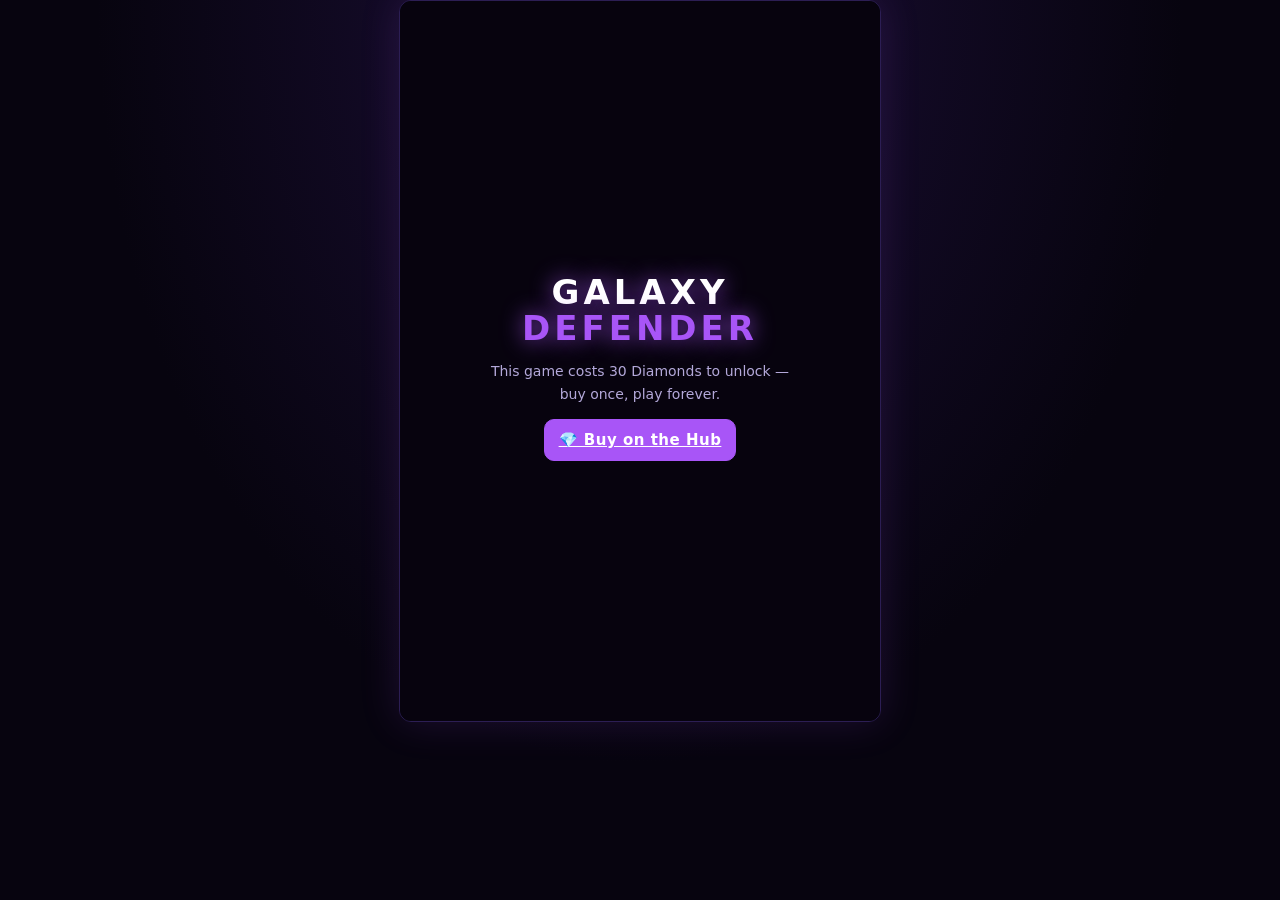
<file: games/galaxydefender/index.html>
<!DOCTYPE html>
<html lang="en">
<head>
<meta charset="UTF-8">
<meta name="viewport" content="width=device-width, initial-scale=1.0, maximum-scale=1.0, user-scalable=no">
<title>Galaxy Defender</title>
<link rel="stylesheet" href="style.css">
</head>
<body>
<div id="app">
  <div id="game-shell">
    <canvas id="game" width="480" height="720"></canvas>

    <!-- ============ HUD ============ -->
    <div id="hud" class="hidden">
      <div class="hud-top">
        <div class="hud-left">
          <div class="bar-row"><span class="bar-label">HP</span><div class="bar"><div id="hp-bar" class="bar-fill hp"></div></div><span id="hp-text" class="bar-num">100</span></div>
          <div class="bar-row"><span class="bar-label">SH</span><div class="bar"><div id="shield-bar" class="bar-fill sh"></div></div><span id="shield-text" class="bar-num">0</span></div>
          <div id="lives" class="lives"></div>
        </div>
        <div class="hud-right">
          <div class="hud-score">SCORE <span id="score">0</span></div>
          <div class="hud-credits">💎 <span id="credits-hud">0</span></div>
          <div class="hud-wave"><span id="stage-label">STAGE 1</span> · <span id="wave-label">WAVE 1</span></div>
          <div id="timer" class="hud-timer hidden">3:00</div>
        </div>
        <button id="pause-btn" class="hud-btn" aria-label="Pause">⏸</button>
      </div>
      <div id="combo" class="combo hidden"></div>
      <div id="powerup-timers" class="powerup-timers"></div>
      <div id="boss-bar-wrap" class="boss-bar-wrap hidden">
        <div id="boss-name" class="boss-name">BOSS</div>
        <div class="bar boss"><div id="boss-bar" class="bar-fill boss-fill"></div></div>
      </div>
    </div>

    <!-- ============ TOUCH CONTROLS ============ -->
    <div id="touch-controls" class="hidden">
      <div class="ab-row">
        <button id="ab-0" class="touch-btn ab" data-ab="0" aria-label="EMP"><span class="ab-ic"><svg viewBox="0 0 24 24" fill="none" aria-hidden="true"><circle cx="12" cy="12" r="10" stroke="currentColor" stroke-width="1.5" opacity=".45"/><path d="M13 3 6 13h5l-2 8 8-11h-5l1-7z" fill="currentColor"/></svg></span><span>EMP</span><b class="ab-cd"></b><i class="ab-charges"></i></button>
        <button id="ab-1" class="touch-btn ab" data-ab="1" aria-label="Nova Bomb"><span class="ab-ic"><svg viewBox="0 0 24 24" fill="currentColor" aria-hidden="true"><path d="M12 1l2 5 5-1-2 4.5L22 12l-5 2.5L19 19l-5-1-2 5-2-5-5 1 2-4.5L2 12l5-2.5L5 5l5 1z"/><circle cx="12" cy="12" r="3" fill="#0b1220"/></svg></span><span>NOVA</span><b class="ab-cd"></b><i class="ab-charges"></i></button>
        <button id="ab-2" class="touch-btn ab" data-ab="2" aria-label="Time Dilation"><span class="ab-ic"><svg viewBox="0 0 24 24" fill="none" aria-hidden="true"><circle cx="12" cy="12" r="9" stroke="currentColor" stroke-width="2"/><path d="M12 7v5l3.5 2" stroke="currentColor" stroke-width="2" stroke-linecap="round"/></svg></span><span>TIME</span><b class="ab-cd"></b><i class="ab-charges"></i></button>
        <button id="ab-3" class="touch-btn ab" data-ab="3" aria-label="Ally Ships"><span class="ab-ic"><svg viewBox="0 0 24 24" fill="currentColor" aria-hidden="true"><path d="M12 2l3.2 7.5h-6.4z"/><path d="M11.1 10.5h1.8V16h-1.8z"/><path d="M4.9 8l2.3 5.2H2.6z"/><path d="M4.1 14.2h1.6v3.3H4.1z"/><path d="M19.1 8l2.3 5.2h-4.6z"/><path d="M18.3 14.2h1.6v3.3h-1.6z"/></svg></span><span>ALLY</span><b class="ab-cd"></b><i class="ab-charges"></i></button>
      </div>
    </div>

    <!-- ============ MAIN MENU ============ -->
    <div id="menu" class="screen">
      <div class="logo">GALAXY<span>DEFENDER</span></div>
      <p class="tagline">Defend the galaxy. Survive the swarm. Slay the bosses.</p>
      <div class="menu-credits">💎 Credits: <strong id="menu-credits">0</strong></div>
      <div class="menu-btns">
        <button id="btn-play" class="btn primary">▶ PLAY</button>
        <button id="btn-continue" class="btn hidden">↻ CONTINUE RUN</button>
        <button id="btn-hangar" class="btn">🛸 HANGAR</button>
        <button id="btn-lab" class="btn">🔬 UPGRADES</button>
        <button id="btn-missions" class="btn">🎯 MISSIONS</button>
        <button id="btn-achievements" class="btn">🏆 ACHIEVEMENTS</button>
        <button id="btn-settings" class="btn">⚙️ SETTINGS</button>
        <button id="btn-howto" class="btn">❔ HOW TO PLAY</button>
      </div>
      <div class="panel hs-panel">
        <h3>🏅 TOP PILOTS</h3>
        <div id="highscores" class="highscores">No flights logged yet.</div>
      </div>
      <a class="hub-link" href="../">‹ Back to Arcade</a>
    </div>

    <!-- ============ MODE SELECT ============ -->
    <div id="screen-play" class="screen hidden">
      <h2 class="screen-title">SELECT MODE</h2>
      <div class="mode-list">
        <button class="mode-card" data-mode="campaign"><strong>📖 CAMPAIGN</strong><span>5 stages · 3 waves + boss each. Beat the Final Assault to win.</span></button>
        <button class="mode-card" data-mode="endless"><strong>♾️ ENDLESS SURVIVAL</strong><span>Waves forever. Bosses every 5 waves. How long can you last?</span></button>
        <button class="mode-card" data-mode="bossrush"><strong>👾 BOSS RUSH</strong><span>Boss after boss. No waves. Pure boss fights.</span></button>
        <button class="mode-card" data-mode="timeattack"><strong>⏱️ TIME ATTACK</strong><span>3 minutes. Score as much as you can before the clock ends.</span></button>
      </div>
      <button id="btn-play-back" class="btn ghost">‹ Back</button>
    </div>

    <!-- ============ HANGAR ============ -->
    <div id="screen-hangar" class="screen hidden">
      <h2 class="screen-title">🛸 HANGAR</h2>
      <div class="menu-credits">💎 Credits: <strong id="hangar-credits">0</strong></div>
      <canvas id="hangar-preview" width="220" height="110"></canvas>
      <h3 class="sub">SHIPS</h3>
      <div id="ship-list" class="card-list"></div>
      <h3 class="sub">WEAPONS</h3>
      <div id="weapon-list" class="card-list"></div>
      <button id="btn-hangar-back" class="btn ghost">‹ Back</button>
    </div>

    <!-- ============ LAB ============ -->
    <div id="screen-lab" class="screen hidden">
      <h2 class="screen-title">🔬 UPGRADE LAB</h2>
      <div class="menu-credits">💎 Credits: <strong id="lab-credits">0</strong></div>
      <p class="dim">Upgrades are permanent and apply to every run.</p>
      <div id="upgrade-list" class="card-list"></div>
      <button id="btn-lab-back" class="btn ghost">‹ Back</button>
    </div>

    <!-- ============ MISSIONS ============ -->
    <div id="screen-missions" class="screen hidden">
      <h2 class="screen-title">🎯 MISSIONS</h2>
      <div id="mission-list" class="card-list"></div>
      <button id="btn-missions-back" class="btn ghost">‹ Back</button>
    </div>

    <!-- ============ ACHIEVEMENTS ============ -->
    <div id="screen-achievements" class="screen hidden">
      <h2 class="screen-title">🏆 ACHIEVEMENTS</h2>
      <div id="achievement-list" class="card-list"></div>
      <button id="btn-achievements-back" class="btn ghost">‹ Back</button>
    </div>

    <!-- ============ SETTINGS ============ -->
    <div id="screen-settings" class="screen hidden">
      <h2 class="screen-title">⚙️ SETTINGS</h2>
      <div class="settings-list">
        <label class="set-row"><span>Sound</span><button id="set-sound-on" class="btn sm">OFF</button></label>
        <label class="set-row"><span>Sound volume</span><input id="set-sound-vol" type="range" min="0" max="100" value="70"></label>
        <label class="set-row"><span>Music volume</span><input id="set-music-vol" type="range" min="0" max="100" value="40"></label>
        <label class="set-row"><span>Auto-fire</span><button id="set-autofire" class="btn sm">ON</button></label>
        <label class="set-row"><span>Screen shake</span><button id="set-shake" class="btn sm">ON</button></label>
        <label class="set-row"><span>Graphics quality</span><button id="set-quality" class="btn sm">HIGH</button></label>
        <label class="set-row"><span>Reduced motion</span><button id="set-reduced" class="btn sm">OFF</button></label>
        <label class="set-row"><span>🧪 Test mode <b id="set-test-state">OFF</b></span><span class="test-wrap"><input id="set-test-code" type="password" placeholder="Special code" autocomplete="off"><button id="set-test-unlock" class="btn sm" type="button">Unlock</button></span></label>
      </div>
      <button id="btn-tutorial-again" class="btn">📖 Show tutorial again</button>
      <button id="btn-reset-save" class="btn danger">🗑️ Reset all save data</button>
      <button id="btn-settings-back" class="btn ghost">‹ Back</button>
    </div>

    <!-- ============ HOW TO PLAY ============ -->
    <div id="screen-howto" class="screen hidden">
      <h2 class="screen-title">❔ HOW TO PLAY</h2>
      <div class="howto">
        <p><strong>Move:</strong> WASD / Arrow keys, or drag anywhere on the screen on touch.</p>
        <p><strong>Fire:</strong> Automatic (Auto-fire). Hold Space to shoot if Auto-fire is off.</p>
        <p><strong>Abilities:</strong> Keys 1 / 2 / 3 / 4 or the on-screen buttons — EMP stuns, Nova Bomb deals huge damage, Time Dilation slows enemies, Ally Ships call 4 helpers that fight with you for 30 seconds (1-minute cooldown).</p>
        <p><strong>Pause:</strong> P or Esc. <strong>Mute:</strong> M.</p>
        <p><strong>Power-ups:</strong> <span class="pu-ic" style="color:#ffd166"><svg viewBox="0 0 24 24" fill="currentColor" aria-hidden="true"><path d="M12 2 15 13H9z"/><path d="M9 13 6 18h3z"/><path d="M15 13l3 5h-3z"/><path d="M10.5 13h3L12 20z"/></svg></span> Rapid Fire · <span class="pu-ic" style="color:#f87171"><svg viewBox="0 0 24 24" fill="none" aria-hidden="true"><circle cx="12" cy="12" r="6" stroke="currentColor" stroke-width="2"/><circle cx="12" cy="12" r="1.6" fill="currentColor"/><path d="M12 1v3M12 20v3M1 12h3M20 12h3" stroke="currentColor" stroke-width="2"/></svg></span> Damage ×2 · <span class="pu-ic" style="color:#4ade80"><svg viewBox="0 0 24 24" fill="currentColor" aria-hidden="true"><path d="M10 3h4v7h7v4h-7v7h-4v-7H3v-4h7z"/></svg></span> Repair +30 HP · <span class="pu-ic" style="color:#38bdf8"><svg viewBox="0 0 24 24" fill="none" aria-hidden="true"><path d="M12 2C15 4 19 4.5 19 4.5V11c0 6-3.5 9.5-7 11C8.5 20.5 5 17 5 11V4.5C5 4.5 9 4 12 2z" stroke="currentColor" stroke-width="2"/><path d="M8.5 11.5 11 14l4.5-5" stroke="currentColor" stroke-width="2" stroke-linecap="round" stroke-linejoin="round"/></svg></span> Shield +40 · <span class="pu-ic" style="color:#f472b6"><svg viewBox="0 0 24 24" fill="currentColor" aria-hidden="true"><path d="M13 2 5 13h5l-2 9 9-12h-5l1-8z"/></svg></span> Speed Boost.</p>
        <p><strong>Goal:</strong> Clear waves, beat bosses, earn credits, upgrade your ship. You have 3 lives per run. HP 0 loses a life.</p>
        <p><strong>Tip:</strong> Shields absorb damage first. Save Nova Bomb for bosses.</p>
      </div>
      <button id="btn-howto-tutorial" class="btn">📖 Show tutorial</button>
      <button id="btn-howto-back" class="btn ghost">‹ Back</button>
    </div>

    <!-- ============ PAUSE ============ -->
    <div id="screen-pause" class="screen overlay hidden">
      <h2 class="screen-title">⏸ PAUSED</h2>
      <div class="menu-btns">
        <button id="btn-resume" class="btn primary">▶ RESUME</button>
        <button id="btn-restart" class="btn">↻ RESTART RUN</button>
        <button id="btn-pause-sound" class="btn">🔇 SOUND: OFF</button>
        <button id="btn-pause-settings" class="btn">⚙️ SETTINGS</button>
        <button id="btn-quit" class="btn danger">✖ QUIT TO MENU</button>
      </div>
    </div>

    <!-- ============ STAGE CLEAR ============ -->
    <div id="screen-stageclear" class="screen overlay hidden">
      <h2 class="screen-title">✅ <span id="sc-title">STAGE 1 CLEAR!</span></h2>
      <div id="sc-stats" class="stats"></div>
      <div class="menu-btns">
        <button id="btn-next-stage" class="btn primary">➡ NEXT STAGE</button>
        <button id="btn-sc-menu" class="btn ghost">✖ MENU</button>
      </div>
    </div>

    <!-- ============ GAME OVER ============ -->
    <div id="screen-gameover" class="screen overlay hidden">
      <h2 class="screen-title">💥 <span id="go-title">GAME OVER</span></h2>
      <div class="stats">
        <div>Final Score: <strong id="go-score">0</strong></div>
        <div>Credits earned: <strong id="go-credits">0</strong></div>
        <div>Best: <strong id="go-best">0</strong></div>
      </div>
      <div class="panel hs-panel"><h3>🏅 TOP PILOTS</h3><div id="go-highscores" class="highscores"></div></div>
      <div class="menu-btns">
        <button id="btn-go-restart" class="btn primary">↻ PLAY AGAIN</button>
        <button id="btn-go-menu" class="btn ghost">✖ MENU</button>
      </div>
    </div>

    <!-- ============ VICTORY ============ -->
    <div id="screen-victory" class="screen overlay hidden">
      <h2 class="screen-title">🌟 GALAXY SAVED!</h2>
      <p class="tagline">You defeated the Void Leviathan and the galaxy is safe. Legendary piloting! But the war is not over — the campaign continues beyond Stage 5, and from Stage 15 it turns SUPER HARD.</p>
      <div class="stats">
        <div>Final Score: <strong id="vic-score">0</strong></div>
        <div>Credits earned: <strong id="vic-credits">0</strong></div>
      </div>
      <div class="menu-btns">
        <button id="btn-vic-continue" class="btn primary">➡ CONTINUE — STAGE 6</button>
        <button id="btn-vic-again" class="btn">↻ PLAY AGAIN</button>
        <button id="btn-vic-menu" class="btn ghost">✖ MENU</button>
      </div>
    </div>

    <!-- ============ TUTORIAL ============ -->
    <div id="tutorial-overlay" class="screen overlay hidden">
      <div class="panel tut-panel">
        <h2 class="screen-title">📖 TUTORIAL <span id="tut-step">1 / 4</span></h2>
        <div id="tut-text"></div>
        <div class="tut-nav">
          <button id="btn-tut-prev" class="btn sm">‹ Prev</button>
          <button id="btn-tut-next" class="btn sm primary">Next ›</button>
          <button id="btn-tut-done" class="btn sm">Got it ✓</button>
        </div>
      </div>
    </div>

    <div id="banner" class="banner hidden"></div>
    <div id="toasts" class="toasts"></div>

    <!-- Ownership lock (shown by the gate script when the account does not own the game) -->
    <div id="lock" class="overlay hidden">
      <div class="logo">GALAXY<span>DEFENDER</span></div>
      <p class="lock-sub">This game costs 30 Diamonds to unlock — buy once, play forever.</p>
      <a class="btn primary" href="../">💎 Buy on the Hub</a>
    </div>
  </div>
</div>

<script>
(function () {
  var SUPABASE_URL = "https://wbnllmrosehgdwqqwfgd.supabase.co";
  var SUPABASE_KEY = "sb_publishable_GdfRPeymhpIxb4M4bhbS6Q_mizvMA06";
  function locked() { document.getElementById("lock").classList.remove("hidden"); var m = document.getElementById("menu"); if (m) m.classList.add("hidden"); }
  function loadGame() { var s = document.createElement("script"); s.src = "game.js"; document.body.appendChild(s); }
  var u = "";
  try { u = JSON.parse(localStorage.getItem("gg_shop_user") || '""') || ""; } catch (e) {}
  if (!u) { locked(); return; }
  fetch(SUPABASE_URL + "/rest/v1/profiles?username=eq." + encodeURIComponent(String(u).toLowerCase()) + "&select=owned", { headers: { "apikey": SUPABASE_KEY, "Authorization": "Bearer " + SUPABASE_KEY } })
    .then(function (r) { return r.json(); }).then(function (rows) {
      var owned = Array.isArray(rows) && rows.length && Array.isArray(rows[0].owned) && rows[0].owned.indexOf("galaxy-defender") !== -1;
      if (owned) loadGame(); else locked();
    }).catch(function () { locked(); });
})();
</script>
</body>
</html>
</file>
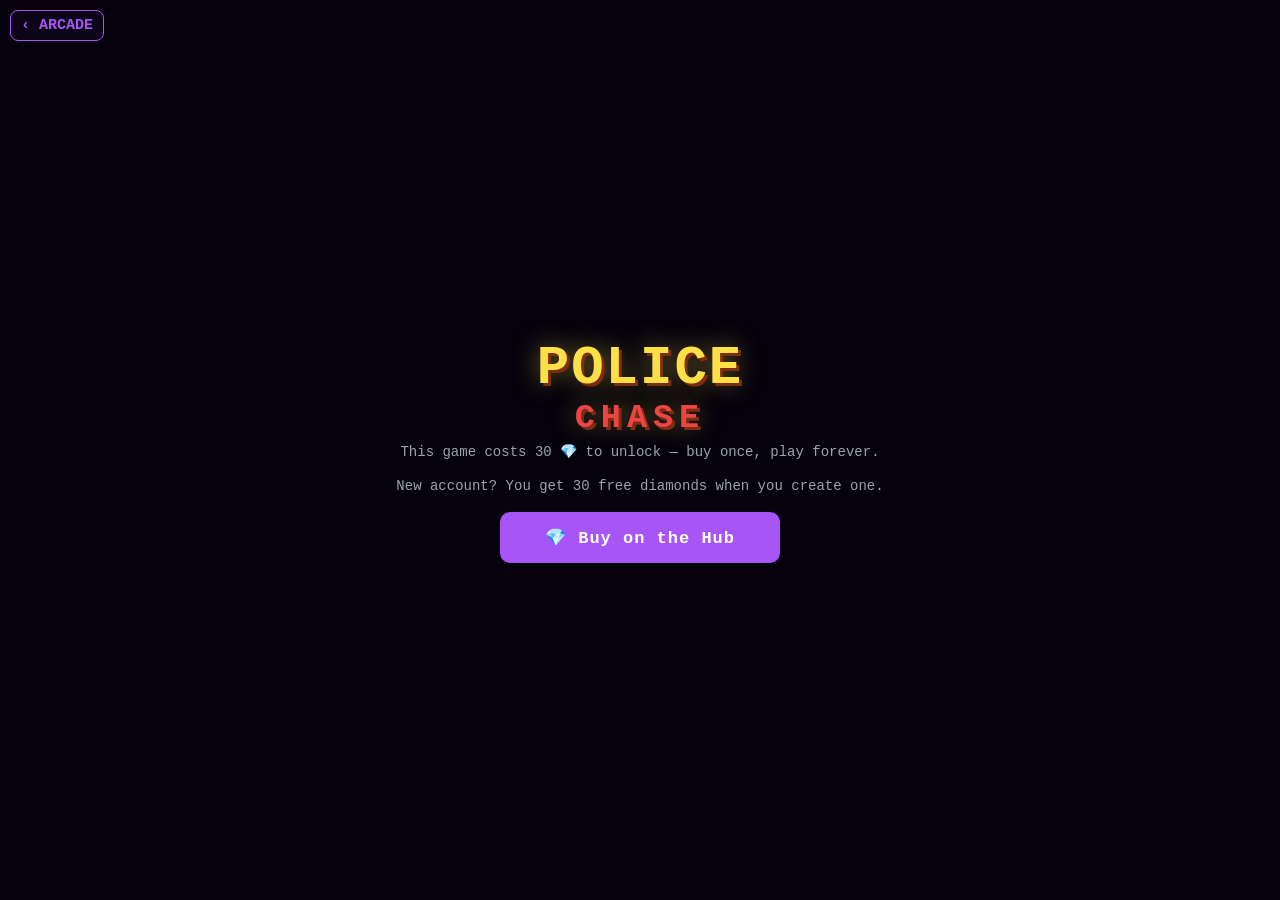
<file: games/policechase/index.html>
<!DOCTYPE html>
<html lang="en">
<head>
<meta charset="UTF-8">
<meta name="viewport" content="width=device-width, initial-scale=1.0, maximum-scale=1.0, user-scalable=no">
<title>Police Chase — Rafi's Mini Arcade</title>
<link rel="stylesheet" href="style.css">
</head>
<body>
<div id="game-wrap">
  <canvas id="game"></canvas>
  <a class="back-link" href="../">‹ ARCADE</a>

  <div id="chase-wrap" class="hidden">
    <div class="ctag">🚔 CHASE</div>
    <div id="chase-track"><div id="chase-fill"></div></div>
  </div>

  <div id="hud" class="hidden">
    <div class="hud-col">
      <div class="hud-row"><span class="label">SCORE</span><span id="hud-score" class="val">0</span></div>
      <div class="hud-row"><span class="label">BEST</span><span id="hud-best" class="val">0</span></div>
    </div>
    <div class="hud-col center">
      <div id="hud-speed"><span id="hud-speed-num">0</span><small> km/h</small></div>
      <div id="hud-dist">0 m</div>
    </div>
    <div class="hud-col right">
      <div id="hud-lives" aria-label="Lives"></div>
      <div id="hud-walls">WALL 0/3</div>
      <div id="hud-ammo" aria-label="Bullets">🔫 3/12</div>
      <button id="btn-pause" aria-label="Pause">❚❚</button>
    </div>
  </div>

  <div id="power-row"></div>

  <div id="touch-controls" class="hidden">
    <div class="tc-col">
      <button id="btn-back" aria-label="Move back">⬇</button>
      <button id="btn-left" aria-label="Move left">◀</button>
    </div>
    <button id="btn-fire" aria-label="Fire">🔫</button>
    <div class="tc-col">
      <button id="btn-fwd" aria-label="Move forward">⬆</button>
      <button id="btn-right" aria-label="Move right">▶</button>
    </div>
  </div>

  <div id="banner" class="hidden"></div>

  <div id="menu" class="overlay">
    <h1 class="title">POLICE<span>CHASE</span></h1>
    <p class="subtitle">Outrun the cops. Dodge the traffic. Don't get busted.</p>
    <div class="menu-btns">
      <button id="btn-start" class="big primary">▶ START ENGINE</button>
      <button id="btn-howto" class="big">HOW TO PLAY</button>
    </div>
    <button id="btn-sound">🔇 SOUND OFF</button>
  </div>

  <div id="howto" class="overlay hidden">
    <h1 class="title">HOW TO<span>PLAY</span></h1>
    <div class="howto-list">
      <div><b>← →</b> / <b>A D</b> or <b>swipe</b> — switch lanes</div>
      <div><b>P</b> — pause · <b>M</b> — sound</div>
      <div>🚔 Cops chase from behind — don't let them ram you</div>
      <div>💥 3 hits and you're busted</div>
      <div>🧱 Don't scrape the roadside walls — 3 hits and you're <b>ARRESTED</b></div>
      <div>🚀 Nitro — speed + double score</div>
      <div>🛡️ Shield — blocks one crash</div>
      <div>👻 Phase — drive through traffic</div>
      <div>❤️ Repair — restores 1 life</div>
      <div>🔫 Bullet — +1 bullet (max 12)</div>
      <div>Near misses earn bonus points!</div>
      <div>🔫 FIRE button / Space — shoot (hold to keep firing): start with 3 bullets, max 12 — collect 🔫 bullet pickups on the road. NPC +50, police +100, UFO +150, heli +100</div>
      <div>🛸 UFOs may try (and fail) to abduct you · 🚁 choppers drop slowing bombs</div>
    </div>
    <div class="menu-btns">
      <button id="btn-howto-back" class="big">‹ BACK</button>
    </div>
  </div>

  <div id="pause" class="overlay hidden">
    <h1 class="title">PAUSED</h1>
    <div class="menu-btns">
      <button id="btn-resume" class="big primary">▶ RESUME</button>
      <button id="btn-restart" class="big">↻ RESTART</button>
      <button id="btn-quit" class="big danger">QUIT TO MENU</button>
    </div>
  </div>

  <div id="over" class="overlay hidden">
    <h1 class="title" id="over-title">BUSTED!</h1>
    <p class="subtitle" id="over-sub">The cops finally caught you.</p>
    <div id="newbest" class="hidden">★ NEW BEST! ★</div>
    <div class="final-score">SCORE<b id="over-score">0</b></div>
    <div class="stat-line">DISTANCE <b id="over-dist">0 m</b> · BEST <b id="over-best">0</b></div>
    <div class="menu-btns">
      <button id="btn-again" class="big primary">↻ DRIVE AGAIN</button>
      <button id="btn-over-menu" class="big">‹ ARCADE MENU</button>
    </div>
  </div>

  <div id="lock" class="overlay hidden">
    <h1 class="title">POLICE<span>CHASE</span></h1>
    <p class="subtitle">This game costs 30 💎 to unlock — buy once, play forever.</p>
    <p class="subtitle">New account? You get 30 free diamonds when you create one.</p>
    <div class="menu-btns">
      <button class="big primary" onclick="window.location.href='../'">💎 Buy on the Hub</button>
    </div>
  </div>
</div>
<script>
/* Ownership gate: the game only loads if the logged-in Supabase
   account owns it (bought on the hub for 30 diamonds — one-time,
   works on any device). The publishable key below is PUBLIC by
   design (safe in browser code — Supabase docs). Not owned (or no
   account / offline) -> the lock screen shows and game.js never
   loads, so the game cannot start. */
(function () {
  var SUPABASE_URL = "https://wbnllmrosehgdwqqwfgd.supabase.co";
  var SUPABASE_KEY = "sb_publishable_GdfRPeymhpIxb4M4bhbS6Q_mizvMA06";
  function locked() {
    document.getElementById("lock").classList.remove("hidden");
    document.getElementById("menu").classList.add("hidden");
  }
  function loadGame() {
    var s = document.createElement("script");
    s.src = "game.js";
    document.body.appendChild(s);
  }
  var u = "";
  try { u = JSON.parse(localStorage.getItem("gg_shop_user") || '""') || ""; } catch (e) {}
  if (!u) { locked(); return; }
  fetch(SUPABASE_URL + "/rest/v1/profiles?username=eq." + encodeURIComponent(String(u).toLowerCase()) + "&select=owned", {
    headers: { "apikey": SUPABASE_KEY, "Authorization": "Bearer " + SUPABASE_KEY }
  }).then(function (r) { return r.json(); }).then(function (rows) {
    var owned = Array.isArray(rows) && rows.length && Array.isArray(rows[0].owned) && rows[0].owned.indexOf("police-chase") !== -1;
    if (owned) loadGame(); else locked();
  }).catch(function () { locked(); });
})();
</script>
</body>
</html>
</file>
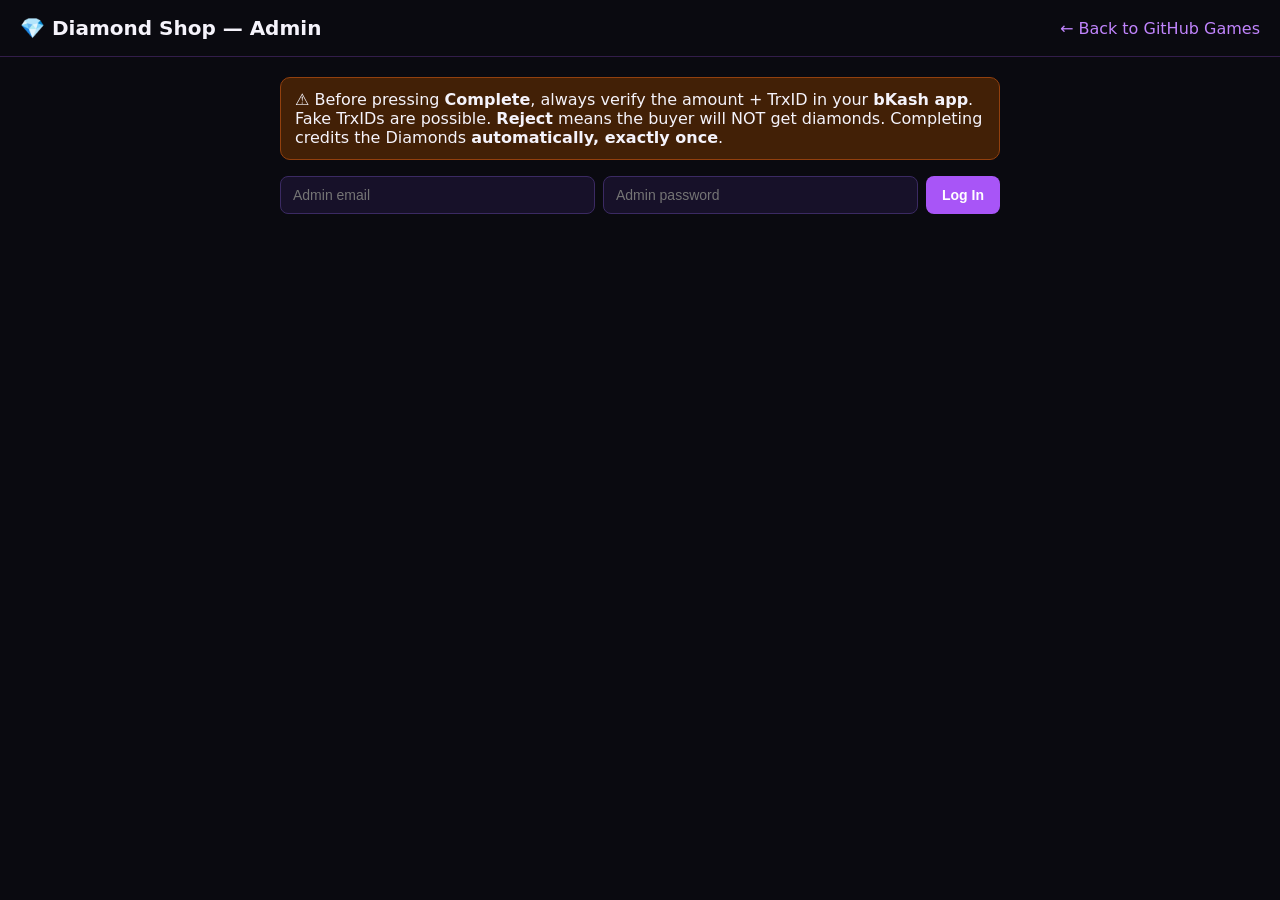
<file: games/admin.html>
<!DOCTYPE html>
<html lang="en">
<head>
<meta charset="UTF-8">
<meta name="viewport" content="width=device-width, initial-scale=1.0">
<title>Diamond Shop — Admin</title>
<meta name="robots" content="noindex, nofollow">
<link rel="icon" type="image/svg+xml" href="favicon.svg">
<style>
  * { box-sizing: border-box; }
  body { margin: 0; font-family: system-ui, -apple-system, sans-serif; background: #0a0a10; color: #f5f3fb; }
  header { display: flex; justify-content: space-between; align-items: center; gap: 12px; padding: 16px 20px; border-bottom: 1px solid rgba(168, 85, 247, 0.25); }
  header h1 { font-size: 20px; margin: 0; }
  header a { color: #c084fc; text-decoration: none; }
  main { max-width: 760px; margin: 0 auto; padding: 20px; }
  .dim { color: #a49ec0; }
  .sm { font-size: 13px; }
  .warn { background: #422006; border: 1px solid #92400e; border-radius: 10px; padding: 12px 14px; margin: 0 0 16px; }
  .login-row { display: flex; gap: 8px; flex-wrap: wrap; margin-bottom: 16px; }
  input { background: #171129; border: 1px solid #3b2a63; color: inherit; border-radius: 8px; padding: 10px 12px; font-size: 14px; flex: 1; min-width: 180px; }
  button { border: none; border-radius: 8px; padding: 10px 16px; font-size: 14px; font-weight: 700; cursor: pointer; }
  .btn-primary { background: #a855f7; color: #fff; }
  .btn-complete { background: #22c55e; color: #06280f; padding: 7px 12px; }
  .btn-reject { background: #ef4444; color: #fff; padding: 7px 12px; }
  .btn-ghost { background: #241a45; color: #f5f3fb; }
  button:disabled { opacity: .6; }
  .admin-row { display: flex; justify-content: space-between; align-items: center; gap: 10px; border-top: 1px solid rgba(168, 85, 247, 0.18); padding: 12px 0; flex-wrap: wrap; }
  .pill { border-radius: 999px; padding: 3px 10px; font-size: 12px; font-weight: 700; }
  .pill.pending { background: #422006; color: #fbbf24; }
  .pill.complete { background: #052e16; color: #4ade80; }
  .pill.rejected { background: #3f1d1d; color: #f87171; }
  .row-actions { display: flex; gap: 8px; }
  #status { min-height: 20px; margin: 0 0 12px; }
  #logout-row { display: flex; justify-content: space-between; align-items: center; gap: 10px; margin-bottom: 16px; }
  .mc-code { font-family: ui-monospace, monospace; font-size: 12.5px; background: #171129; border: 1px dashed rgba(168,85,247,.5); padding: 4px 8px; border-radius: 8px; word-break: break-all; }
</style>
</head>
<body>
<header>
  <h1>💎 Diamond Shop — Admin</h1>
  <a href="./">← Back to GitHub Games</a>
</header>
<main>
  <p class="warn">⚠️ Before pressing <strong>Complete</strong>, always verify the amount + TrxID in your <strong>bKash app</strong>. Fake TrxIDs are possible. <strong>Reject</strong> means the buyer will NOT get diamonds. Completing credits the Diamonds <strong>automatically, exactly once</strong>.</p>

  <!-- Login (Supabase Auth email + password — the admin account created in the Supabase dashboard) -->
  <div id="login-box">
    <div class="login-row">
      <input id="admin-email" type="email" placeholder="Admin email" autocomplete="username" aria-label="Admin email">
      <input id="admin-pass" type="password" placeholder="Admin password" autocomplete="current-password" aria-label="Admin password">
      <button class="btn-primary" id="admin-login">Log In</button>
    </div>
  </div>

  <!-- Orders (visible after login) -->
  <div id="orders-box" hidden>
    <div id="logout-row">
      <span class="dim sm">Logged in as <strong id="admin-who"></strong></span>
      <button class="btn-ghost" id="admin-logout">Log Out</button>
    </div>
    <p id="status" class="dim sm"></p>
    <div id="admin-orders"></div>
    <h3 style="margin:24px 0 4px">🎮 Minecraft Code Sales</h3>
    <p class="dim sm">Buyers of Minecraft redeem codes. The email is the buyer's — contact them if support is needed.</p>
    <div id="admin-mc-sales"></div>
  </div>
</main>
<script>
"use strict";
/* Admin dashboard for the Diamond Shop (Supabase backend).
   Login uses Supabase Auth (email + password). The access token
   lives only in memory — reload the page and you log in again.
   The publishable key below is PUBLIC by design (safe in browser
   code). Orders are readable only by authenticated users (RLS),
   and Complete/Reject run through atomic RPCs that only accept
   pending orders — so an order can never be credited twice. */
var SUPABASE_URL = "https://wbnllmrosehgdwqqwfgd.supabase.co";
var SUPABASE_KEY = "sb_publishable_GdfRPeymhpIxb4M4bhbS6Q_mizvMA06";
var accessToken = "";

function esc(s) { return String(s).replace(/[&<>"']/g, function (c) { return { "&": "&amp;", "<": "&lt;", ">": "&gt;", '"': "&quot;", "'": "&#39;" }[c]; }); }
function setStatus(t) { document.getElementById("status").textContent = t; }
function sbHeaders() {
  return { "apikey": SUPABASE_KEY, "Authorization": "Bearer " + (accessToken || SUPABASE_KEY), "Content-Type": "application/json" };
}
function rpc(fn, body) {
  return fetch(SUPABASE_URL + "/rest/v1/rpc/" + fn, { method: "POST", headers: sbHeaders(), body: JSON.stringify(body || {}) })
    .then(function (r) { return r.json().then(function (j) { return { ok: r.ok, data: j }; }); });
}
function render(orders) {
  var el = document.getElementById("admin-orders");
  if (!orders.length) { el.innerHTML = '<p class="dim">No orders yet.</p>'; return; }
  orders.sort(function (a, b) {
    var rank = { pending: 0, complete: 1, rejected: 2 };
    var ra = rank[a.status] == null ? 3 : rank[a.status], rb = rank[b.status] == null ? 3 : rank[b.status];
    return ra - rb || String(b.created_at || "").localeCompare(String(a.created_at || ""));
  });
  el.innerHTML = orders.map(function (o) {
    var when = o.created_at ? new Date(o.created_at).toLocaleString() : "";
    var btns = o.status === "pending"
      ? '<div class="row-actions"><button class="btn-complete" data-complete="' + esc(o.id) + '" data-amt="' + o.amount + '" data-trx="' + esc(o.trxid) + '" data-phone="' + esc(o.phone || "") + '" data-user="' + esc(o.username) + '" data-diamonds="' + o.diamonds + '">Complete</button>' +
        '<button class="btn-reject" data-reject="' + esc(o.id) + '">Reject</button></div>'
      : "";
    return '<div class="admin-row"><div><strong>' + esc(o.username) + "</strong> — 💎 " + o.diamonds + " · ৳" + o.amount +
      '<br><span class="dim sm">📱 ' + esc(o.phone || "—") + " · " + esc(o.trxid) + " · " + esc(when) + " · " + esc(o.id) + "</span></div>" +
      '<span class="pill ' + esc(o.status) + '">' + esc(o.status) + "</span>" + btns + "</div>";
  }).join("");
}
function loadOrders(silent) {
  if (!accessToken) return;
  if (!silent) setStatus("Loading…");
  fetch(SUPABASE_URL + "/rest/v1/orders?select=*&order=created_at.desc", { headers: sbHeaders() })
    .then(function (r) { return r.json().then(function (j) { return { ok: r.ok, data: j }; }); })
    .then(function (res) {
      if (!res.ok) {
        setStatus(res.data && res.data.message ? res.data.message : "Could not load orders. Your session may have expired — log in again.");
        return;
      }
      if (!silent) setStatus("Showing " + res.data.length + " order(s). Auto-refresh every 30s.");
      render(res.data || []);
    })
    .catch(function () { setStatus("Could not reach the server. Try again."); });
}
document.getElementById("admin-login").addEventListener("click", function () {
  var email = document.getElementById("admin-email").value.trim();
  var pass = document.getElementById("admin-pass").value;
  if (!email || !pass) { alert("Enter your admin email and password."); return; }
  var btn = document.getElementById("admin-login"); btn.disabled = true; btn.textContent = "Logging in…";
  fetch(SUPABASE_URL + "/auth/v1/token?grant_type=password", {
    method: "POST",
    headers: { "apikey": SUPABASE_KEY, "Content-Type": "application/json" },
    body: JSON.stringify({ email: email, password: pass })
  }).then(function (r) { return r.json().then(function (j) { return { ok: r.ok, data: j }; }); })
    .then(function (res) {
      btn.disabled = false; btn.textContent = "Log In";
      if (!res.ok || !res.data.access_token) {
        alert("Login failed — check your email and password.");
        return;
      }
      accessToken = res.data.access_token;
      document.getElementById("admin-pass").value = "";
      document.getElementById("login-box").hidden = true;
      document.getElementById("orders-box").hidden = false;
      document.getElementById("admin-who").textContent = email;
      loadOrders(false); loadMcSales();
    })
    .catch(function () {
      btn.disabled = false; btn.textContent = "Log In";
      alert("Could not reach the server. Try again.");
    });
});
document.getElementById("admin-logout").addEventListener("click", function () {
  accessToken = "";
  document.getElementById("orders-box").hidden = true;
  document.getElementById("login-box").hidden = false;
  document.getElementById("admin-orders").innerHTML = "";
  document.getElementById("admin-mc-sales").innerHTML = "";
});
document.getElementById("admin-orders").addEventListener("click", function (e) {
  var comp = e.target.closest ? e.target.closest("[data-complete]") : null;
  var rej = e.target.closest ? e.target.closest("[data-reject]") : null;
  if (comp) {
    var id = comp.getAttribute("data-complete");
    if (!confirm("Mark order Complete?\nOnly continue if you verified ৳" + comp.getAttribute("data-amt") + " / TrxID " + comp.getAttribute("data-trx") + " from " + (comp.getAttribute("data-phone") || "—") + " in your bKash app.\n\nThis will add 💎" + comp.getAttribute("data-diamonds") + " to " + comp.getAttribute("data-user") + " automatically.")) return;
    rpc("complete_order", { p_order_id: id }).then(function (res) {
      if (!res.ok) { setStatus(res.data && res.data.message ? res.data.message : "Could not complete."); return; }
      setStatus("Order completed — Diamonds credited to " + comp.getAttribute("data-user") + ".");
      loadOrders(true);
    }).catch(function () { setStatus("Could not reach the server."); });
  } else if (rej) {
    var rid = rej.getAttribute("data-reject");
    if (!confirm("Reject this order?\nThe buyer will NOT get any diamonds. This cannot be undone.")) return;
    rpc("reject_order", { p_order_id: rid }).then(function (res) {
      if (!res.ok) { setStatus(res.data && res.data.message ? res.data.message : "Could not reject."); return; }
      setStatus("Order rejected.");
      loadOrders(true);
    }).catch(function () { setStatus("Could not reach the server."); });
  }
});
function renderMcSales(rows) {
  var el = document.getElementById("admin-mc-sales");
  if (!rows.length) { el.innerHTML = '<p class="dim">No Minecraft code sales yet.</p>'; return; }
  el.innerHTML = rows.map(function (o) {
    var when = o.sold_at ? new Date(o.sold_at).toLocaleString() : "";
    return '<div class="admin-row"><div><strong>' + esc(o.buyer_username || "") + '</strong> — 🎮 Minecraft Code<br><span class="dim sm">📧 ' + esc(o.buyer_email || "—") + " · " + esc(when) + '</span></div><span class="mc-code">' + esc(o.code) + "</span></div>";
  }).join("");
}
function loadMcSales() {
  if (!accessToken) return;
  fetch(SUPABASE_URL + "/rest/v1/mc_codes?select=code,buyer_username,buyer_email,sold_at&status=eq.sold&order=sold_at.desc", { headers: sbHeaders() })
    .then(function (r) { return r.json().then(function (j) { return { ok: r.ok, data: j }; }); })
    .then(function (res) { if (res.ok && Array.isArray(res.data)) renderMcSales(res.data); })
    .catch(function () {});
}
setInterval(function () { if (accessToken) { loadOrders(true); loadMcSales(); } }, 30000);
</script>
</body>
</html>
</file>
<file: games/galaxydefender/style.css>
/* Galaxy Defender — neon sci-fi UI, no external assets */
* { box-sizing: border-box; -webkit-tap-highlight-color: transparent; }
html, body { margin: 0; padding: 0; background: #07040f; color: #f5f3fb; font-family: system-ui, -apple-system, "Segoe UI", sans-serif; overscroll-behavior: none; }
#app { min-height: 100dvh; display: flex; align-items: flex-start; justify-content: center; background: radial-gradient(ellipse at 50% 0%, #1c0f38 0%, #07040f 60%); }
#game-shell { position: relative; overflow: hidden; background: #07040f; border: 1px solid #2c1e54; border-radius: 12px; box-shadow: 0 0 40px rgba(168, 85, 247, 0.15); touch-action: none; user-select: none; }
#game { display: block; width: 100%; height: 100%; }
.hidden { display: none !important; }

/* ---------- screens ---------- */
.screen { position: absolute; inset: 0; overflow-y: auto; padding: 20px 18px 28px; background: rgba(7, 4, 15, 0.82); display: flex; flex-direction: column; align-items: stretch; gap: 12px; z-index: 20; }
.screen.overlay { background: rgba(7, 4, 15, 0.78); justify-content: center; }
/* Pause menu sits at the very top of the screen, small gap above it. */
#screen-pause { justify-content: flex-start; padding-top: 18px; }
.screen-title { margin: 6px 0 2px; font-size: 24px; letter-spacing: 3px; text-align: center; color: #d8b4fe; text-shadow: 0 0 14px rgba(168, 85, 247, 0.6); }
.logo { font-size: 34px; font-weight: 900; letter-spacing: 4px; text-align: center; line-height: 1.05; margin-top: 14px; color: #fff; text-shadow: 0 0 22px rgba(168, 85, 247, 0.8); }
.logo span { display: block; color: #a855f7; }
.tagline { text-align: center; color: #b3a8d9; font-size: 13px; margin: 0; }
.menu-credits { text-align: center; font-size: 15px; color: #ffd166; }
.menu-btns { display: flex; flex-direction: column; gap: 8px; }
.btn { border: 1px solid #a855f7; background: rgba(168, 85, 247, 0.12); color: #f5f3fb; border-radius: 10px; padding: 11px 14px; font-size: 15px; font-weight: 700; cursor: pointer; letter-spacing: 0.5px; transition: background 0.15s, transform 0.1s; }
.btn:hover { background: rgba(168, 85, 247, 0.28); }
.btn:active { transform: scale(0.98); }
.btn.primary { background: #a855f7; color: #ffffff; border-color: #a855f7; }
.btn.ghost { background: transparent; border-color: #3b2a63; color: #b3a8d9; }
.btn.danger { border-color: #ef4444; background: rgba(239, 68, 68, 0.14); color: #fca5a5; }
.btn.sm { padding: 6px 10px; font-size: 13px; }
.btn:disabled { opacity: 0.45; cursor: not-allowed; }
.panel { background: rgba(24, 16, 48, 0.9); border: 1px solid #2c1e54; border-radius: 12px; padding: 12px 14px; }
.hs-panel h3 { margin: 0 0 6px; font-size: 14px; color: #ffd166; }
.highscores { font-size: 13px; color: #d9d2f2; line-height: 1.7; }
.highscores .hs-row { display: flex; justify-content: space-between; gap: 8px; }
.hub-link { text-align: center; color: #a855f7; text-decoration: none; font-size: 13px; margin-top: 2px; }
.dim { color: #a49ec0; font-size: 13px; }
.sub { margin: 8px 0 0; font-size: 15px; color: #d8b4fe; letter-spacing: 2px; }

/* ---------- mode cards / item cards ---------- */
.mode-list, .card-list { display: flex; flex-direction: column; gap: 10px; }
.mode-card { text-align: left; background: rgba(24, 16, 48, 0.9); border: 1px solid #2c1e54; border-radius: 12px; padding: 12px 14px; color: #f5f3fb; cursor: pointer; }
.mode-card strong { display: block; font-size: 16px; color: #d8b4fe; margin-bottom: 4px; }
.mode-card span { font-size: 13px; color: #b3a8d9; }
.mode-card:hover { border-color: #a855f7; }
.item-card { background: rgba(24, 16, 48, 0.9); border: 1px solid #2c1e54; border-radius: 12px; padding: 11px 12px; }
.item-card.selected { border-color: #a855f7; box-shadow: 0 0 12px rgba(168, 85, 247, 0.35); }
.item-card h4 { margin: 0 0 4px; font-size: 15px; }
.item-card p { margin: 0 0 6px; font-size: 12px; color: #b3a8d9; }
.item-card .row { display: flex; align-items: center; justify-content: space-between; gap: 8px; }
.statbar { display: flex; align-items: center; gap: 6px; font-size: 11px; color: #b3a8d9; margin: 2px 0; }
.statbar .track { flex: 1; height: 6px; background: #2c1e54; border-radius: 3px; overflow: hidden; }
.statbar .fill { height: 100%; background: #a855f7; border-radius: 3px; }
.pips { letter-spacing: 2px; font-size: 14px; color: #ffd166; }
.pips .off { color: #3b2a63; }
.progress { height: 8px; background: #2c1e54; border-radius: 4px; overflow: hidden; margin: 4px 0; }
.progress .fill { height: 100%; background: #4ade80; }
.ach { opacity: 0.85; }
.ach.unlocked { border-color: #4ade80; }
.ach .badge { font-size: 20px; }
.settings-list { display: flex; flex-direction: column; gap: 10px; }
.set-row { display: flex; align-items: center; justify-content: space-between; gap: 10px; background: rgba(24, 16, 48, 0.9); border: 1px solid #2c1e54; border-radius: 10px; padding: 10px 12px; font-size: 14px; }
.set-row input[type="range"] { flex: 1; max-width: 180px; accent-color: #a855f7; }
.set-row .test-wrap { display: inline-flex; gap: 6px; align-items: center; }
#set-test-code { background: rgba(10, 10, 16, 0.8); border: 1px solid #2c1e54; border-radius: 8px; color: #f5f3fb; padding: 7px 9px; width: 128px; font-size: 13px; }
#set-test-code:focus { outline: none; border-color: #a855f7; }
.howto { font-size: 14px; line-height: 1.6; color: #d9d2f2; }
.howto p { margin: 0 0 10px; }
.stats { text-align: center; font-size: 16px; line-height: 1.9; }
.tut-panel { max-width: 92%; margin: auto; }
.tut-panel p { font-size: 15px; line-height: 1.6; }
.tut-nav { display: flex; gap: 8px; justify-content: space-between; margin-top: 12px; }
#hangar-preview { width: 220px; height: 110px; align-self: center; background: #0d0718; border: 1px solid #2c1e54; border-radius: 10px; }

/* ---------- HUD ---------- */
#hud { position: absolute; inset: 0; pointer-events: none; z-index: 10; padding: 10px; }
.hud-top { display: flex; justify-content: space-between; gap: 10px; align-items: flex-start; }
.hud-left { flex: 1; }
.bar-row { display: flex; align-items: center; gap: 5px; margin-bottom: 4px; }
.bar-label { font-size: 10px; font-weight: 800; width: 16px; color: #b3a8d9; }
.bar { flex: 1; max-width: 150px; height: 10px; background: rgba(18, 10, 38, 0.85); border: 1px solid #2c1e54; border-radius: 5px; overflow: hidden; }
.bar-fill { height: 100%; transition: width 0.15s; }
.bar-fill.hp { background: linear-gradient(90deg, #22c55e, #4ade80); }
.bar-fill.sh { background: linear-gradient(90deg, #a855f7, #d8b4fe); }
.bar-fill.boss-fill { background: linear-gradient(90deg, #ef4444, #f97316); }
.bar.boss { max-width: none; height: 12px; }
.bar-num { font-size: 11px; min-width: 26px; }
.lives { font-size: 15px; letter-spacing: 2px; margin-top: 2px; }
.hud-right { text-align: right; font-size: 12px; line-height: 1.5; margin-top: 4px; }
.hud-score { font-size: 15px; font-weight: 800; color: #fff; }
.hud-credits { color: #ffd166; font-weight: 700; }
.hud-wave { color: #b3a8d9; }
.hud-timer { font-size: 18px; font-weight: 800; color: #f87171; }
.combo { position: absolute; top: 74px; left: 50%; transform: translateX(-50%); font-size: 20px; font-weight: 900; color: #ffd166; text-shadow: 0 0 12px rgba(255, 209, 102, 0.8); }
.powerup-timers { position: absolute; top: 104px; left: 10px; display: flex; flex-direction: column; gap: 3px; font-size: 12px; }
.pu-tag { background: rgba(18, 10, 38, 0.85); border: 1px solid #a855f7; border-radius: 6px; padding: 2px 7px; }
.boss-bar-wrap { position: absolute; top: 102px; left: 50%; transform: translateX(-50%); width: 58%; text-align: center; }
.boss-name { font-size: 12px; font-weight: 800; color: #fca5a5; letter-spacing: 2px; margin-bottom: 3px; }
.hud-btn { pointer-events: auto; background: rgba(10, 16, 34, 0.8); border: 1px solid #3b2a63; border-radius: 8px; color: #f5f3fb; font-size: 16px; width: 34px; height: 34px; flex-shrink: 0; cursor: pointer; }

/* ---------- touch controls ---------- */
/* Touch controls overlay the bottom of the full-screen game
   (compact strip; only the buttons themselves take touches). */
#touch-controls { position: fixed; left: 0; right: 0; bottom: 0; height: 92px; pointer-events: none; z-index: 11; touch-action: none; }
.touch-btn { pointer-events: auto; border: 2px solid rgba(168, 85, 247, 0.6); background: rgba(10, 16, 34, 0.6); color: #fff; border-radius: 50%; cursor: pointer; display: flex; flex-direction: column; align-items: center; justify-content: center; gap: 1px; font-size: 20px; position: relative; }
.touch-btn span { font-size: 9px; font-weight: 800; letter-spacing: 1px; }
.touch-btn:active { background: rgba(168, 85, 247, 0.35); }
.touch-btn .ab-cd { position: absolute; inset: 0; display: flex; align-items: center; justify-content: center; font-size: 12px; font-weight: 900; color: #fff; background: rgba(0, 0, 0, 0.55); border-radius: 50%; }
.touch-btn .ab-charges { position: absolute; top: -4px; right: -2px; font-style: normal; font-size: 10px; background: #a855f7; color: #ffffff; border-radius: 8px; padding: 0 5px; font-weight: 800; }
.ab-row { position: absolute; right: 12px; bottom: 10px; display: flex; gap: 7px; }
.ab-row .ab { width: 46px; height: 46px; font-size: 16px; }
.ab-ic { display: inline-flex; width: 17px; height: 17px; }
.ab-ic svg { width: 100%; height: 100%; }
.pu-ic { display: inline-flex; width: 16px; height: 16px; vertical-align: -3px; margin: 0 1px; }
.pu-ic svg { width: 100%; height: 100%; }

/* ---------- banner / toasts ---------- */
.banner { position: absolute; top: 38%; left: 50%; transform: translate(-50%, -50%); z-index: 15; font-size: 26px; font-weight: 900; letter-spacing: 3px; text-align: center; color: #fff; text-shadow: 0 0 18px rgba(168, 85, 247, 0.9); pointer-events: none; white-space: nowrap; }
.banner.warn { color: #fca5a5; text-shadow: 0 0 18px rgba(239, 68, 68, 0.9); }
.toasts { position: absolute; top: auto; bottom: 12px; left: 12px; transform: none; z-index: 16; display: flex; flex-direction: column; gap: 6px; align-items: flex-start; pointer-events: none; }
.toast { background: rgba(10, 16, 34, 0.92); border: 1px solid #a855f7; border-radius: 8px; padding: 7px 12px; font-size: 13px; font-weight: 700; white-space: nowrap; animation: toast-in 0.2s ease; pointer-events: auto; cursor: pointer; transition: opacity 0.3s; }
.toast-out { opacity: 0; }
@keyframes toast-in { from { opacity: 0; transform: translateY(-6px); } to { opacity: 1; transform: none; } }

@media (prefers-reduced-motion: reduce) {
  .toast { animation: none; }
}

/* ---------- main menu: official art background (dimmed) + lock ---------- */
#menu { background: linear-gradient(rgba(7, 4, 15, 0.78), rgba(7, 4, 15, 0.88)), url("[data-uri]") center/cover no-repeat; }
#lock { position: absolute; inset: 0; z-index: 30; display: flex; flex-direction: column; align-items: center; justify-content: center; gap: 14px; background: rgba(7, 4, 15, 0.92); text-align: center; padding: 28px; }
#lock .lock-sub { color: #b3a8d9; font-size: 14px; line-height: 1.6; max-width: 300px; margin: 0; }
</file>
<file: games/policechase/style.css>
/* Police Chase — retro arcade theme (matches Rafi's Mini Arcade hub) */
* { margin: 0; padding: 0; box-sizing: border-box; -webkit-tap-highlight-color: transparent; }
html, body { height: 100%; overflow: hidden; background: #07040f; }
body {
  font-family: "Courier New", ui-monospace, monospace;
  color: #e5e7eb; user-select: none; -webkit-user-select: none;
  touch-action: none; overscroll-behavior: none;
}
#game-wrap { position: fixed; inset: 0; }
#game { position: absolute; inset: 0; display: block; }
.hidden { display: none !important; }

/* ---------- back link ---------- */
.back-link {
  position: absolute; top: 10px; left: 10px; z-index: 40;
  color: #a855f7; text-decoration: none; font-weight: bold; font-size: 15px;
  background: rgba(14,7,30,0.66); border: 1px solid #a855f7; border-radius: 8px;
  padding: 6px 10px;
}

/* ---------- HUD ---------- */
#hud {
  position: absolute; top: 0; left: 0; right: 0; z-index: 20;
  display: flex; justify-content: space-between; align-items: flex-start;
  padding: 44px 10px 0; pointer-events: none;
  text-shadow: 2px 2px 0 #000;
}
.hud-col { display: flex; flex-direction: column; gap: 2px; min-width: 86px; }
.hud-col.right { align-items: flex-end; }
.hud-col.center { align-items: center; }
.hud-row { display: flex; justify-content: space-between; gap: 8px; font-size: 13px; }
.hud-row .label { color: #9ca3af; }
.hud-row .val { color: #fff; font-weight: bold; }
#hud-speed { font-size: 30px; font-weight: bold; color: #fde047; line-height: 1; }
#hud-speed small { font-size: 12px; color: #9ca3af; }
#hud-dist { font-size: 12px; color: #9ca3af; }
#hud-lives { font-size: 17px; letter-spacing: 2px; }
#hud-walls { font-size: 12px; margin-top: 2px; color: #fbbf24; text-shadow: 1px 1px 0 #000; }
#btn-pause {
  pointer-events: auto; margin-top: 6px;
  background: rgba(14,7,30,0.66); border: 1px solid #a855f7; color: #a855f7;
  border-radius: 8px; font-size: 15px; padding: 6px 12px; cursor: pointer;
}
/* chase meter */
#chase-wrap {
  position: absolute; top: 8px; left: 50%; transform: translateX(-50%);
  width: min(46vw, 260px); z-index: 20; pointer-events: none;
}
#chase-wrap .ctag {
  font-size: 10px; color: #f87171; text-align: center; letter-spacing: 2px;
  text-shadow: 1px 1px 0 #000; margin-bottom: 2px;
}
#chase-track { height: 8px; background: rgba(0,0,0,0.6); border: 1px solid #7f1d1d; border-radius: 5px; overflow: hidden; }
#chase-fill {
  height: 100%; width: 0%;
  background: linear-gradient(90deg, #fbbf24, #ef4444);
  transition: width 0.15s;
}
#chase-wrap.hot .ctag { animation: blink 0.4s infinite; color: #ef4444; }
@keyframes blink { 50% { opacity: 0.25; } }
/* power-up chips */
#power-row {
  position: absolute; top: 118px; left: 10px; z-index: 20;
  display: flex; flex-direction: column; gap: 4px; pointer-events: none;
}
.pchip {
  font-size: 11px; font-weight: bold; background: rgba(0,0,0,0.6);
  border: 1px solid; border-radius: 6px; padding: 3px 8px;
}

/* ---------- touch controls ---------- */
#touch-controls {
  position: absolute; bottom: 0; left: 0; right: 0; z-index: 25;
  display: flex; justify-content: space-between; align-items: flex-end;
  padding: 0 14px calc(14px + env(safe-area-inset-bottom));
  pointer-events: none;
}
.tc-col { display: flex; flex-direction: column; gap: 10px; }
#touch-controls button {
  pointer-events: auto; width: 74px; height: 74px; border-radius: 50%;
  font-size: 28px; color: #a855f7; background: rgba(14,7,30,0.55);
  border: 2px solid #a855f7; cursor: pointer;
}
#touch-controls button:active { background: rgba(168,85,247,0.35); }
#btn-fire { border-color: #f87171; color: #f87171; width: 64px; height: 64px; font-size: 26px; }
#btn-fire:active { background: rgba(248,113,113,0.35); }

/* ---------- center banner ---------- */
#banner {
  position: absolute; top: 34%; left: 0; right: 0; z-index: 30;
  text-align: center; font-size: clamp(26px, 7vw, 46px); font-weight: bold;
  text-shadow: 3px 3px 0 #000, 0 0 18px currentColor; pointer-events: none;
}
#banner.pop { animation: pop 1.1s ease-out; }
@keyframes pop {
  0% { transform: scale(0.4); opacity: 0; }
  18% { transform: scale(1.15); opacity: 1; }
  30% { transform: scale(1); }
  75% { opacity: 1; } 100% { opacity: 0; }
}

/* ---------- overlays ---------- */
.overlay {
  position: absolute; inset: 0; z-index: 35;
  display: flex; flex-direction: column; align-items: center; justify-content: center;
  background: rgba(6,3,14,0.9); text-align: center; padding: 20px;
}
.overlay h1.title {
  font-size: clamp(30px, 8vw, 54px); color: #fde047; letter-spacing: 2px;
  text-shadow: 3px 3px 0 #7c2d12, 0 0 24px rgba(253,224,71,0.5); margin-bottom: 6px;
}
.overlay h1.title span { display: block; color: #ef4444; font-size: 0.62em; letter-spacing: 6px; }
.subtitle { color: #9ca3af; font-size: 14px; margin-bottom: 18px; }
.menu-btns { display: flex; flex-direction: column; gap: 10px; width: min(78vw, 280px); }
button.big {
  font-family: inherit; font-size: 17px; font-weight: bold; letter-spacing: 1px;
  padding: 13px; border-radius: 10px; cursor: pointer;
  background: #1e1438; color: #a855f7; border: 2px solid #a855f7;
}
button.big:active { transform: scale(0.97); }
button.big.primary { background: #a855f7; color: #ffffff; }
button.big.danger { border-color: #ef4444; color: #ef4444; }
#btn-sound { margin-top: 14px; background: none; border: 1px solid #4b5563; color: #9ca3af;
  border-radius: 8px; padding: 8px 14px; font-family: inherit; font-size: 13px; cursor: pointer; }
#btn-sound.on { border-color: #4ade80; color: #4ade80; }
.howto-list { text-align: left; font-size: 13.5px; line-height: 1.75; color: #d1d5db;
  max-width: 330px; margin-bottom: 18px; }
.howto-list b { color: #fde047; }
.final-score { font-size: 15px; color: #9ca3af; margin-bottom: 4px; }
.final-score b { color: #fff; font-size: 30px; display: block; }
#over.arrested { animation: arrestFlash 0.9s infinite; }
@keyframes arrestFlash {
  0%, 100% { box-shadow: inset 0 0 140px rgba(239,68,68,0.45); }
  50% { box-shadow: inset 0 0 140px rgba(59,130,246,0.45); }
}
#newbest {
  color: #4ade80; font-weight: bold; font-size: 16px; margin: 6px 0;
  animation: blink 0.7s infinite;
}
.stat-line { color: #9ca3af; font-size: 13px; margin-bottom: 14px; }
.stat-line b { color: #fff; }

/* small screens */
@media (max-height: 560px) {
  #hud { padding-top: 38px; }
  #hud-speed { font-size: 22px; }
  .overlay h1.title { font-size: 30px; }
  button.big { padding: 10px; font-size: 15px; }
}
</file>
